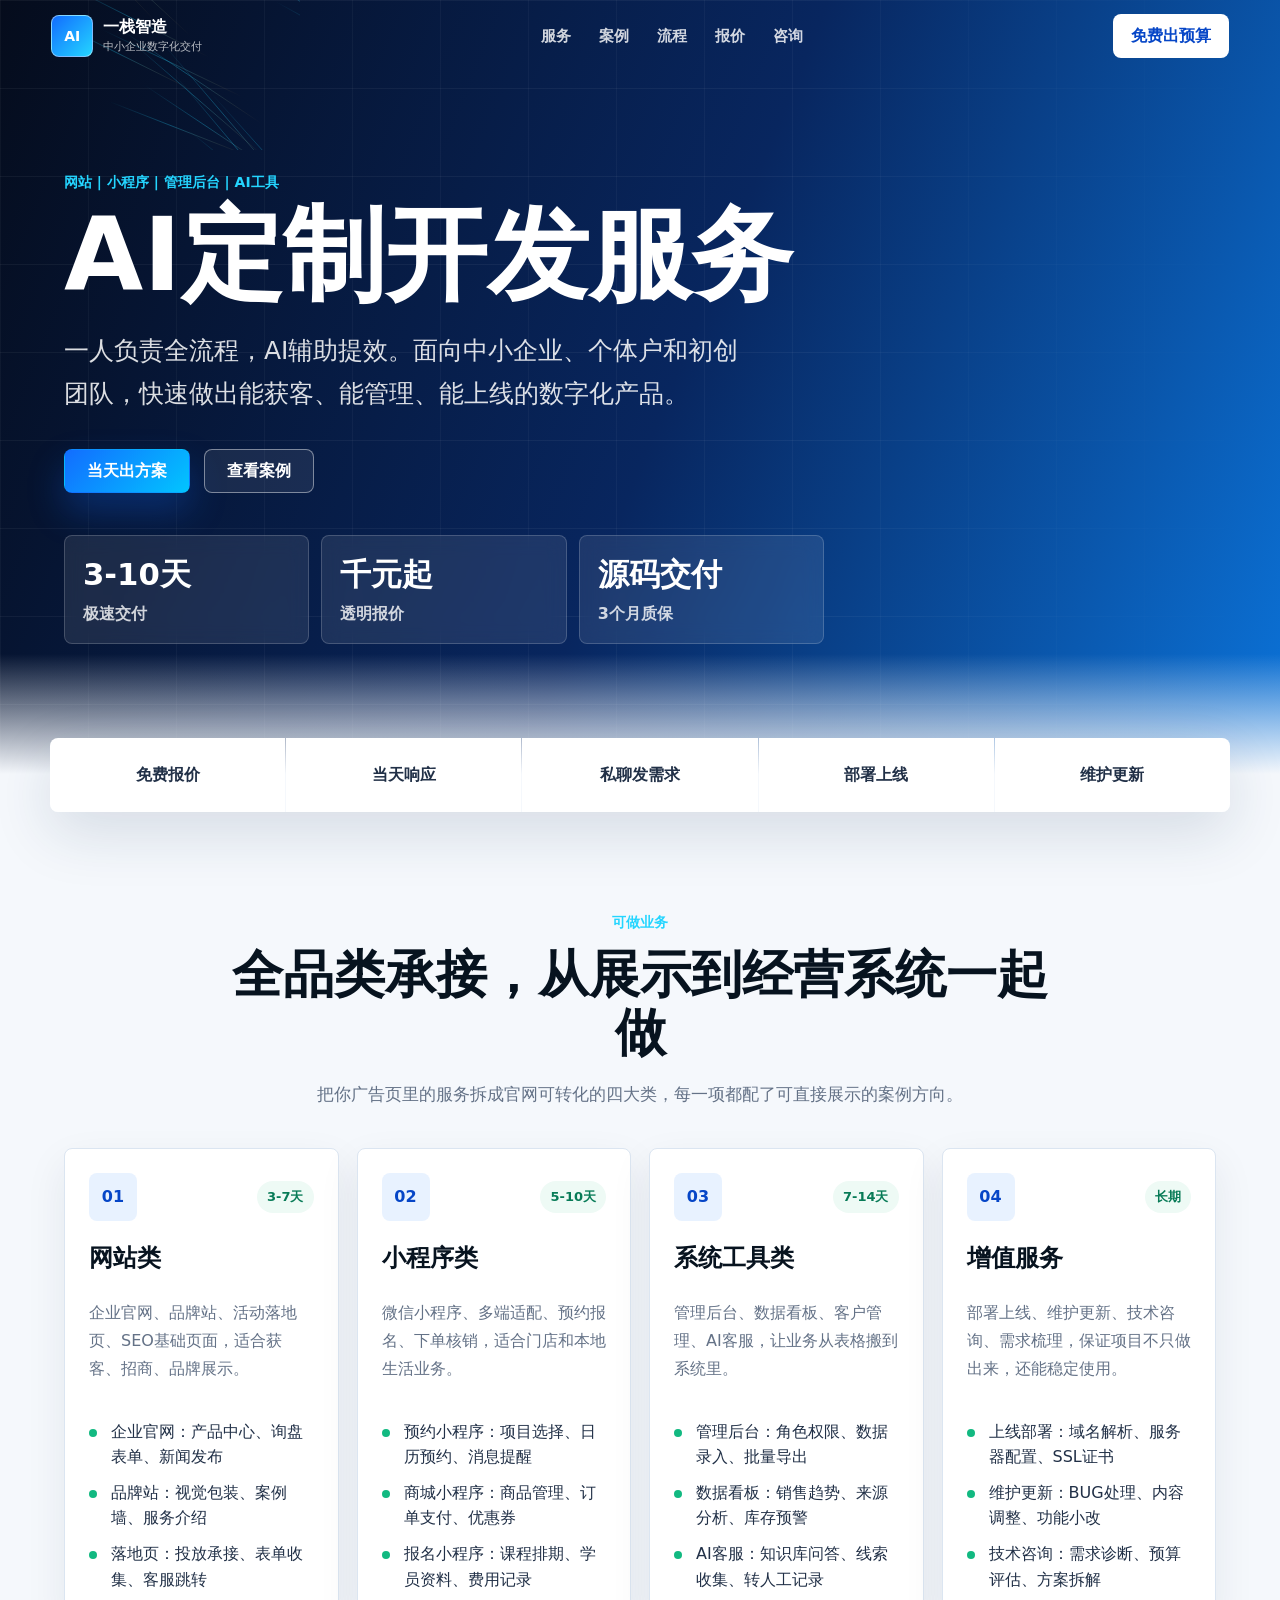
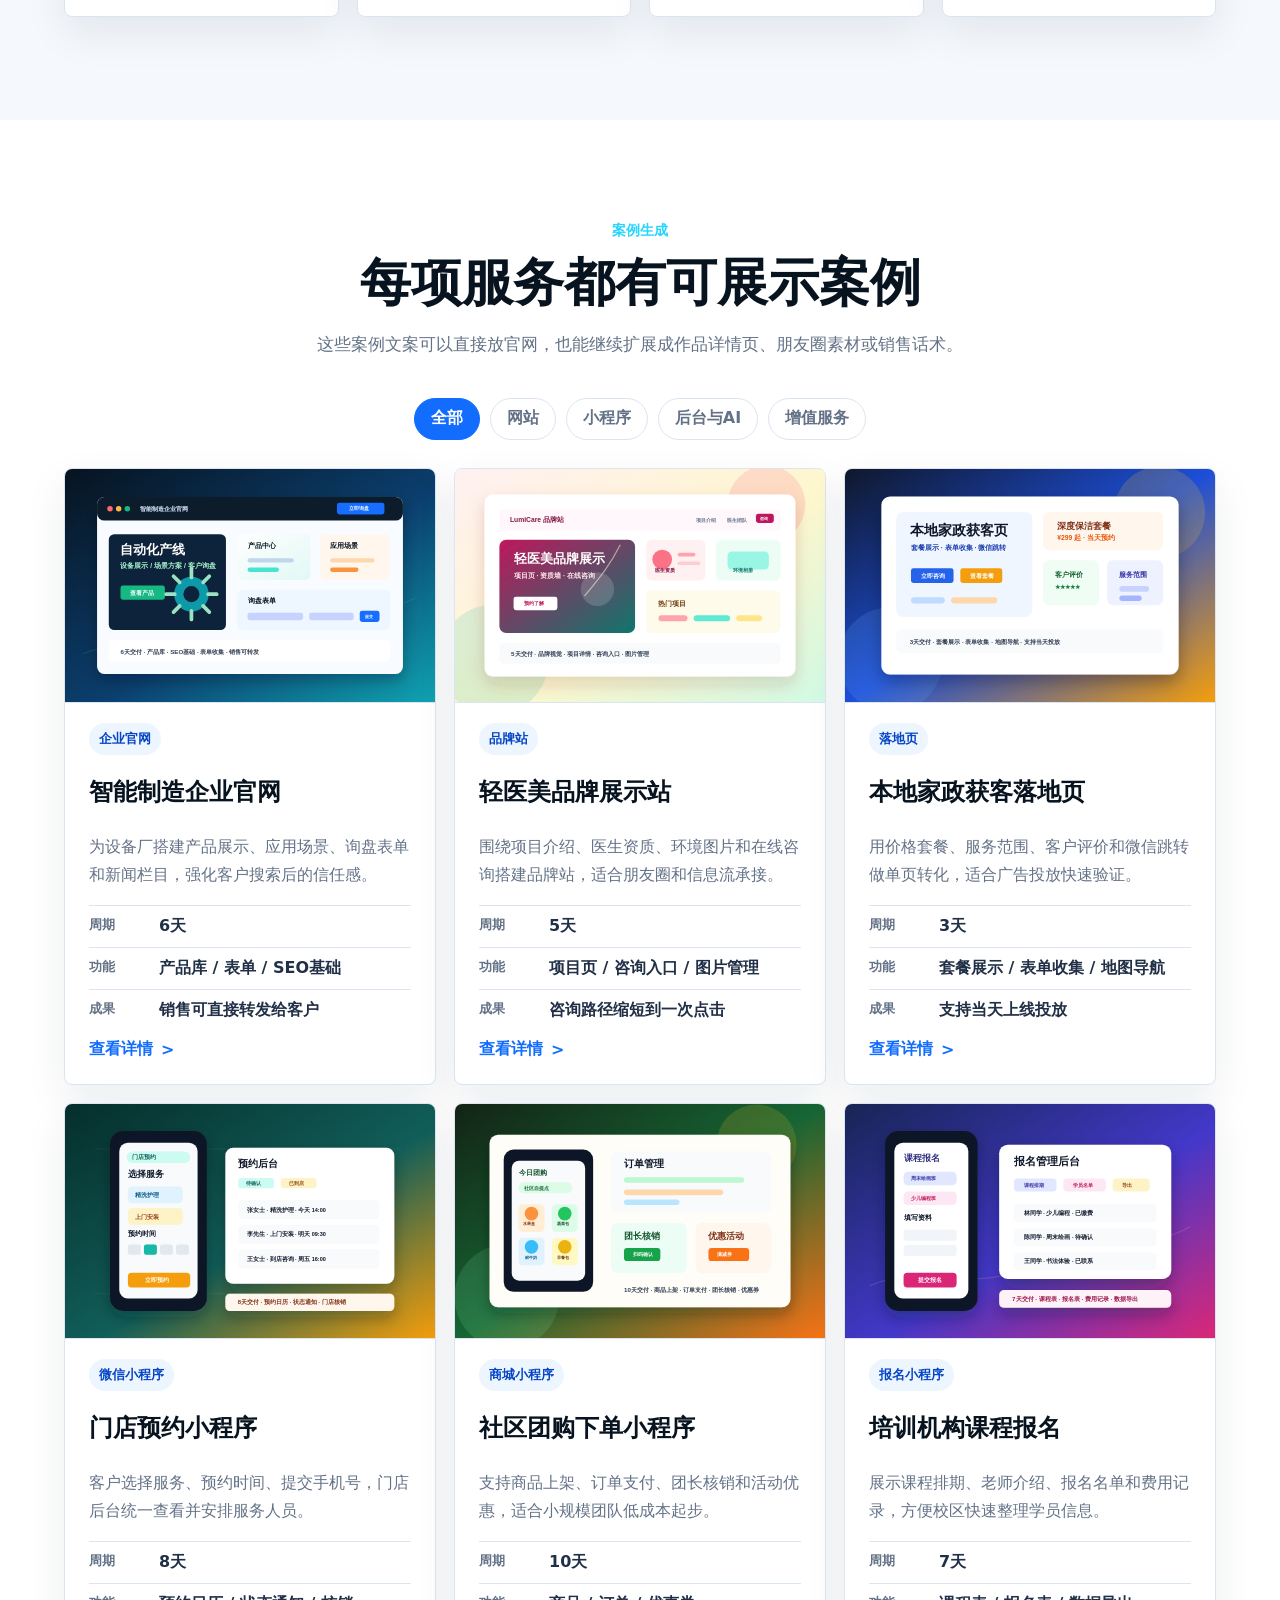
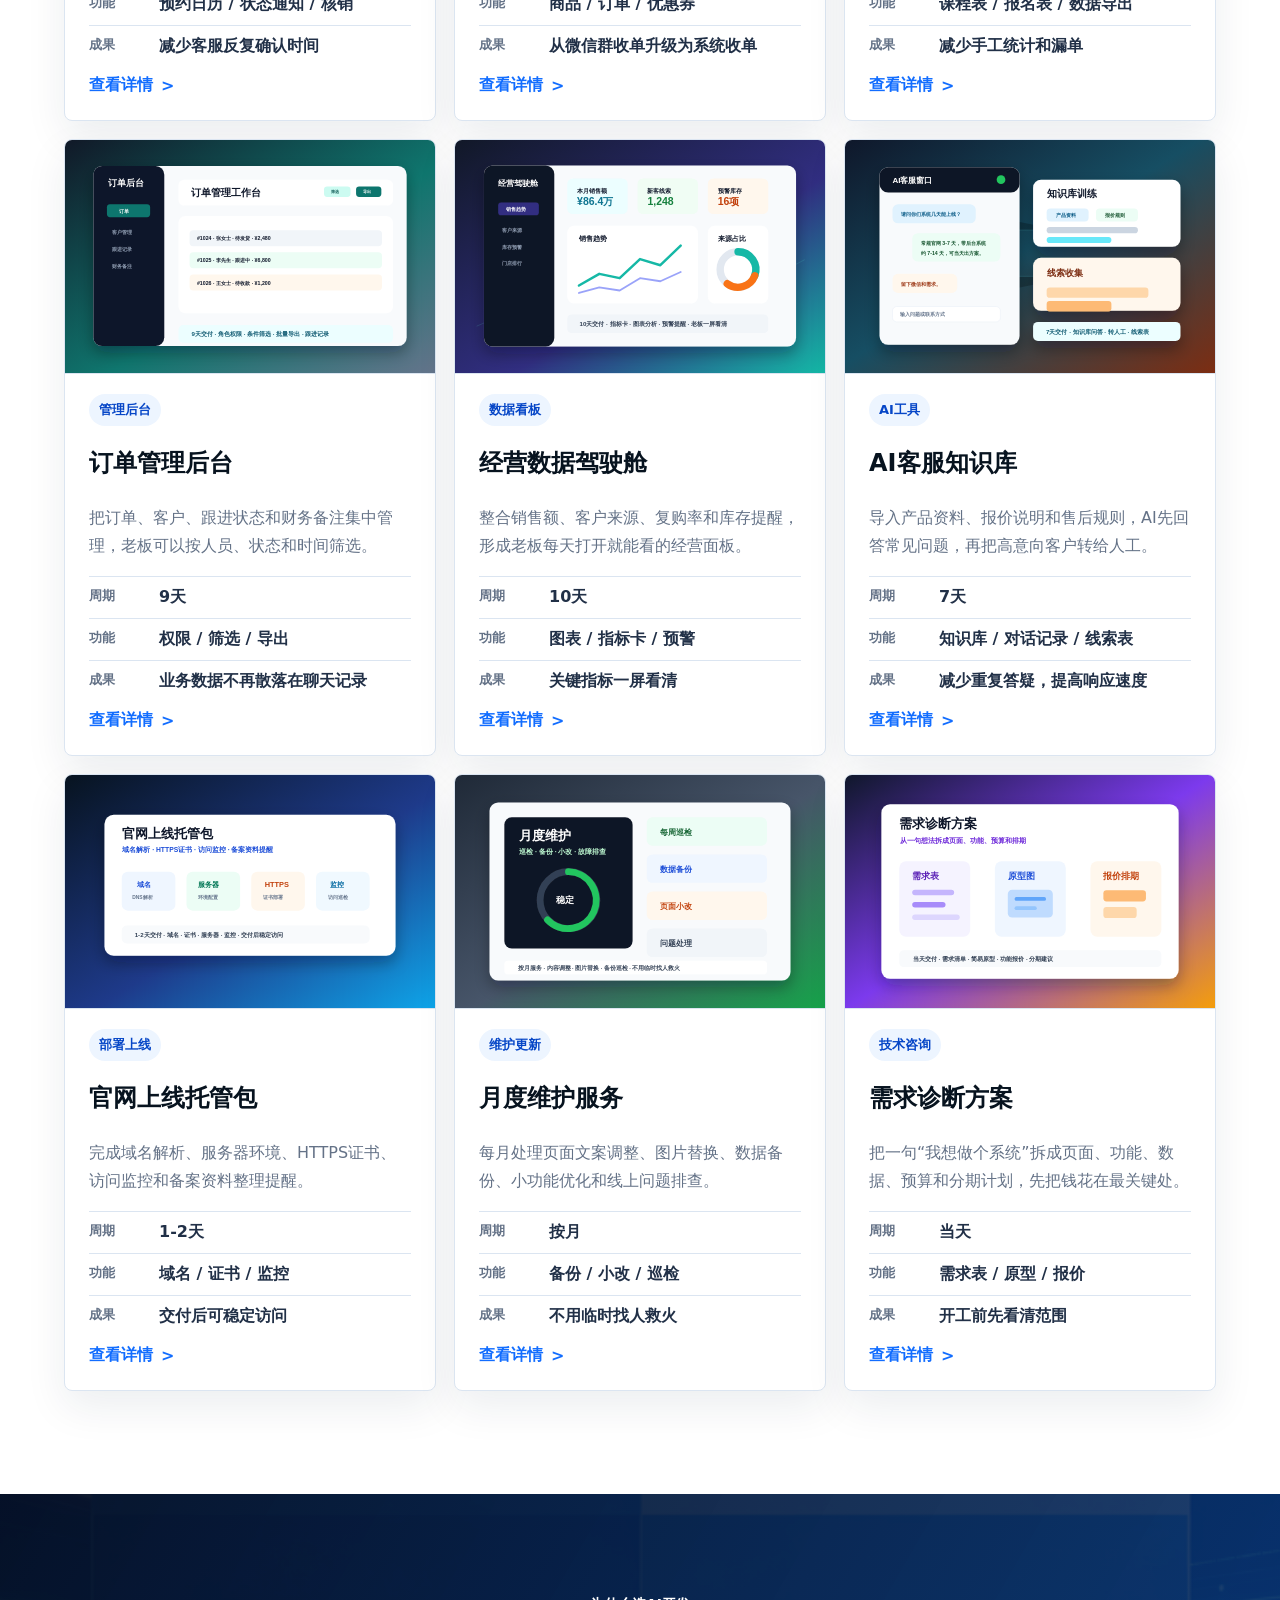
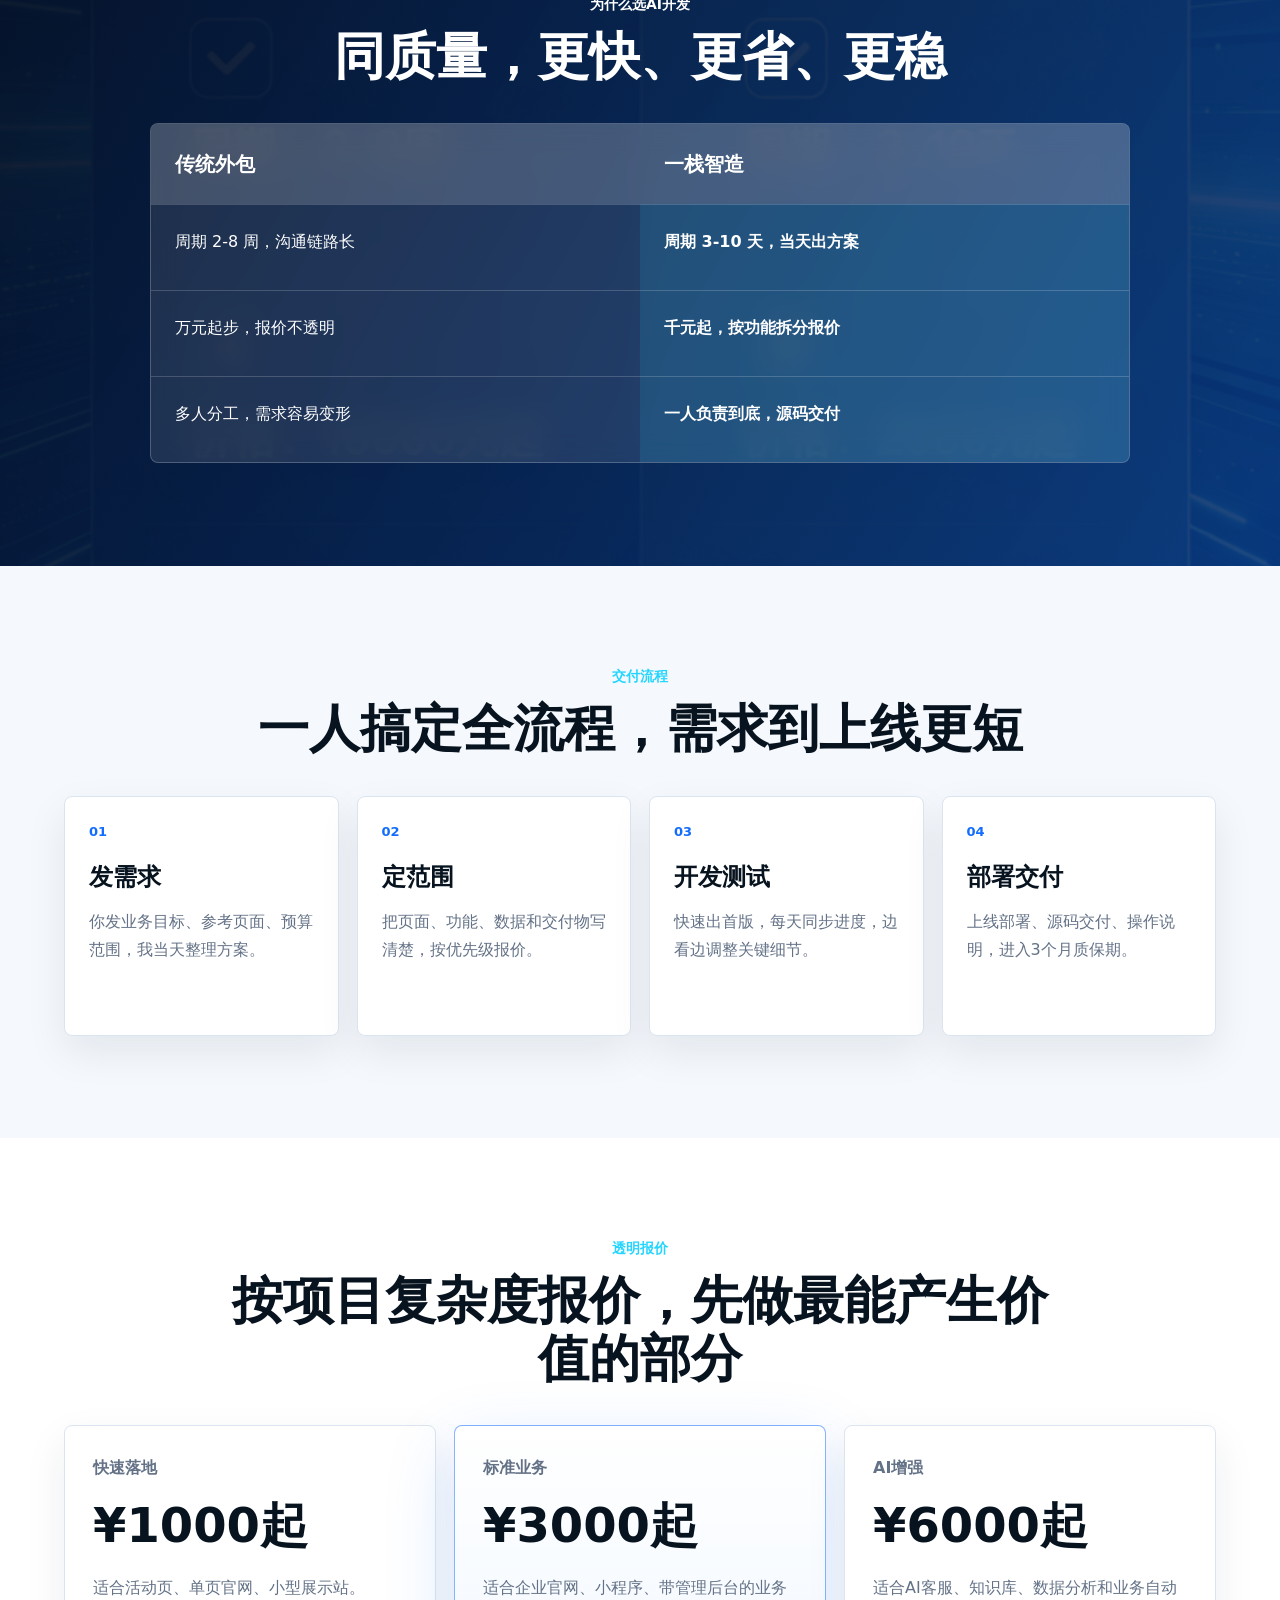
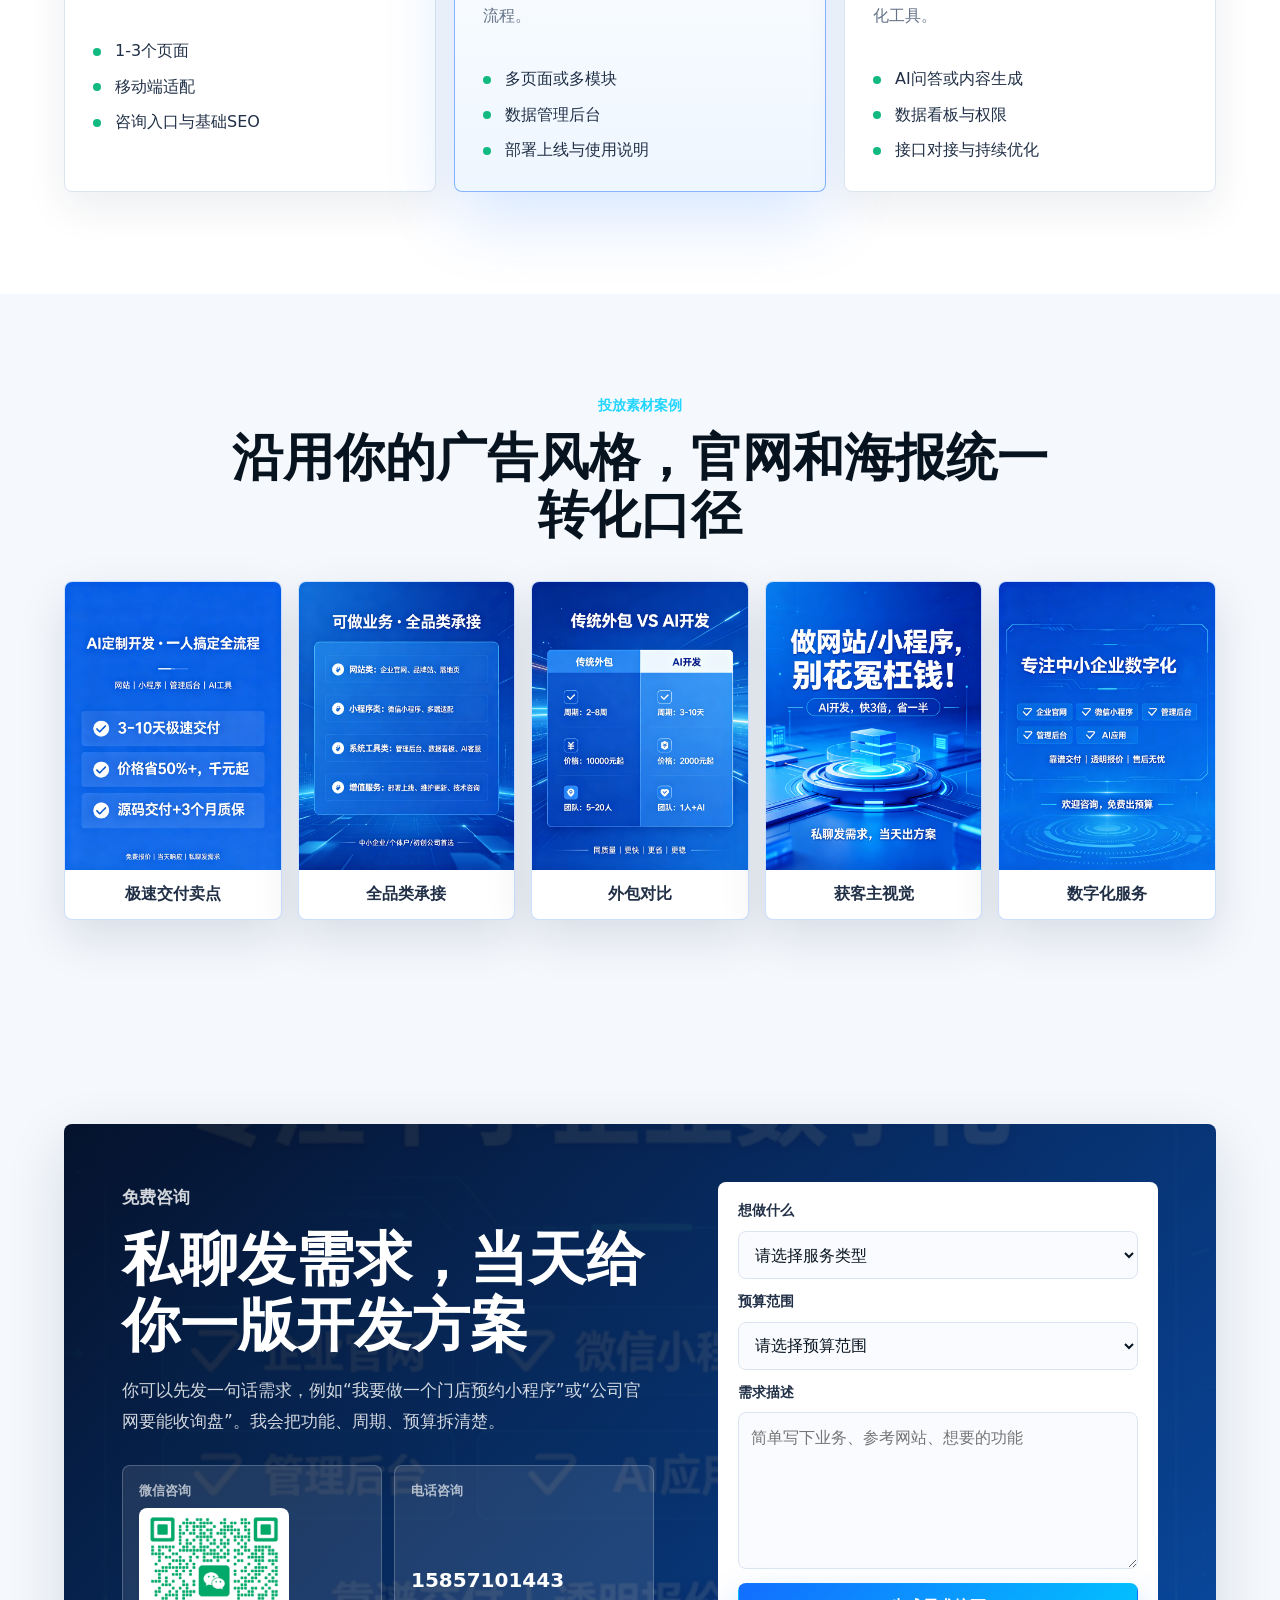
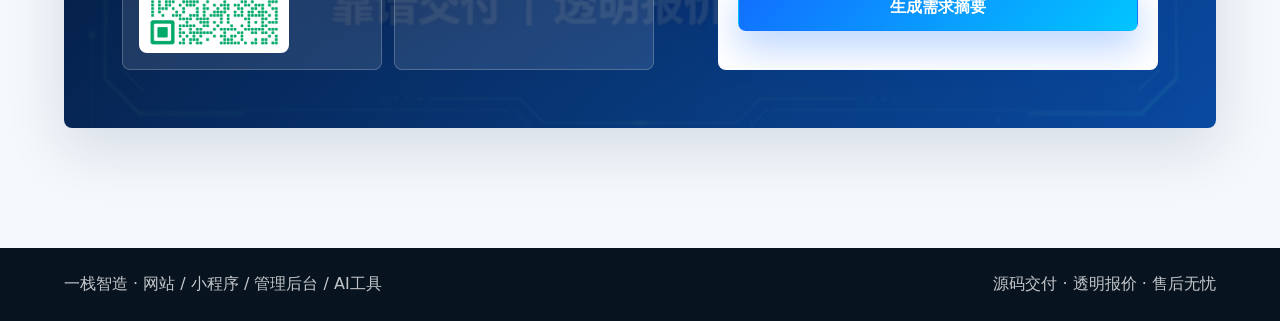
<file: index.html>
<!doctype html>
<html lang="zh-CN">
  <head>
    <meta charset="UTF-8" />
    <meta name="viewport" content="width=device-width, initial-scale=1.0" />
    <title>一栈智造 | 网站、小程序、后台与AI工具定制</title>
    <meta
      name="description"
      content="一栈智造专注中小企业数字化，承接企业官网、微信小程序、管理后台、数据看板与AI应用，3-10天交付，源码交付，3个月质保。"
    />
    <link rel="stylesheet" href="styles.css" />
  </head>
  <body>
    <header class="site-header" data-header>
      <a class="brand" href="#top" aria-label="一栈智造首页">
        <span class="brand-mark">AI</span>
        <span>
          <strong>一栈智造</strong>
          <small>中小企业数字化交付</small>
        </span>
      </a>
      <nav class="main-nav" aria-label="主导航">
        <a href="#services">服务</a>
        <a href="#cases">案例</a>
        <a href="#process">流程</a>
        <a href="#pricing">报价</a>
        <a href="#contact">咨询</a>
      </nav>
      <a class="header-cta" href="#contact">免费出预算</a>
      <button class="menu-toggle" type="button" aria-label="打开导航" aria-expanded="false" data-menu-toggle>
        <span></span>
        <span></span>
      </button>
    </header>

    <main id="top">
      <section class="hero" aria-labelledby="hero-title">
        <canvas class="hero-canvas" data-hero-canvas aria-hidden="true"></canvas>
        <div class="hero-overlay"></div>
        <div class="hero-content">
          <p class="eyebrow">网站 | 小程序 | 管理后台 | AI工具</p>
          <h1 id="hero-title">AI定制开发服务</h1>
          <p class="hero-copy">
            一人负责全流程，AI辅助提效。面向中小企业、个体户和初创团队，快速做出能获客、能管理、能上线的数字化产品。
          </p>
          <div class="hero-actions">
            <a class="btn primary" href="#contact">当天出方案</a>
            <a class="btn ghost" href="#cases">查看案例</a>
          </div>
          <div class="hero-stats" aria-label="核心优势">
            <span><strong>3-10天</strong>极速交付</span>
            <span><strong>千元起</strong>透明报价</span>
            <span><strong>源码交付</strong>3个月质保</span>
          </div>
        </div>
      </section>

      <section class="trust-strip" aria-label="服务承诺">
        <span>免费报价</span>
        <span>当天响应</span>
        <span>私聊发需求</span>
        <span>部署上线</span>
        <span>维护更新</span>
      </section>

      <section class="section services" id="services" aria-labelledby="services-title">
        <div class="section-heading">
          <p class="section-kicker">可做业务</p>
          <h2 id="services-title">全品类承接，从展示到经营系统一起做</h2>
          <p>把你广告页里的服务拆成官网可转化的四大类，每一项都配了可直接展示的案例方向。</p>
        </div>

        <div class="service-grid">
          <article class="service-card">
            <div class="service-top">
              <span class="service-icon">01</span>
              <span class="service-tag">3-7天</span>
            </div>
            <h3>网站类</h3>
            <p>企业官网、品牌站、活动落地页、SEO基础页面，适合获客、招商、品牌展示。</p>
            <ul>
              <li>企业官网：产品中心、询盘表单、新闻发布</li>
              <li>品牌站：视觉包装、案例墙、服务介绍</li>
              <li>落地页：投放承接、表单收集、客服跳转</li>
            </ul>
          </article>

          <article class="service-card">
            <div class="service-top">
              <span class="service-icon">02</span>
              <span class="service-tag">5-10天</span>
            </div>
            <h3>小程序类</h3>
            <p>微信小程序、多端适配、预约报名、下单核销，适合门店和本地生活业务。</p>
            <ul>
              <li>预约小程序：项目选择、日历预约、消息提醒</li>
              <li>商城小程序：商品管理、订单支付、优惠券</li>
              <li>报名小程序：课程排期、学员资料、费用记录</li>
            </ul>
          </article>

          <article class="service-card">
            <div class="service-top">
              <span class="service-icon">03</span>
              <span class="service-tag">7-14天</span>
            </div>
            <h3>系统工具类</h3>
            <p>管理后台、数据看板、客户管理、AI客服，让业务从表格搬到系统里。</p>
            <ul>
              <li>管理后台：角色权限、数据录入、批量导出</li>
              <li>数据看板：销售趋势、来源分析、库存预警</li>
              <li>AI客服：知识库问答、线索收集、转人工记录</li>
            </ul>
          </article>

          <article class="service-card">
            <div class="service-top">
              <span class="service-icon">04</span>
              <span class="service-tag">长期</span>
            </div>
            <h3>增值服务</h3>
            <p>部署上线、维护更新、技术咨询、需求梳理，保证项目不只做出来，还能稳定使用。</p>
            <ul>
              <li>上线部署：域名解析、服务器配置、SSL证书</li>
              <li>维护更新：BUG处理、内容调整、功能小改</li>
              <li>技术咨询：需求诊断、预算评估、方案拆解</li>
            </ul>
          </article>
        </div>
      </section>

      <section class="section cases" id="cases" aria-labelledby="cases-title">
        <div class="section-heading">
          <p class="section-kicker">案例生成</p>
          <h2 id="cases-title">每项服务都有可展示案例</h2>
          <p>这些案例文案可以直接放官网，也能继续扩展成作品详情页、朋友圈素材或销售话术。</p>
        </div>

        <div class="case-tabs" role="tablist" aria-label="案例分类">
          <button class="case-tab active" type="button" data-filter="all">全部</button>
          <button class="case-tab" type="button" data-filter="website">网站</button>
          <button class="case-tab" type="button" data-filter="miniapp">小程序</button>
          <button class="case-tab" type="button" data-filter="system">后台与AI</button>
          <button class="case-tab" type="button" data-filter="support">增值服务</button>
        </div>

        <div class="case-grid" data-case-grid>
          <a class="case-card" href="cases/smart-manufacturing-website.html" data-category="website">
            <img class="case-media" src="assets/cases/smart-manufacturing-website.svg" alt="智能制造企业官网界面案例图" loading="lazy" />
            <span class="case-kind">企业官网</span>
            <h3>智能制造企业官网</h3>
            <p>为设备厂搭建产品展示、应用场景、询盘表单和新闻栏目，强化客户搜索后的信任感。</p>
            <dl>
              <div><dt>周期</dt><dd>6天</dd></div>
              <div><dt>功能</dt><dd>产品库 / 表单 / SEO基础</dd></div>
              <div><dt>成果</dt><dd>销售可直接转发给客户</dd></div>
            </dl>
            <span class="case-link">查看详情</span>
          </a>

          <a class="case-card" href="cases/beauty-brand-site.html" data-category="website">
            <img class="case-media" src="assets/cases/beauty-brand-site.svg" alt="轻医美品牌展示站界面案例图" loading="lazy" />
            <span class="case-kind">品牌站</span>
            <h3>轻医美品牌展示站</h3>
            <p>围绕项目介绍、医生资质、环境图片和在线咨询搭建品牌站，适合朋友圈和信息流承接。</p>
            <dl>
              <div><dt>周期</dt><dd>5天</dd></div>
              <div><dt>功能</dt><dd>项目页 / 咨询入口 / 图片管理</dd></div>
              <div><dt>成果</dt><dd>咨询路径缩短到一次点击</dd></div>
            </dl>
            <span class="case-link">查看详情</span>
          </a>

          <a class="case-card" href="cases/home-services-landing.html" data-category="website">
            <img class="case-media" src="assets/cases/home-services-landing.svg" alt="本地家政获客落地页界面案例图" loading="lazy" />
            <span class="case-kind">落地页</span>
            <h3>本地家政获客落地页</h3>
            <p>用价格套餐、服务范围、客户评价和微信跳转做单页转化，适合广告投放快速验证。</p>
            <dl>
              <div><dt>周期</dt><dd>3天</dd></div>
              <div><dt>功能</dt><dd>套餐展示 / 表单收集 / 地图导航</dd></div>
              <div><dt>成果</dt><dd>支持当天上线投放</dd></div>
            </dl>
            <span class="case-link">查看详情</span>
          </a>

          <a class="case-card" href="cases/store-booking-miniapp.html" data-category="miniapp">
            <img class="case-media" src="assets/cases/store-booking-miniapp.svg" alt="门店预约小程序界面案例图" loading="lazy" />
            <span class="case-kind">微信小程序</span>
            <h3>门店预约小程序</h3>
            <p>客户选择服务、预约时间、提交手机号，门店后台统一查看并安排服务人员。</p>
            <dl>
              <div><dt>周期</dt><dd>8天</dd></div>
              <div><dt>功能</dt><dd>预约日历 / 状态通知 / 核销</dd></div>
              <div><dt>成果</dt><dd>减少客服反复确认时间</dd></div>
            </dl>
            <span class="case-link">查看详情</span>
          </a>

          <a class="case-card" href="cases/community-mall-miniapp.html" data-category="miniapp">
            <img class="case-media" src="assets/cases/community-mall-miniapp.svg" alt="社区团购小程序界面案例图" loading="lazy" />
            <span class="case-kind">商城小程序</span>
            <h3>社区团购下单小程序</h3>
            <p>支持商品上架、订单支付、团长核销和活动优惠，适合小规模团队低成本起步。</p>
            <dl>
              <div><dt>周期</dt><dd>10天</dd></div>
              <div><dt>功能</dt><dd>商品 / 订单 / 优惠券</dd></div>
              <div><dt>成果</dt><dd>从微信群收单升级为系统收单</dd></div>
            </dl>
            <span class="case-link">查看详情</span>
          </a>

          <a class="case-card" href="cases/training-registration-miniapp.html" data-category="miniapp">
            <img class="case-media" src="assets/cases/training-registration-miniapp.svg" alt="培训机构课程报名小程序界面案例图" loading="lazy" />
            <span class="case-kind">报名小程序</span>
            <h3>培训机构课程报名</h3>
            <p>展示课程排期、老师介绍、报名名单和费用记录，方便校区快速整理学员信息。</p>
            <dl>
              <div><dt>周期</dt><dd>7天</dd></div>
              <div><dt>功能</dt><dd>课程表 / 报名表 / 数据导出</dd></div>
              <div><dt>成果</dt><dd>减少手工统计和漏单</dd></div>
            </dl>
            <span class="case-link">查看详情</span>
          </a>

          <a class="case-card" href="cases/order-management-admin.html" data-category="system">
            <img class="case-media" src="assets/cases/order-management-admin.svg" alt="订单管理后台界面案例图" loading="lazy" />
            <span class="case-kind">管理后台</span>
            <h3>订单管理后台</h3>
            <p>把订单、客户、跟进状态和财务备注集中管理，老板可以按人员、状态和时间筛选。</p>
            <dl>
              <div><dt>周期</dt><dd>9天</dd></div>
              <div><dt>功能</dt><dd>权限 / 筛选 / 导出</dd></div>
              <div><dt>成果</dt><dd>业务数据不再散落在聊天记录</dd></div>
            </dl>
            <span class="case-link">查看详情</span>
          </a>

          <a class="case-card" href="cases/operations-dashboard.html" data-category="system">
            <img class="case-media" src="assets/cases/operations-dashboard.svg" alt="经营数据驾驶舱界面案例图" loading="lazy" />
            <span class="case-kind">数据看板</span>
            <h3>经营数据驾驶舱</h3>
            <p>整合销售额、客户来源、复购率和库存提醒，形成老板每天打开就能看的经营面板。</p>
            <dl>
              <div><dt>周期</dt><dd>10天</dd></div>
              <div><dt>功能</dt><dd>图表 / 指标卡 / 预警</dd></div>
              <div><dt>成果</dt><dd>关键指标一屏看清</dd></div>
            </dl>
            <span class="case-link">查看详情</span>
          </a>

          <a class="case-card" href="cases/ai-support-agent.html" data-category="system">
            <img class="case-media" src="assets/cases/ai-support-agent.svg" alt="AI客服知识库界面案例图" loading="lazy" />
            <span class="case-kind">AI工具</span>
            <h3>AI客服知识库</h3>
            <p>导入产品资料、报价说明和售后规则，AI先回答常见问题，再把高意向客户转给人工。</p>
            <dl>
              <div><dt>周期</dt><dd>7天</dd></div>
              <div><dt>功能</dt><dd>知识库 / 对话记录 / 线索表</dd></div>
              <div><dt>成果</dt><dd>减少重复答疑，提高响应速度</dd></div>
            </dl>
            <span class="case-link">查看详情</span>
          </a>

          <a class="case-card" href="cases/website-hosting-launch.html" data-category="support">
            <img class="case-media" src="assets/cases/website-hosting-launch.svg" alt="官网上线托管包界面案例图" loading="lazy" />
            <span class="case-kind">部署上线</span>
            <h3>官网上线托管包</h3>
            <p>完成域名解析、服务器环境、HTTPS证书、访问监控和备案资料整理提醒。</p>
            <dl>
              <div><dt>周期</dt><dd>1-2天</dd></div>
              <div><dt>功能</dt><dd>域名 / 证书 / 监控</dd></div>
              <div><dt>成果</dt><dd>交付后可稳定访问</dd></div>
            </dl>
            <span class="case-link">查看详情</span>
          </a>

          <a class="case-card" href="cases/monthly-maintenance.html" data-category="support">
            <img class="case-media" src="assets/cases/monthly-maintenance.svg" alt="月度维护服务界面案例图" loading="lazy" />
            <span class="case-kind">维护更新</span>
            <h3>月度维护服务</h3>
            <p>每月处理页面文案调整、图片替换、数据备份、小功能优化和线上问题排查。</p>
            <dl>
              <div><dt>周期</dt><dd>按月</dd></div>
              <div><dt>功能</dt><dd>备份 / 小改 / 巡检</dd></div>
              <div><dt>成果</dt><dd>不用临时找人救火</dd></div>
            </dl>
            <span class="case-link">查看详情</span>
          </a>

          <a class="case-card" href="cases/requirement-diagnosis.html" data-category="support">
            <img class="case-media" src="assets/cases/requirement-diagnosis.svg" alt="需求诊断方案界面案例图" loading="lazy" />
            <span class="case-kind">技术咨询</span>
            <h3>需求诊断方案</h3>
            <p>把一句“我想做个系统”拆成页面、功能、数据、预算和分期计划，先把钱花在最关键处。</p>
            <dl>
              <div><dt>周期</dt><dd>当天</dd></div>
              <div><dt>功能</dt><dd>需求表 / 原型 / 报价</dd></div>
              <div><dt>成果</dt><dd>开工前先看清范围</dd></div>
            </dl>
            <span class="case-link">查看详情</span>
          </a>
        </div>
      </section>

      <section class="section comparison" aria-labelledby="compare-title">
        <div class="section-heading">
          <p class="section-kicker">为什么选AI开发</p>
          <h2 id="compare-title">同质量，更快、更省、更稳</h2>
        </div>
        <div class="compare-table" role="table" aria-label="传统外包和AI开发对比">
          <div class="compare-head" role="row">
            <span role="columnheader">传统外包</span>
            <span role="columnheader">一栈智造</span>
          </div>
          <div role="row">
            <span role="cell">周期 2-8 周，沟通链路长</span>
            <strong role="cell">周期 3-10 天，当天出方案</strong>
          </div>
          <div role="row">
            <span role="cell">万元起步，报价不透明</span>
            <strong role="cell">千元起，按功能拆分报价</strong>
          </div>
          <div role="row">
            <span role="cell">多人分工，需求容易变形</span>
            <strong role="cell">一人负责到底，源码交付</strong>
          </div>
        </div>
      </section>

      <section class="section process" id="process" aria-labelledby="process-title">
        <div class="section-heading">
          <p class="section-kicker">交付流程</p>
          <h2 id="process-title">一人搞定全流程，需求到上线更短</h2>
        </div>
        <div class="timeline">
          <article>
            <span>01</span>
            <h3>发需求</h3>
            <p>你发业务目标、参考页面、预算范围，我当天整理方案。</p>
          </article>
          <article>
            <span>02</span>
            <h3>定范围</h3>
            <p>把页面、功能、数据和交付物写清楚，按优先级报价。</p>
          </article>
          <article>
            <span>03</span>
            <h3>开发测试</h3>
            <p>快速出首版，每天同步进度，边看边调整关键细节。</p>
          </article>
          <article>
            <span>04</span>
            <h3>部署交付</h3>
            <p>上线部署、源码交付、操作说明，进入3个月质保期。</p>
          </article>
        </div>
      </section>

      <section class="section pricing" id="pricing" aria-labelledby="pricing-title">
        <div class="section-heading">
          <p class="section-kicker">透明报价</p>
          <h2 id="pricing-title">按项目复杂度报价，先做最能产生价值的部分</h2>
        </div>
        <div class="pricing-grid">
          <article class="price-card">
            <p class="plan">快速落地</p>
            <h3>¥1000起</h3>
            <p>适合活动页、单页官网、小型展示站。</p>
            <ul>
              <li>1-3个页面</li>
              <li>移动端适配</li>
              <li>咨询入口与基础SEO</li>
            </ul>
          </article>
          <article class="price-card featured">
            <p class="plan">标准业务</p>
            <h3>¥3000起</h3>
            <p>适合企业官网、小程序、带管理后台的业务流程。</p>
            <ul>
              <li>多页面或多模块</li>
              <li>数据管理后台</li>
              <li>部署上线与使用说明</li>
            </ul>
          </article>
          <article class="price-card">
            <p class="plan">AI增强</p>
            <h3>¥6000起</h3>
            <p>适合AI客服、知识库、数据分析和业务自动化工具。</p>
            <ul>
              <li>AI问答或内容生成</li>
              <li>数据看板与权限</li>
              <li>接口对接与持续优化</li>
            </ul>
          </article>
        </div>
      </section>

      <section class="section poster-section" aria-labelledby="poster-title">
        <div class="section-heading">
          <p class="section-kicker">投放素材案例</p>
          <h2 id="poster-title">沿用你的广告风格，官网和海报统一转化口径</h2>
        </div>
        <div class="poster-rail" aria-label="广告页面展示">
          <figure>
            <img src="assets/poster-fast-delivery.png" alt="AI定制开发极速交付广告页" loading="lazy" />
            <figcaption>极速交付卖点</figcaption>
          </figure>
          <figure>
            <img src="assets/poster-services.png" alt="全品类业务承接广告页" loading="lazy" />
            <figcaption>全品类承接</figcaption>
          </figure>
          <figure>
            <img src="assets/poster-compare.png" alt="传统外包对比AI开发广告页" loading="lazy" />
            <figcaption>外包对比</figcaption>
          </figure>
          <figure>
            <img src="assets/poster-hero.png" alt="网站小程序开发宣传广告页" loading="lazy" />
            <figcaption>获客主视觉</figcaption>
          </figure>
          <figure>
            <img src="assets/poster-digital.png" alt="中小企业数字化广告页" loading="lazy" />
            <figcaption>数字化服务</figcaption>
          </figure>
        </div>
      </section>

      <section class="section contact" id="contact" aria-labelledby="contact-title">
        <div class="contact-panel">
          <div>
            <p class="section-kicker">免费咨询</p>
            <h2 id="contact-title">私聊发需求，当天给你一版开发方案</h2>
            <p>
              你可以先发一句话需求，例如“我要做一个门店预约小程序”或“公司官网要能收询盘”。我会把功能、周期、预算拆清楚。
            </p>
            <div class="contact-methods">
              <div class="copy-card qr-card">
                <span>微信咨询</span>
                <img src="assets/wechat-qr.png" alt="微信扫码咨询" style="max-width: 150px; border-radius: 8px;" />
              </div>
              <a class="copy-card" href="tel:15857101443">
                <span>电话咨询</span>
                <strong>15857101443</strong>
              </a>
            </div>
          </div>

          <form class="lead-form" data-lead-form>
            <label>
              <span>想做什么</span>
              <select name="type" required>
                <option value="">请选择服务类型</option>
                <option>企业官网 / 品牌站</option>
                <option>微信小程序</option>
                <option>管理后台 / 数据看板</option>
                <option>AI客服 / AI工具</option>
                <option>部署维护 / 技术咨询</option>
              </select>
            </label>
            <label>
              <span>预算范围</span>
              <select name="budget" required>
                <option value="">请选择预算范围</option>
                <option>1000-3000元</option>
                <option>3000-6000元</option>
                <option>6000-10000元</option>
                <option>10000元以上</option>
              </select>
            </label>
            <label>
              <span>需求描述</span>
              <textarea name="message" rows="5" placeholder="简单写下业务、参考网站、想要的功能"></textarea>
            </label>
            <button class="btn primary wide" type="submit">生成需求摘要</button>
            <output class="form-result" data-form-result></output>
          </form>
        </div>
      </section>
    </main>

    <footer class="site-footer">
      <p>一栈智造 · 网站 / 小程序 / 管理后台 / AI工具</p>
      <p>源码交付 · 透明报价 · 售后无忧</p>
    </footer>

    <div class="mobile-cta" aria-label="移动端咨询入口">
      <a href="#contact">免费出预算</a>
      <a href="#cases">看案例</a>
    </div>

    <script src="script.js"></script>
  </body>
</html>
</file>
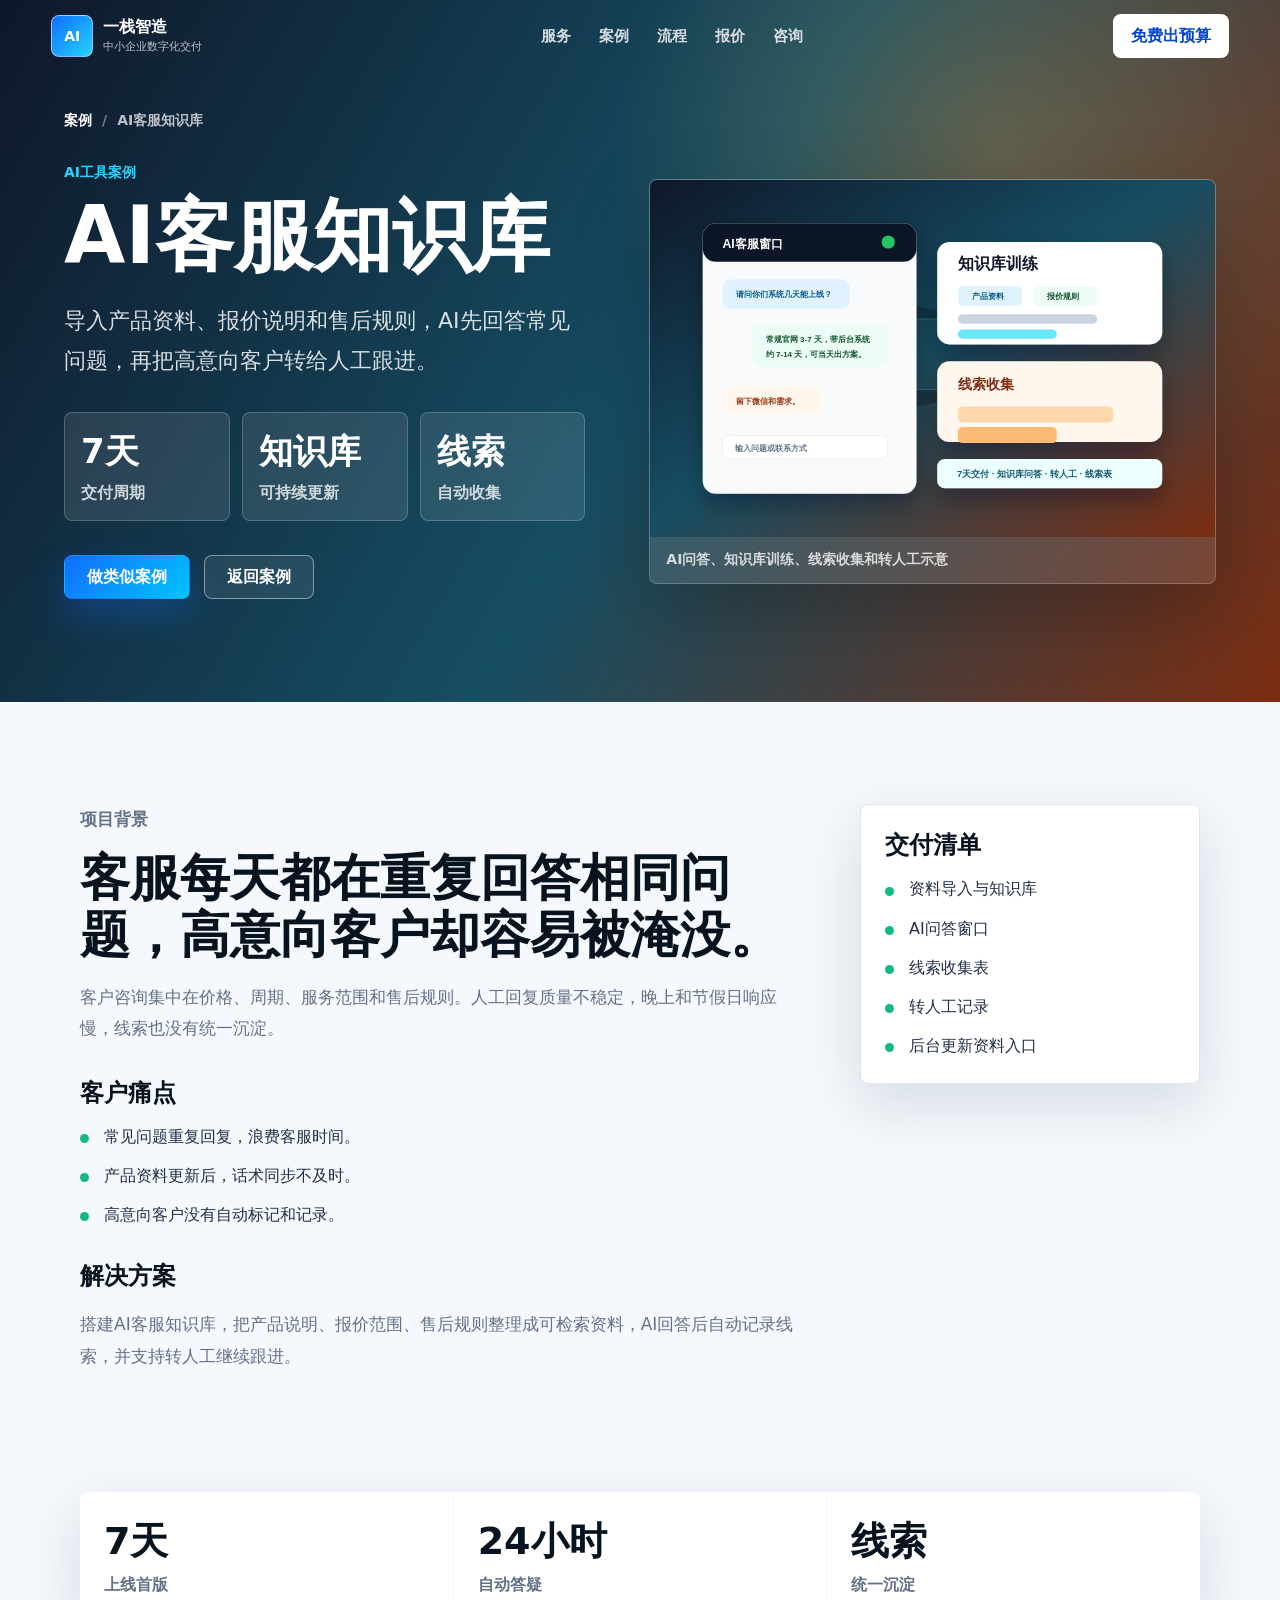
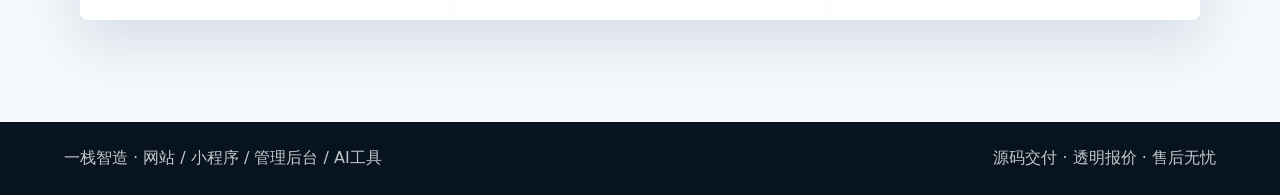
<file: cases/ai-support-agent.html>
<!doctype html>
<html lang="zh-CN">
  <head>
    <meta charset="UTF-8" />
    <meta name="viewport" content="width=device-width, initial-scale=1.0" />
    <title>AI客服知识库案例 | 一栈智造</title>
    <meta name="description" content="一栈智造AI工具案例：7天完成AI客服知识库，包含资料导入、自动问答、线索收集和转人工。" />
    <link rel="stylesheet" href="../styles.css" />
  </head>
  <body class="case-detail-page">
    <header class="site-header" data-header>
      <a class="brand" href="../index.html#top" aria-label="一栈智造首页">
        <span class="brand-mark">AI</span>
        <span><strong>一栈智造</strong><small>中小企业数字化交付</small></span>
      </a>
      <nav class="main-nav" aria-label="主导航">
        <a href="../index.html#services">服务</a>
        <a href="../index.html#cases">案例</a>
        <a href="../index.html#process">流程</a>
        <a href="../index.html#pricing">报价</a>
        <a href="../index.html#contact">咨询</a>
      </nav>
      <a class="header-cta" href="../index.html#contact">免费出预算</a>
      <button class="menu-toggle" type="button" aria-label="打开导航" aria-expanded="false" data-menu-toggle><span></span><span></span></button>
    </header>

    <main id="top">
      <section class="case-hero case-hero-ai">
        <div class="case-breadcrumb"><a href="../index.html#cases">案例</a><span>AI客服知识库</span></div>
        <div class="case-hero-grid">
          <div>
            <p class="eyebrow">AI工具案例</p>
            <h1>AI客服知识库</h1>
            <p class="case-lead">导入产品资料、报价说明和售后规则，AI先回答常见问题，再把高意向客户转给人工跟进。</p>
            <div class="case-meta">
              <span><strong>7天</strong>交付周期</span>
              <span><strong>知识库</strong>可持续更新</span>
              <span><strong>线索</strong>自动收集</span>
            </div>
            <div class="hero-actions">
              <a class="btn primary" href="../index.html#contact">做类似案例</a>
              <a class="btn ghost" href="../index.html#cases">返回案例</a>
            </div>
          </div>
          <figure class="case-visual">
            <img src="../assets/cases/ai-support-agent.svg" alt="AI客服知识库案例图" />
            <figcaption>AI问答、知识库训练、线索收集和转人工示意</figcaption>
          </figure>
        </div>
      </section>

      <section class="case-detail-section">
        <div class="case-detail-layout">
          <article class="case-story">
            <p class="section-kicker">项目背景</p>
            <h2>客服每天都在重复回答相同问题，高意向客户却容易被淹没。</h2>
            <p>客户咨询集中在价格、周期、服务范围和售后规则。人工回复质量不稳定，晚上和节假日响应慢，线索也没有统一沉淀。</p>
            <h3>客户痛点</h3>
            <ul class="feature-list">
              <li>常见问题重复回复，浪费客服时间。</li>
              <li>产品资料更新后，话术同步不及时。</li>
              <li>高意向客户没有自动标记和记录。</li>
            </ul>
            <h3>解决方案</h3>
            <p>搭建AI客服知识库，把产品说明、报价范围、售后规则整理成可检索资料，AI回答后自动记录线索，并支持转人工继续跟进。</p>
          </article>

          <aside class="case-side-panel">
            <h3>交付清单</h3>
            <ul>
              <li>资料导入与知识库</li>
              <li>AI问答窗口</li>
              <li>线索收集表</li>
              <li>转人工记录</li>
              <li>后台更新资料入口</li>
            </ul>
          </aside>
        </div>
      </section>

      <section class="section case-results">
        <div class="result-strip">
          <span><strong>7天</strong>上线首版</span>
          <span><strong>24小时</strong>自动答疑</span>
          <span><strong>线索</strong>统一沉淀</span>
        </div>
      </section>
    </main>

    <footer class="site-footer">
      <p>一栈智造 · 网站 / 小程序 / 管理后台 / AI工具</p>
      <p>源码交付 · 透明报价 · 售后无忧</p>
    </footer>
    <script src="../script.js"></script>
  </body>
</html>
</file>
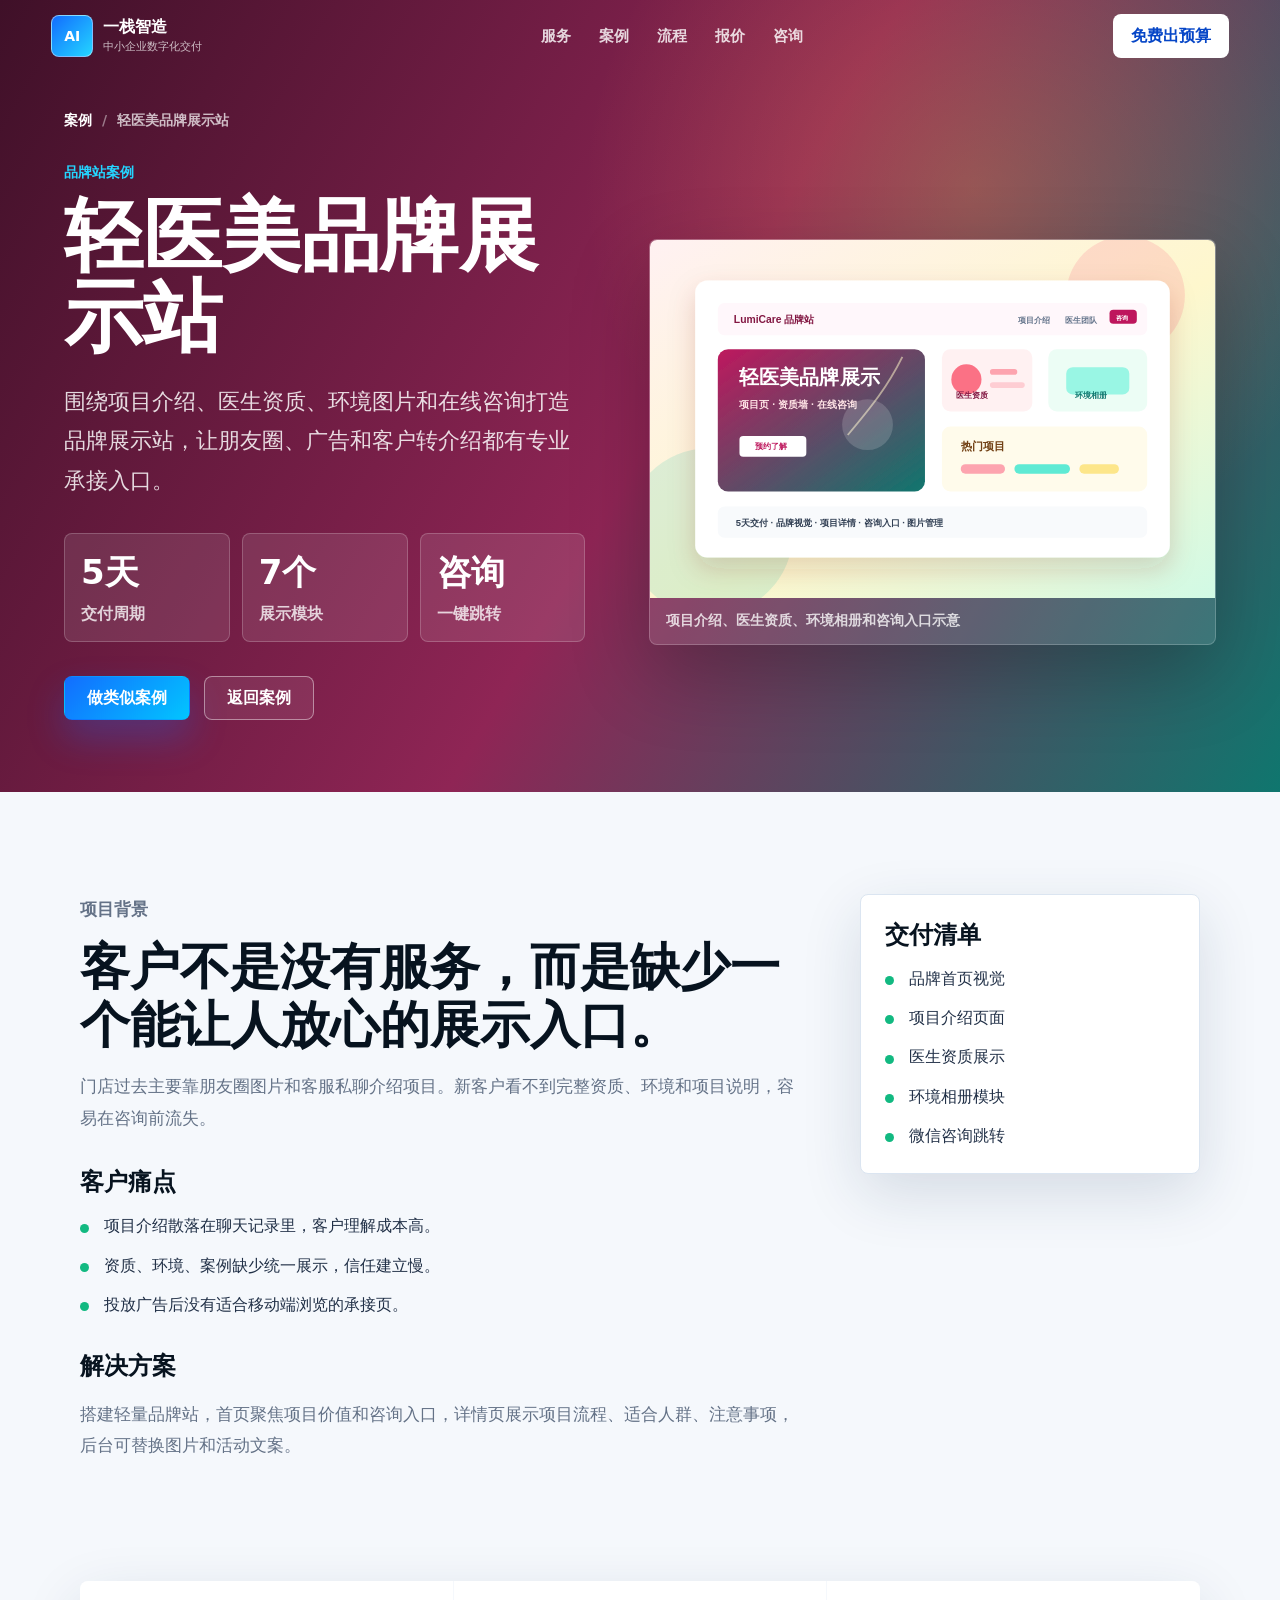
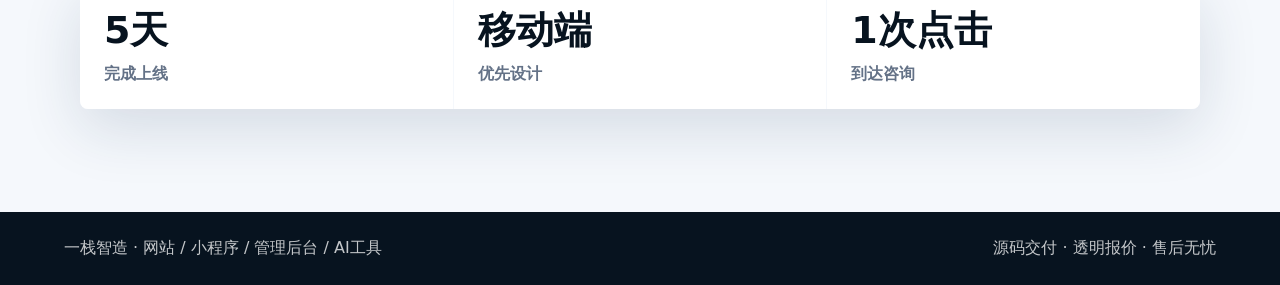
<file: cases/beauty-brand-site.html>
<!doctype html>
<html lang="zh-CN">
  <head>
    <meta charset="UTF-8" />
    <meta name="viewport" content="width=device-width, initial-scale=1.0" />
    <title>轻医美品牌展示站案例 | 一栈智造</title>
    <meta name="description" content="一栈智造品牌站案例：5天完成轻医美品牌展示站，包含项目介绍、医生资质、环境相册和在线咨询入口。" />
    <link rel="stylesheet" href="../styles.css" />
  </head>
  <body class="case-detail-page">
    <header class="site-header" data-header>
      <a class="brand" href="../index.html#top" aria-label="一栈智造首页">
        <span class="brand-mark">AI</span>
        <span><strong>一栈智造</strong><small>中小企业数字化交付</small></span>
      </a>
      <nav class="main-nav" aria-label="主导航">
        <a href="../index.html#services">服务</a>
        <a href="../index.html#cases">案例</a>
        <a href="../index.html#process">流程</a>
        <a href="../index.html#pricing">报价</a>
        <a href="../index.html#contact">咨询</a>
      </nav>
      <a class="header-cta" href="../index.html#contact">免费出预算</a>
      <button class="menu-toggle" type="button" aria-label="打开导航" aria-expanded="false" data-menu-toggle><span></span><span></span></button>
    </header>

    <main id="top">
      <section class="case-hero case-hero-warm">
        <div class="case-breadcrumb"><a href="../index.html#cases">案例</a><span>轻医美品牌展示站</span></div>
        <div class="case-hero-grid">
          <div>
            <p class="eyebrow">品牌站案例</p>
            <h1>轻医美品牌展示站</h1>
            <p class="case-lead">围绕项目介绍、医生资质、环境图片和在线咨询打造品牌展示站，让朋友圈、广告和客户转介绍都有专业承接入口。</p>
            <div class="case-meta">
              <span><strong>5天</strong>交付周期</span>
              <span><strong>7个</strong>展示模块</span>
              <span><strong>咨询</strong>一键跳转</span>
            </div>
            <div class="hero-actions">
              <a class="btn primary" href="../index.html#contact">做类似案例</a>
              <a class="btn ghost" href="../index.html#cases">返回案例</a>
            </div>
          </div>
          <figure class="case-visual">
            <img src="../assets/cases/beauty-brand-site.svg" alt="轻医美品牌展示站案例图" />
            <figcaption>项目介绍、医生资质、环境相册和咨询入口示意</figcaption>
          </figure>
        </div>
      </section>

      <section class="case-detail-section">
        <div class="case-detail-layout">
          <article class="case-story">
            <p class="section-kicker">项目背景</p>
            <h2>客户不是没有服务，而是缺少一个能让人放心的展示入口。</h2>
            <p>门店过去主要靠朋友圈图片和客服私聊介绍项目。新客户看不到完整资质、环境和项目说明，容易在咨询前流失。</p>
            <h3>客户痛点</h3>
            <ul class="feature-list">
              <li>项目介绍散落在聊天记录里，客户理解成本高。</li>
              <li>资质、环境、案例缺少统一展示，信任建立慢。</li>
              <li>投放广告后没有适合移动端浏览的承接页。</li>
            </ul>
            <h3>解决方案</h3>
            <p>搭建轻量品牌站，首页聚焦项目价值和咨询入口，详情页展示项目流程、适合人群、注意事项，后台可替换图片和活动文案。</p>
          </article>

          <aside class="case-side-panel">
            <h3>交付清单</h3>
            <ul>
              <li>品牌首页视觉</li>
              <li>项目介绍页面</li>
              <li>医生资质展示</li>
              <li>环境相册模块</li>
              <li>微信咨询跳转</li>
            </ul>
          </aside>
        </div>
      </section>

      <section class="section case-results">
        <div class="result-strip">
          <span><strong>5天</strong>完成上线</span>
          <span><strong>移动端</strong>优先设计</span>
          <span><strong>1次点击</strong>到达咨询</span>
        </div>
      </section>
    </main>

    <footer class="site-footer">
      <p>一栈智造 · 网站 / 小程序 / 管理后台 / AI工具</p>
      <p>源码交付 · 透明报价 · 售后无忧</p>
    </footer>
    <script src="../script.js"></script>
  </body>
</html>
</file>
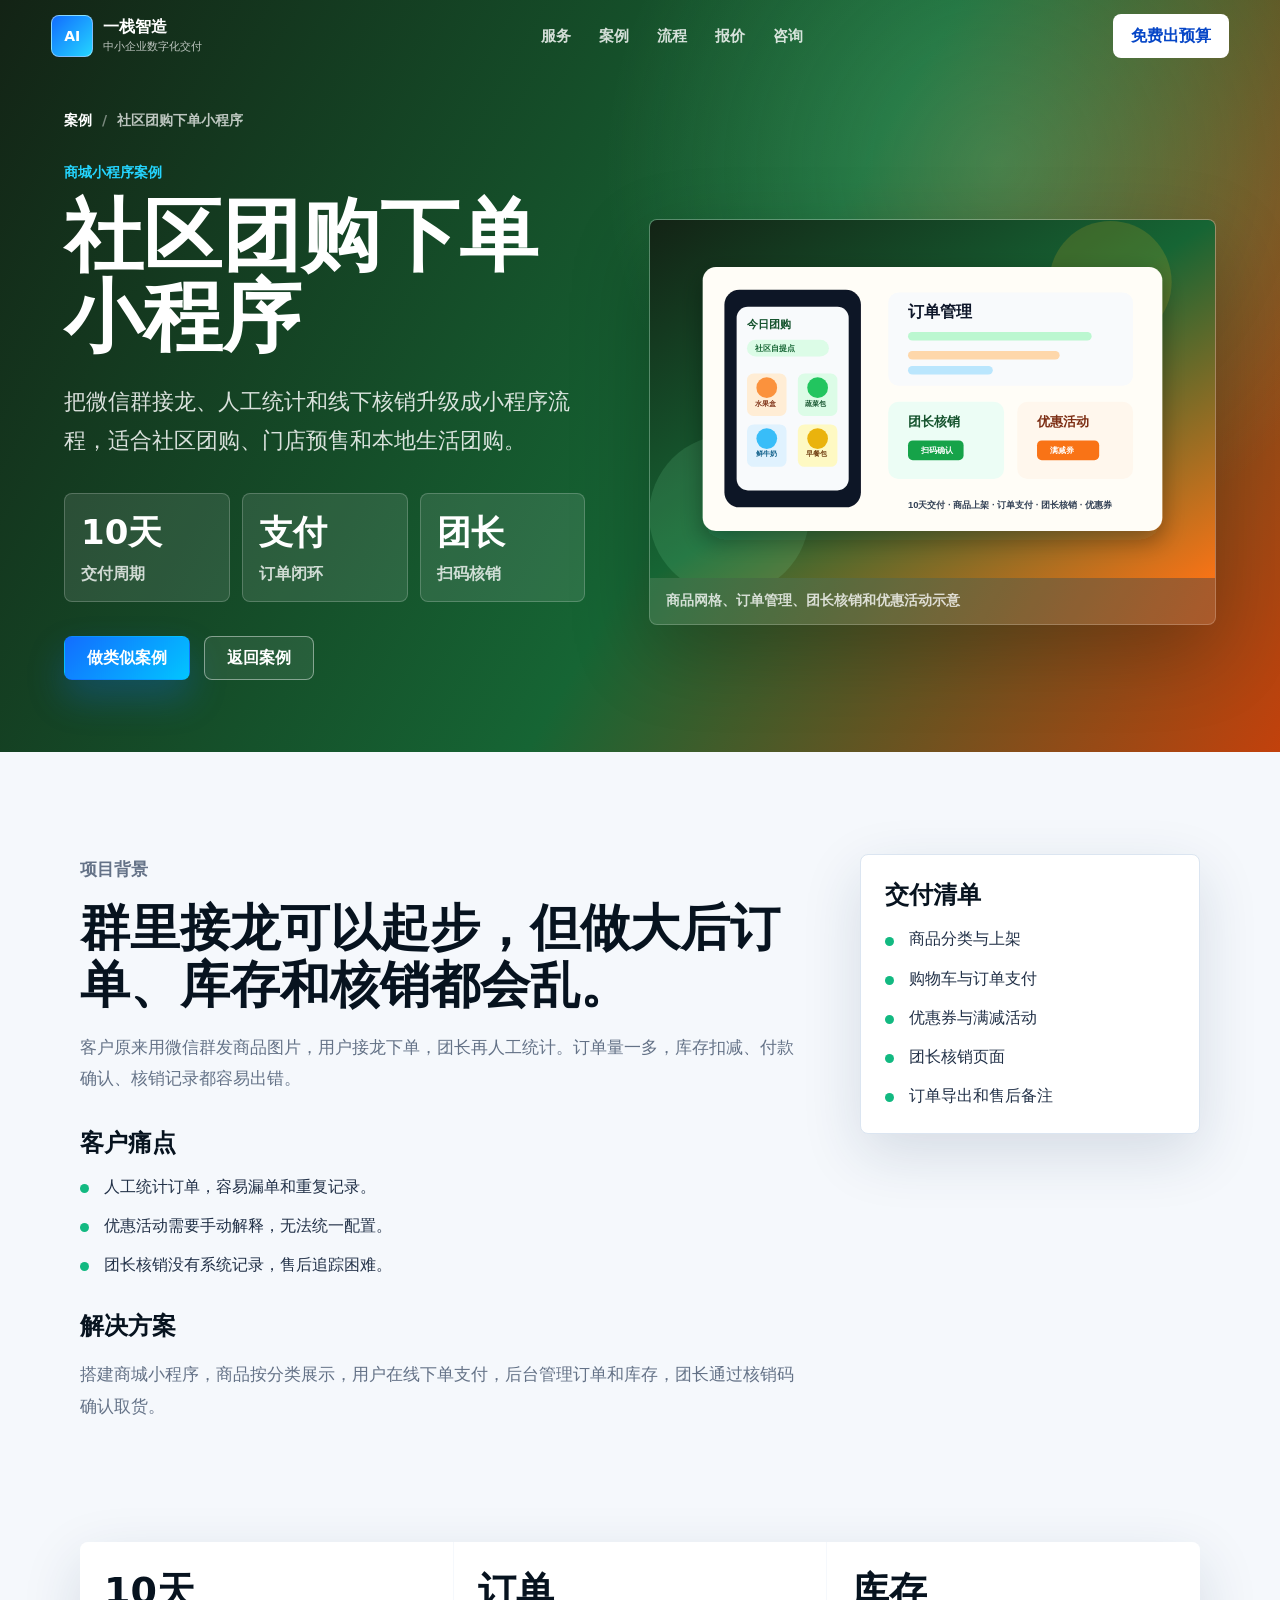
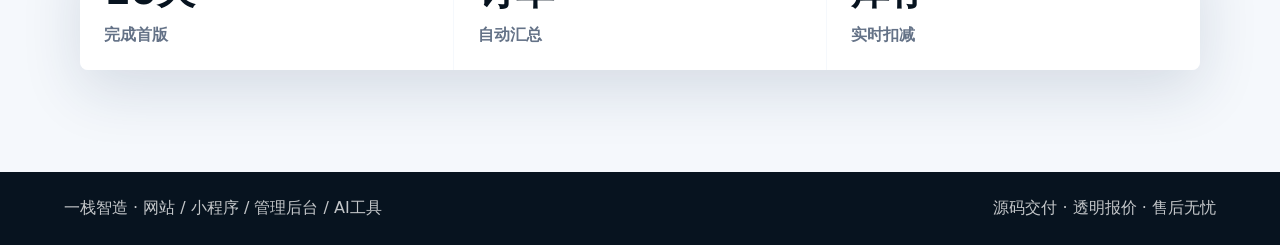
<file: cases/community-mall-miniapp.html>
<!doctype html>
<html lang="zh-CN">
  <head>
    <meta charset="UTF-8" />
    <meta name="viewport" content="width=device-width, initial-scale=1.0" />
    <title>社区团购下单小程序案例 | 一栈智造</title>
    <meta name="description" content="一栈智造商城小程序案例：10天完成社区团购小程序，包含商品上架、订单支付、优惠券和团长核销。" />
    <link rel="stylesheet" href="../styles.css" />
  </head>
  <body class="case-detail-page">
    <header class="site-header" data-header>
      <a class="brand" href="../index.html#top" aria-label="一栈智造首页">
        <span class="brand-mark">AI</span>
        <span><strong>一栈智造</strong><small>中小企业数字化交付</small></span>
      </a>
      <nav class="main-nav" aria-label="主导航">
        <a href="../index.html#services">服务</a>
        <a href="../index.html#cases">案例</a>
        <a href="../index.html#process">流程</a>
        <a href="../index.html#pricing">报价</a>
        <a href="../index.html#contact">咨询</a>
      </nav>
      <a class="header-cta" href="../index.html#contact">免费出预算</a>
      <button class="menu-toggle" type="button" aria-label="打开导航" aria-expanded="false" data-menu-toggle><span></span><span></span></button>
    </header>

    <main id="top">
      <section class="case-hero case-hero-orange">
        <div class="case-breadcrumb"><a href="../index.html#cases">案例</a><span>社区团购下单小程序</span></div>
        <div class="case-hero-grid">
          <div>
            <p class="eyebrow">商城小程序案例</p>
            <h1>社区团购下单小程序</h1>
            <p class="case-lead">把微信群接龙、人工统计和线下核销升级成小程序流程，适合社区团购、门店预售和本地生活团购。</p>
            <div class="case-meta">
              <span><strong>10天</strong>交付周期</span>
              <span><strong>支付</strong>订单闭环</span>
              <span><strong>团长</strong>扫码核销</span>
            </div>
            <div class="hero-actions">
              <a class="btn primary" href="../index.html#contact">做类似案例</a>
              <a class="btn ghost" href="../index.html#cases">返回案例</a>
            </div>
          </div>
          <figure class="case-visual">
            <img src="../assets/cases/community-mall-miniapp.svg" alt="社区团购下单小程序案例图" />
            <figcaption>商品网格、订单管理、团长核销和优惠活动示意</figcaption>
          </figure>
        </div>
      </section>

      <section class="case-detail-section">
        <div class="case-detail-layout">
          <article class="case-story">
            <p class="section-kicker">项目背景</p>
            <h2>群里接龙可以起步，但做大后订单、库存和核销都会乱。</h2>
            <p>客户原来用微信群发商品图片，用户接龙下单，团长再人工统计。订单量一多，库存扣减、付款确认、核销记录都容易出错。</p>
            <h3>客户痛点</h3>
            <ul class="feature-list">
              <li>人工统计订单，容易漏单和重复记录。</li>
              <li>优惠活动需要手动解释，无法统一配置。</li>
              <li>团长核销没有系统记录，售后追踪困难。</li>
            </ul>
            <h3>解决方案</h3>
            <p>搭建商城小程序，商品按分类展示，用户在线下单支付，后台管理订单和库存，团长通过核销码确认取货。</p>
          </article>

          <aside class="case-side-panel">
            <h3>交付清单</h3>
            <ul>
              <li>商品分类与上架</li>
              <li>购物车与订单支付</li>
              <li>优惠券与满减活动</li>
              <li>团长核销页面</li>
              <li>订单导出和售后备注</li>
            </ul>
          </aside>
        </div>
      </section>

      <section class="section case-results">
        <div class="result-strip">
          <span><strong>10天</strong>完成首版</span>
          <span><strong>订单</strong>自动汇总</span>
          <span><strong>库存</strong>实时扣减</span>
        </div>
      </section>
    </main>

    <footer class="site-footer">
      <p>一栈智造 · 网站 / 小程序 / 管理后台 / AI工具</p>
      <p>源码交付 · 透明报价 · 售后无忧</p>
    </footer>
    <script src="../script.js"></script>
  </body>
</html>
</file>
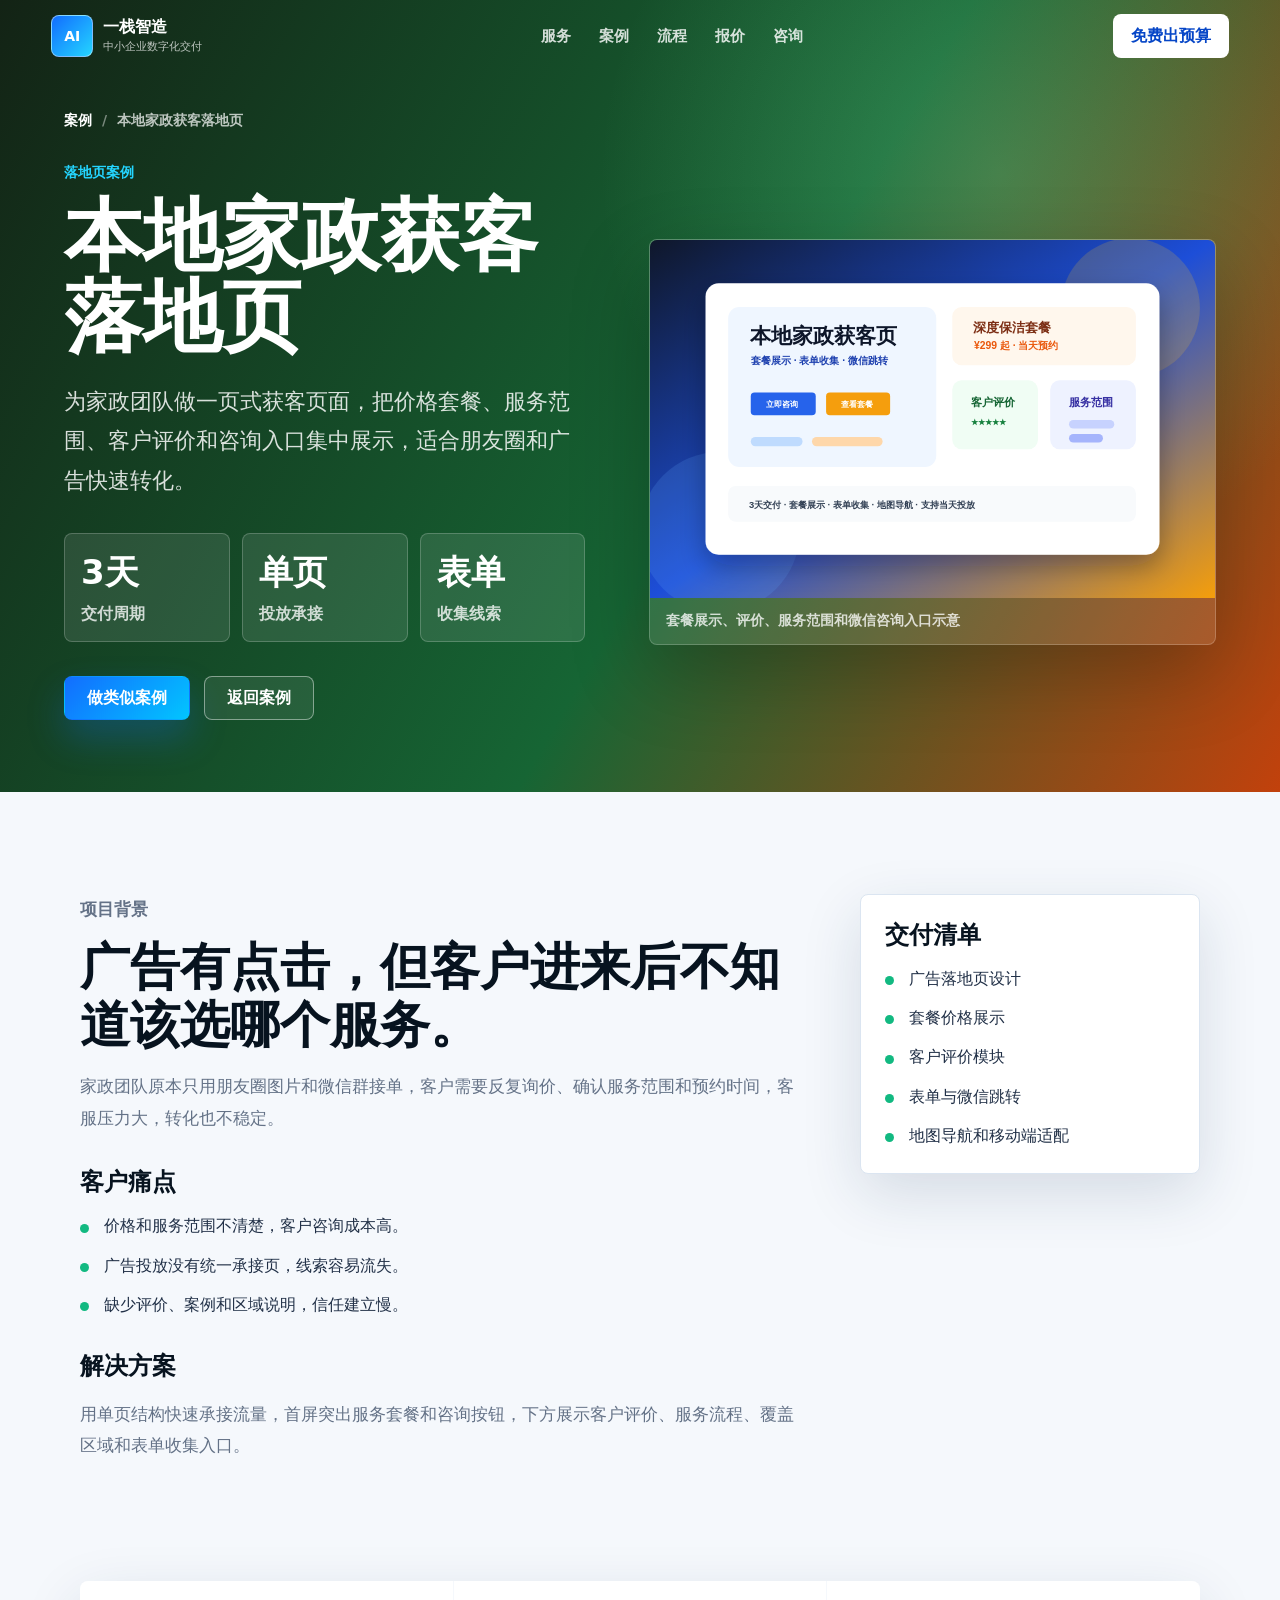
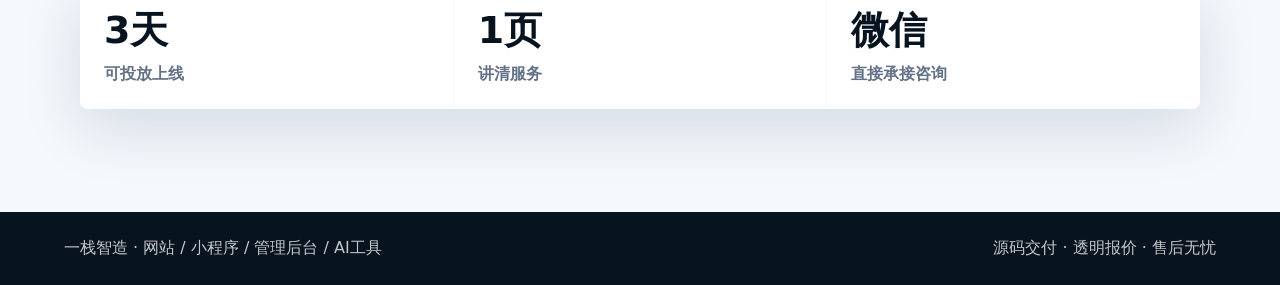
<file: cases/home-services-landing.html>
<!doctype html>
<html lang="zh-CN">
  <head>
    <meta charset="UTF-8" />
    <meta name="viewport" content="width=device-width, initial-scale=1.0" />
    <title>本地家政获客落地页案例 | 一栈智造</title>
    <meta name="description" content="一栈智造落地页案例：3天完成本地家政获客落地页，包含套餐展示、表单收集、地图导航和微信咨询入口。" />
    <link rel="stylesheet" href="../styles.css" />
  </head>
  <body class="case-detail-page">
    <header class="site-header" data-header>
      <a class="brand" href="../index.html#top" aria-label="一栈智造首页">
        <span class="brand-mark">AI</span>
        <span><strong>一栈智造</strong><small>中小企业数字化交付</small></span>
      </a>
      <nav class="main-nav" aria-label="主导航">
        <a href="../index.html#services">服务</a>
        <a href="../index.html#cases">案例</a>
        <a href="../index.html#process">流程</a>
        <a href="../index.html#pricing">报价</a>
        <a href="../index.html#contact">咨询</a>
      </nav>
      <a class="header-cta" href="../index.html#contact">免费出预算</a>
      <button class="menu-toggle" type="button" aria-label="打开导航" aria-expanded="false" data-menu-toggle><span></span><span></span></button>
    </header>

    <main id="top">
      <section class="case-hero case-hero-orange">
        <div class="case-breadcrumb"><a href="../index.html#cases">案例</a><span>本地家政获客落地页</span></div>
        <div class="case-hero-grid">
          <div>
            <p class="eyebrow">落地页案例</p>
            <h1>本地家政获客落地页</h1>
            <p class="case-lead">为家政团队做一页式获客页面，把价格套餐、服务范围、客户评价和咨询入口集中展示，适合朋友圈和广告快速转化。</p>
            <div class="case-meta">
              <span><strong>3天</strong>交付周期</span>
              <span><strong>单页</strong>投放承接</span>
              <span><strong>表单</strong>收集线索</span>
            </div>
            <div class="hero-actions">
              <a class="btn primary" href="../index.html#contact">做类似案例</a>
              <a class="btn ghost" href="../index.html#cases">返回案例</a>
            </div>
          </div>
          <figure class="case-visual">
            <img src="../assets/cases/home-services-landing.svg" alt="本地家政获客落地页案例图" />
            <figcaption>套餐展示、评价、服务范围和微信咨询入口示意</figcaption>
          </figure>
        </div>
      </section>

      <section class="case-detail-section">
        <div class="case-detail-layout">
          <article class="case-story">
            <p class="section-kicker">项目背景</p>
            <h2>广告有点击，但客户进来后不知道该选哪个服务。</h2>
            <p>家政团队原本只用朋友圈图片和微信群接单，客户需要反复询价、确认服务范围和预约时间，客服压力大，转化也不稳定。</p>
            <h3>客户痛点</h3>
            <ul class="feature-list">
              <li>价格和服务范围不清楚，客户咨询成本高。</li>
              <li>广告投放没有统一承接页，线索容易流失。</li>
              <li>缺少评价、案例和区域说明，信任建立慢。</li>
            </ul>
            <h3>解决方案</h3>
            <p>用单页结构快速承接流量，首屏突出服务套餐和咨询按钮，下方展示客户评价、服务流程、覆盖区域和表单收集入口。</p>
          </article>
          <aside class="case-side-panel">
            <h3>交付清单</h3>
            <ul>
              <li>广告落地页设计</li>
              <li>套餐价格展示</li>
              <li>客户评价模块</li>
              <li>表单与微信跳转</li>
              <li>地图导航和移动端适配</li>
            </ul>
          </aside>
        </div>
      </section>

      <section class="section case-results">
        <div class="result-strip">
          <span><strong>3天</strong>可投放上线</span>
          <span><strong>1页</strong>讲清服务</span>
          <span><strong>微信</strong>直接承接咨询</span>
        </div>
      </section>
    </main>

    <footer class="site-footer">
      <p>一栈智造 · 网站 / 小程序 / 管理后台 / AI工具</p>
      <p>源码交付 · 透明报价 · 售后无忧</p>
    </footer>
    <script src="../script.js"></script>
  </body>
</html>
</file>
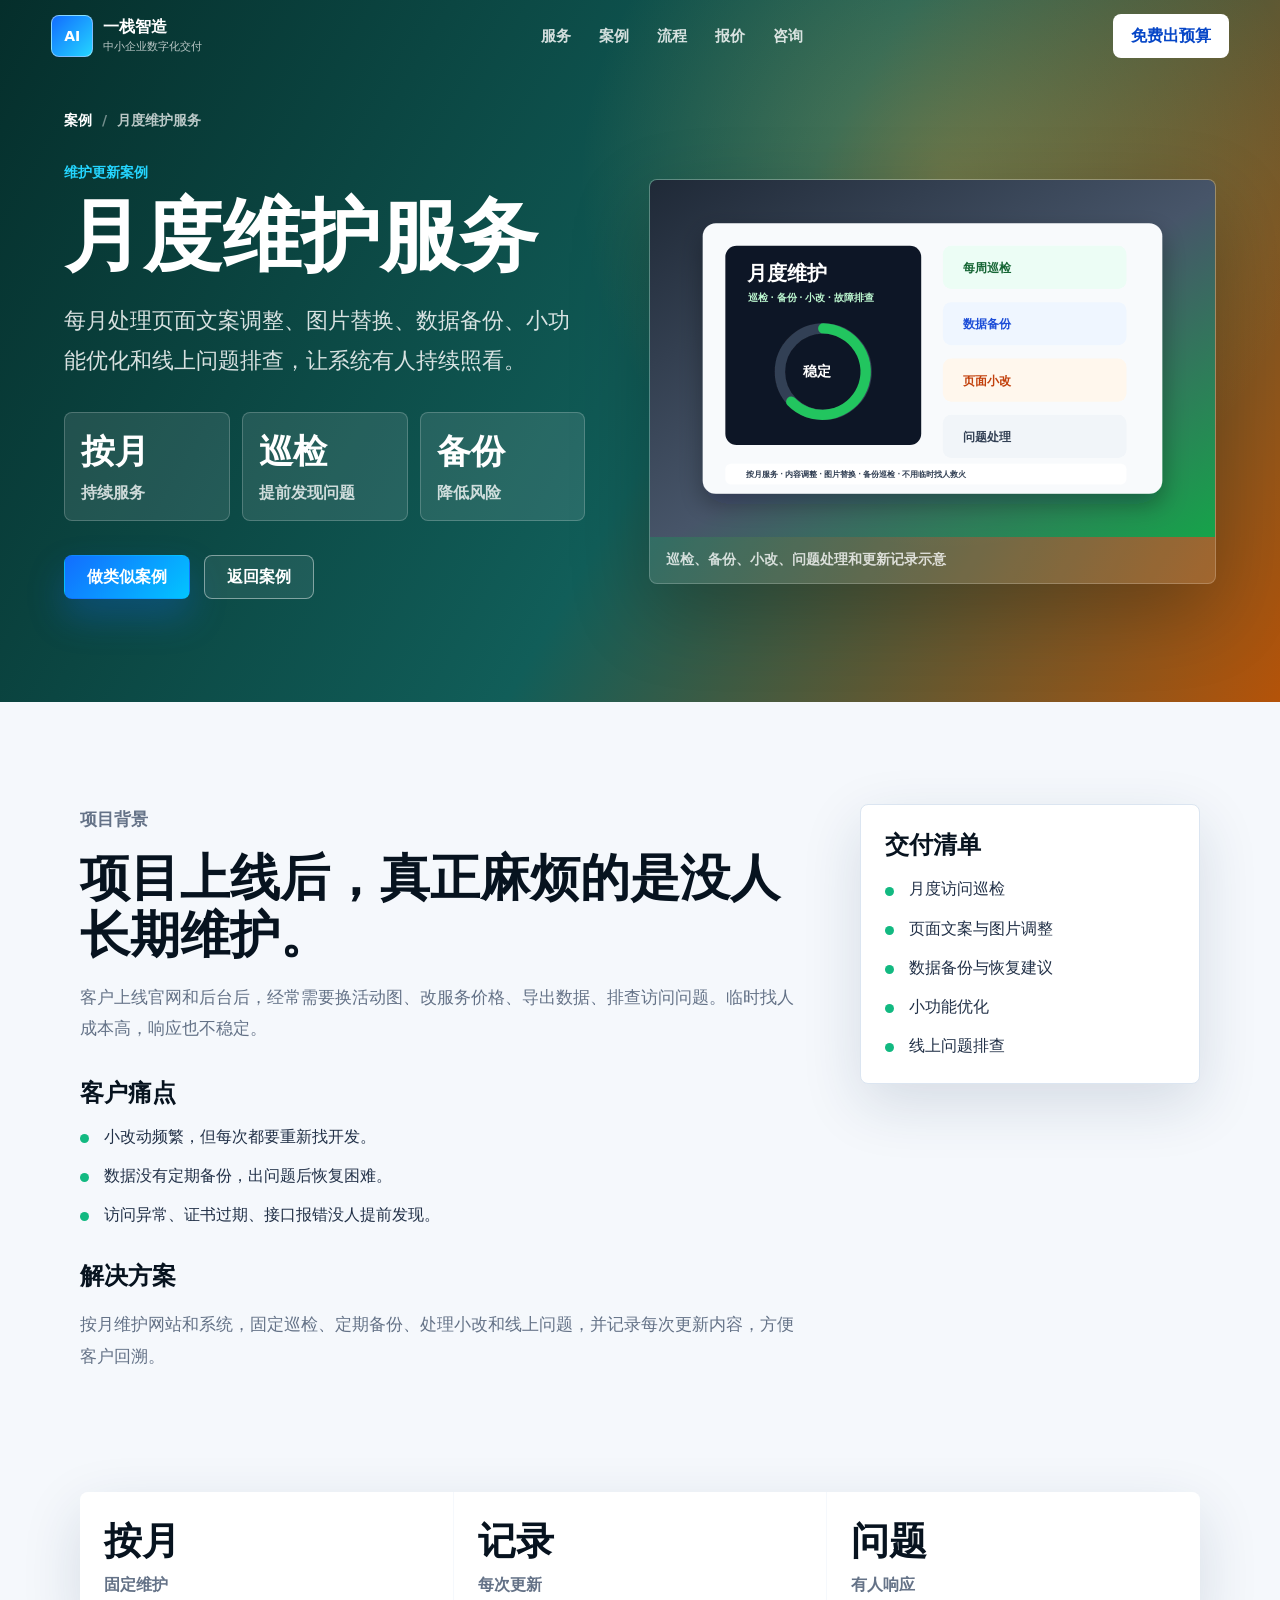
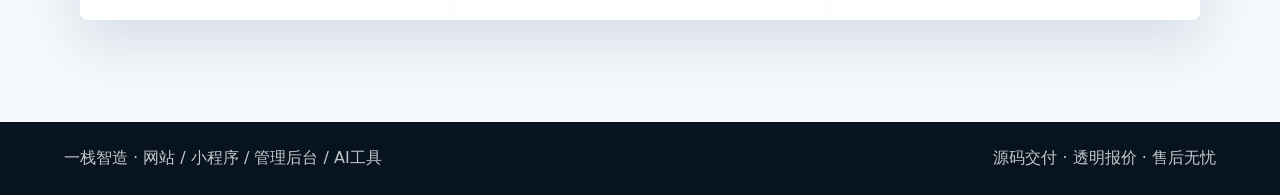
<file: cases/monthly-maintenance.html>
<!doctype html>
<html lang="zh-CN">
  <head>
    <meta charset="UTF-8" />
    <meta name="viewport" content="width=device-width, initial-scale=1.0" />
    <title>月度维护服务案例 | 一栈智造</title>
    <meta name="description" content="一栈智造维护服务案例：按月处理页面文案调整、图片替换、数据备份、小功能优化和线上问题排查。" />
    <link rel="stylesheet" href="../styles.css" />
  </head>
  <body class="case-detail-page">
    <header class="site-header" data-header>
      <a class="brand" href="../index.html#top" aria-label="一栈智造首页">
        <span class="brand-mark">AI</span>
        <span><strong>一栈智造</strong><small>中小企业数字化交付</small></span>
      </a>
      <nav class="main-nav" aria-label="主导航">
        <a href="../index.html#services">服务</a>
        <a href="../index.html#cases">案例</a>
        <a href="../index.html#process">流程</a>
        <a href="../index.html#pricing">报价</a>
        <a href="../index.html#contact">咨询</a>
      </nav>
      <a class="header-cta" href="../index.html#contact">免费出预算</a>
      <button class="menu-toggle" type="button" aria-label="打开导航" aria-expanded="false" data-menu-toggle><span></span><span></span></button>
    </header>

    <main id="top">
      <section class="case-hero case-hero-green">
        <div class="case-breadcrumb"><a href="../index.html#cases">案例</a><span>月度维护服务</span></div>
        <div class="case-hero-grid">
          <div>
            <p class="eyebrow">维护更新案例</p>
            <h1>月度维护服务</h1>
            <p class="case-lead">每月处理页面文案调整、图片替换、数据备份、小功能优化和线上问题排查，让系统有人持续照看。</p>
            <div class="case-meta">
              <span><strong>按月</strong>持续服务</span>
              <span><strong>巡检</strong>提前发现问题</span>
              <span><strong>备份</strong>降低风险</span>
            </div>
            <div class="hero-actions">
              <a class="btn primary" href="../index.html#contact">做类似案例</a>
              <a class="btn ghost" href="../index.html#cases">返回案例</a>
            </div>
          </div>
          <figure class="case-visual">
            <img src="../assets/cases/monthly-maintenance.svg" alt="月度维护服务案例图" />
            <figcaption>巡检、备份、小改、问题处理和更新记录示意</figcaption>
          </figure>
        </div>
      </section>

      <section class="case-detail-section">
        <div class="case-detail-layout">
          <article class="case-story">
            <p class="section-kicker">项目背景</p>
            <h2>项目上线后，真正麻烦的是没人长期维护。</h2>
            <p>客户上线官网和后台后，经常需要换活动图、改服务价格、导出数据、排查访问问题。临时找人成本高，响应也不稳定。</p>
            <h3>客户痛点</h3>
            <ul class="feature-list">
              <li>小改动频繁，但每次都要重新找开发。</li>
              <li>数据没有定期备份，出问题后恢复困难。</li>
              <li>访问异常、证书过期、接口报错没人提前发现。</li>
            </ul>
            <h3>解决方案</h3>
            <p>按月维护网站和系统，固定巡检、定期备份、处理小改和线上问题，并记录每次更新内容，方便客户回溯。</p>
          </article>
          <aside class="case-side-panel">
            <h3>交付清单</h3>
            <ul>
              <li>月度访问巡检</li>
              <li>页面文案与图片调整</li>
              <li>数据备份与恢复建议</li>
              <li>小功能优化</li>
              <li>线上问题排查</li>
            </ul>
          </aside>
        </div>
      </section>

      <section class="section case-results">
        <div class="result-strip">
          <span><strong>按月</strong>固定维护</span>
          <span><strong>记录</strong>每次更新</span>
          <span><strong>问题</strong>有人响应</span>
        </div>
      </section>
    </main>

    <footer class="site-footer">
      <p>一栈智造 · 网站 / 小程序 / 管理后台 / AI工具</p>
      <p>源码交付 · 透明报价 · 售后无忧</p>
    </footer>
    <script src="../script.js"></script>
  </body>
</html>
</file>
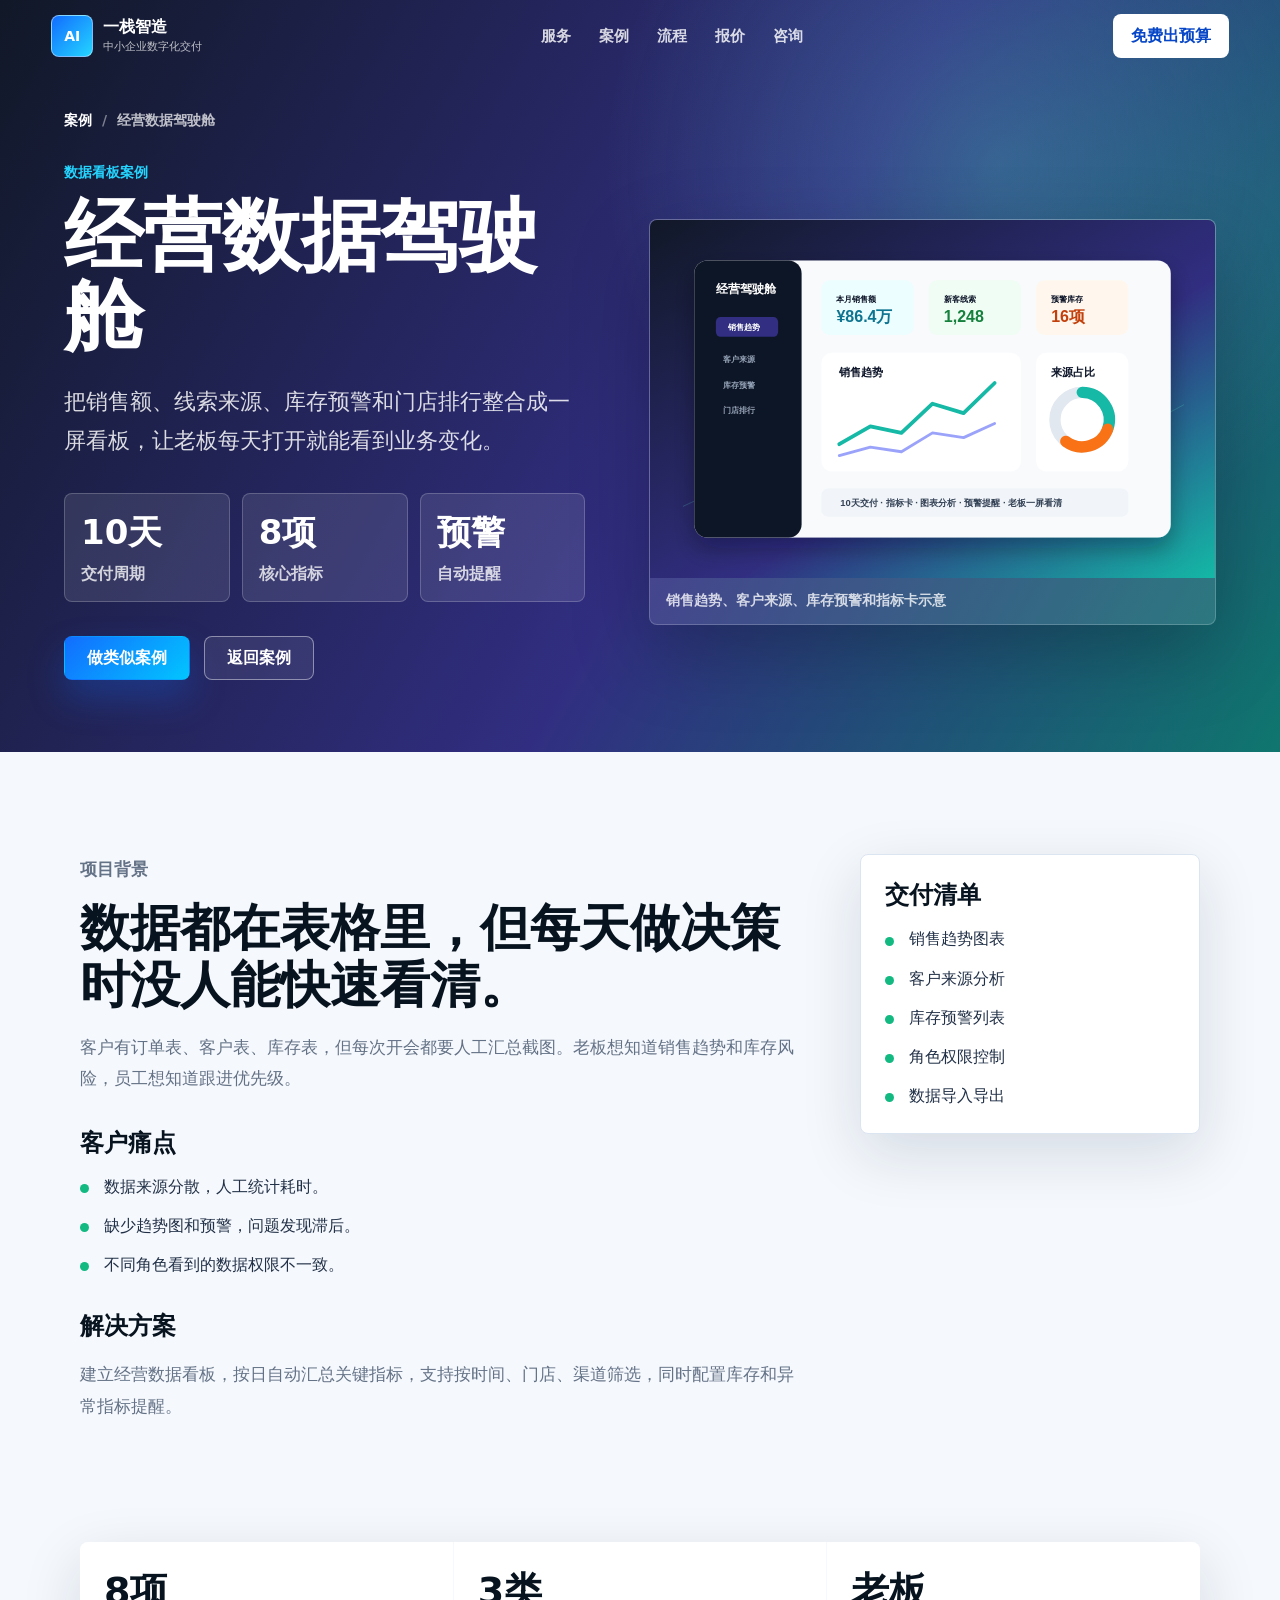
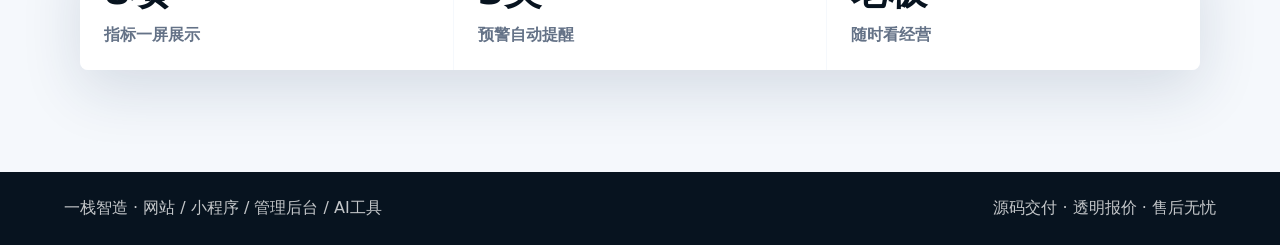
<file: cases/operations-dashboard.html>
<!doctype html>
<html lang="zh-CN">
  <head>
    <meta charset="UTF-8" />
    <meta name="viewport" content="width=device-width, initial-scale=1.0" />
    <title>经营数据驾驶舱案例 | 一栈智造</title>
    <meta name="description" content="一栈智造数据看板案例：10天完成经营数据驾驶舱，包含销售趋势、客户来源、库存预警和关键指标。" />
    <link rel="stylesheet" href="../styles.css" />
  </head>
  <body class="case-detail-page">
    <header class="site-header" data-header>
      <a class="brand" href="../index.html#top" aria-label="一栈智造首页">
        <span class="brand-mark">AI</span>
        <span><strong>一栈智造</strong><small>中小企业数字化交付</small></span>
      </a>
      <nav class="main-nav" aria-label="主导航">
        <a href="../index.html#services">服务</a>
        <a href="../index.html#cases">案例</a>
        <a href="../index.html#process">流程</a>
        <a href="../index.html#pricing">报价</a>
        <a href="../index.html#contact">咨询</a>
      </nav>
      <a class="header-cta" href="../index.html#contact">免费出预算</a>
      <button class="menu-toggle" type="button" aria-label="打开导航" aria-expanded="false" data-menu-toggle><span></span><span></span></button>
    </header>

    <main id="top">
      <section class="case-hero case-hero-purple">
        <div class="case-breadcrumb"><a href="../index.html#cases">案例</a><span>经营数据驾驶舱</span></div>
        <div class="case-hero-grid">
          <div>
            <p class="eyebrow">数据看板案例</p>
            <h1>经营数据驾驶舱</h1>
            <p class="case-lead">把销售额、线索来源、库存预警和门店排行整合成一屏看板，让老板每天打开就能看到业务变化。</p>
            <div class="case-meta">
              <span><strong>10天</strong>交付周期</span>
              <span><strong>8项</strong>核心指标</span>
              <span><strong>预警</strong>自动提醒</span>
            </div>
            <div class="hero-actions">
              <a class="btn primary" href="../index.html#contact">做类似案例</a>
              <a class="btn ghost" href="../index.html#cases">返回案例</a>
            </div>
          </div>
          <figure class="case-visual">
            <img src="../assets/cases/operations-dashboard.svg" alt="经营数据驾驶舱案例图" />
            <figcaption>销售趋势、客户来源、库存预警和指标卡示意</figcaption>
          </figure>
        </div>
      </section>

      <section class="case-detail-section">
        <div class="case-detail-layout">
          <article class="case-story">
            <p class="section-kicker">项目背景</p>
            <h2>数据都在表格里，但每天做决策时没人能快速看清。</h2>
            <p>客户有订单表、客户表、库存表，但每次开会都要人工汇总截图。老板想知道销售趋势和库存风险，员工想知道跟进优先级。</p>
            <h3>客户痛点</h3>
            <ul class="feature-list">
              <li>数据来源分散，人工统计耗时。</li>
              <li>缺少趋势图和预警，问题发现滞后。</li>
              <li>不同角色看到的数据权限不一致。</li>
            </ul>
            <h3>解决方案</h3>
            <p>建立经营数据看板，按日自动汇总关键指标，支持按时间、门店、渠道筛选，同时配置库存和异常指标提醒。</p>
          </article>

          <aside class="case-side-panel">
            <h3>交付清单</h3>
            <ul>
              <li>销售趋势图表</li>
              <li>客户来源分析</li>
              <li>库存预警列表</li>
              <li>角色权限控制</li>
              <li>数据导入导出</li>
            </ul>
          </aside>
        </div>
      </section>

      <section class="section case-results">
        <div class="result-strip">
          <span><strong>8项</strong>指标一屏展示</span>
          <span><strong>3类</strong>预警自动提醒</span>
          <span><strong>老板</strong>随时看经营</span>
        </div>
      </section>
    </main>

    <footer class="site-footer">
      <p>一栈智造 · 网站 / 小程序 / 管理后台 / AI工具</p>
      <p>源码交付 · 透明报价 · 售后无忧</p>
    </footer>
    <script src="../script.js"></script>
  </body>
</html>
</file>
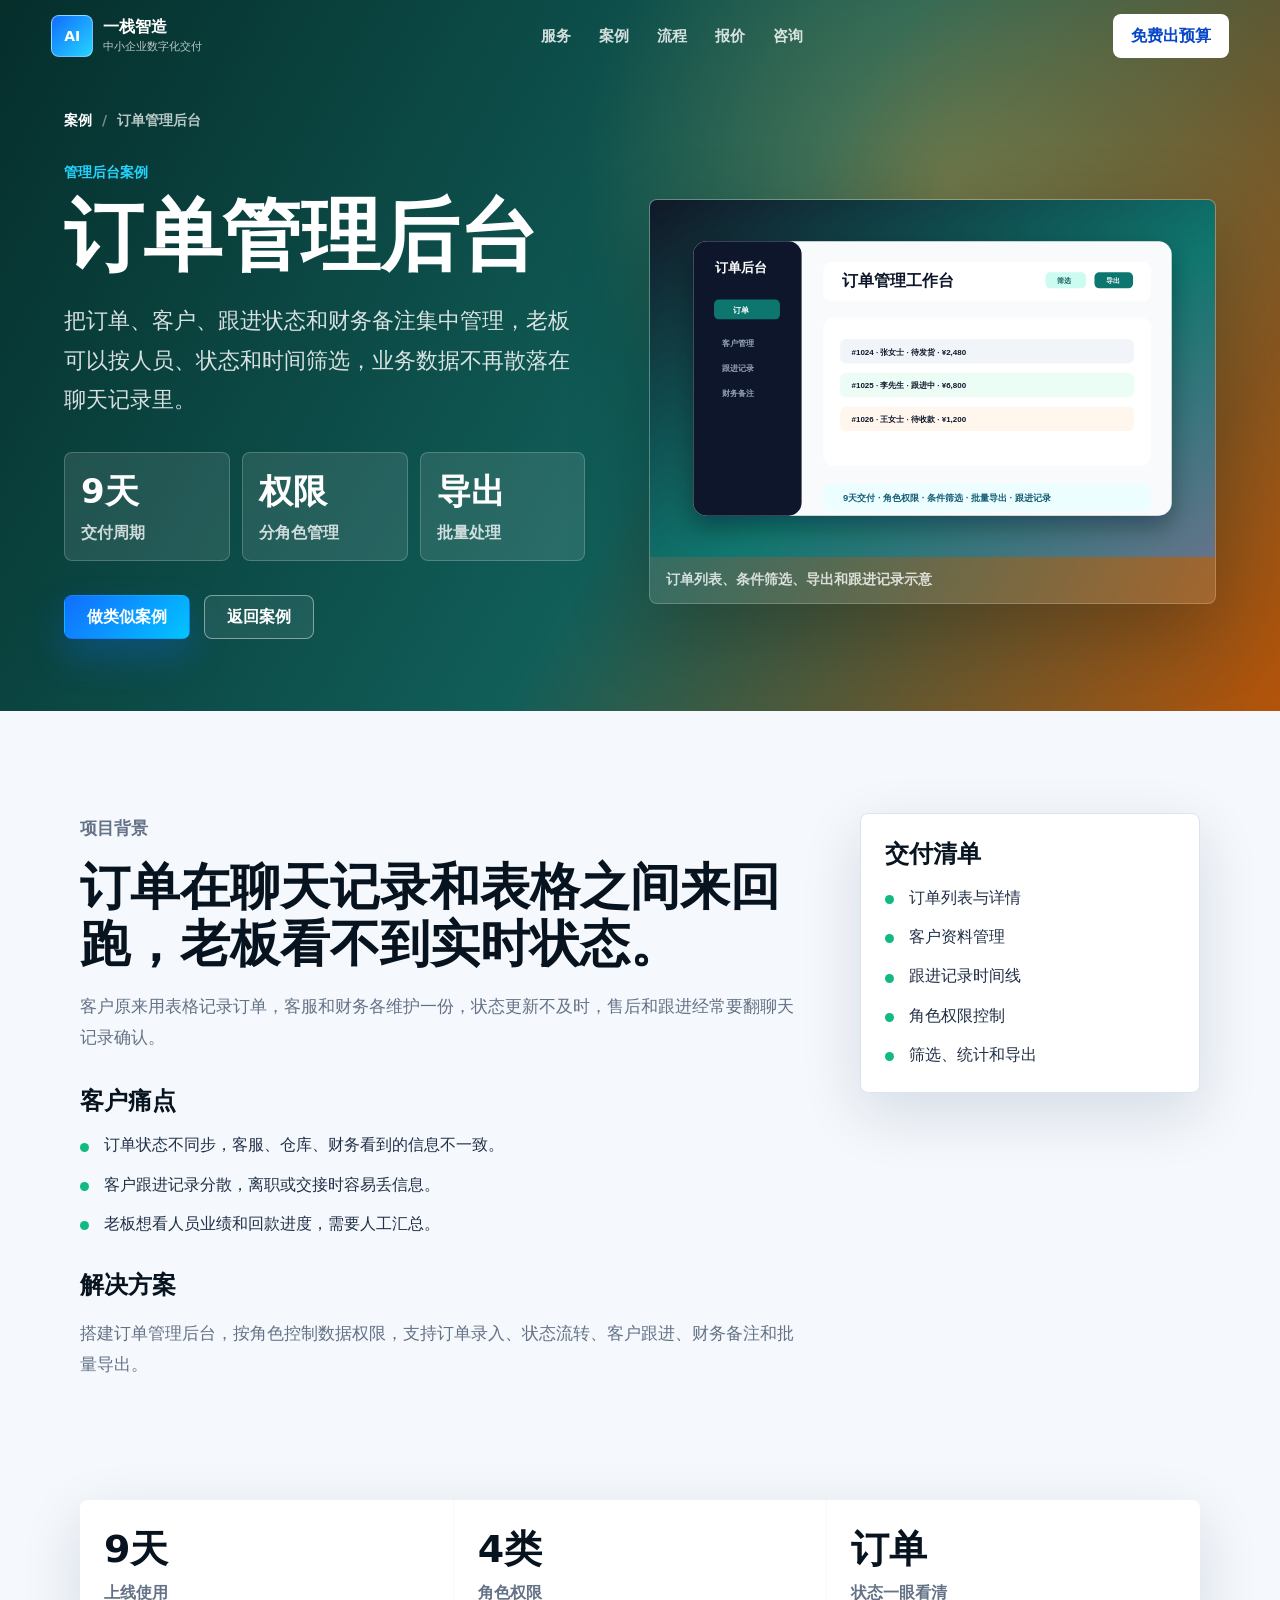
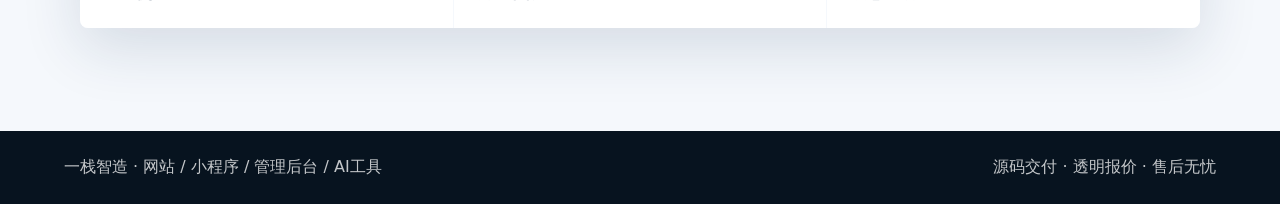
<file: cases/order-management-admin.html>
<!doctype html>
<html lang="zh-CN">
  <head>
    <meta charset="UTF-8" />
    <meta name="viewport" content="width=device-width, initial-scale=1.0" />
    <title>订单管理后台案例 | 一栈智造</title>
    <meta name="description" content="一栈智造管理后台案例：9天完成订单管理后台，包含角色权限、订单筛选、客户跟进和批量导出。" />
    <link rel="stylesheet" href="../styles.css" />
  </head>
  <body class="case-detail-page">
    <header class="site-header" data-header>
      <a class="brand" href="../index.html#top" aria-label="一栈智造首页">
        <span class="brand-mark">AI</span>
        <span><strong>一栈智造</strong><small>中小企业数字化交付</small></span>
      </a>
      <nav class="main-nav" aria-label="主导航">
        <a href="../index.html#services">服务</a>
        <a href="../index.html#cases">案例</a>
        <a href="../index.html#process">流程</a>
        <a href="../index.html#pricing">报价</a>
        <a href="../index.html#contact">咨询</a>
      </nav>
      <a class="header-cta" href="../index.html#contact">免费出预算</a>
      <button class="menu-toggle" type="button" aria-label="打开导航" aria-expanded="false" data-menu-toggle><span></span><span></span></button>
    </header>

    <main id="top">
      <section class="case-hero case-hero-green">
        <div class="case-breadcrumb"><a href="../index.html#cases">案例</a><span>订单管理后台</span></div>
        <div class="case-hero-grid">
          <div>
            <p class="eyebrow">管理后台案例</p>
            <h1>订单管理后台</h1>
            <p class="case-lead">把订单、客户、跟进状态和财务备注集中管理，老板可以按人员、状态和时间筛选，业务数据不再散落在聊天记录里。</p>
            <div class="case-meta">
              <span><strong>9天</strong>交付周期</span>
              <span><strong>权限</strong>分角色管理</span>
              <span><strong>导出</strong>批量处理</span>
            </div>
            <div class="hero-actions">
              <a class="btn primary" href="../index.html#contact">做类似案例</a>
              <a class="btn ghost" href="../index.html#cases">返回案例</a>
            </div>
          </div>
          <figure class="case-visual">
            <img src="../assets/cases/order-management-admin.svg" alt="订单管理后台案例图" />
            <figcaption>订单列表、条件筛选、导出和跟进记录示意</figcaption>
          </figure>
        </div>
      </section>

      <section class="case-detail-section">
        <div class="case-detail-layout">
          <article class="case-story">
            <p class="section-kicker">项目背景</p>
            <h2>订单在聊天记录和表格之间来回跑，老板看不到实时状态。</h2>
            <p>客户原来用表格记录订单，客服和财务各维护一份，状态更新不及时，售后和跟进经常要翻聊天记录确认。</p>
            <h3>客户痛点</h3>
            <ul class="feature-list">
              <li>订单状态不同步，客服、仓库、财务看到的信息不一致。</li>
              <li>客户跟进记录分散，离职或交接时容易丢信息。</li>
              <li>老板想看人员业绩和回款进度，需要人工汇总。</li>
            </ul>
            <h3>解决方案</h3>
            <p>搭建订单管理后台，按角色控制数据权限，支持订单录入、状态流转、客户跟进、财务备注和批量导出。</p>
          </article>
          <aside class="case-side-panel">
            <h3>交付清单</h3>
            <ul>
              <li>订单列表与详情</li>
              <li>客户资料管理</li>
              <li>跟进记录时间线</li>
              <li>角色权限控制</li>
              <li>筛选、统计和导出</li>
            </ul>
          </aside>
        </div>
      </section>

      <section class="section case-results">
        <div class="result-strip">
          <span><strong>9天</strong>上线使用</span>
          <span><strong>4类</strong>角色权限</span>
          <span><strong>订单</strong>状态一眼看清</span>
        </div>
      </section>
    </main>

    <footer class="site-footer">
      <p>一栈智造 · 网站 / 小程序 / 管理后台 / AI工具</p>
      <p>源码交付 · 透明报价 · 售后无忧</p>
    </footer>
    <script src="../script.js"></script>
  </body>
</html>
</file>
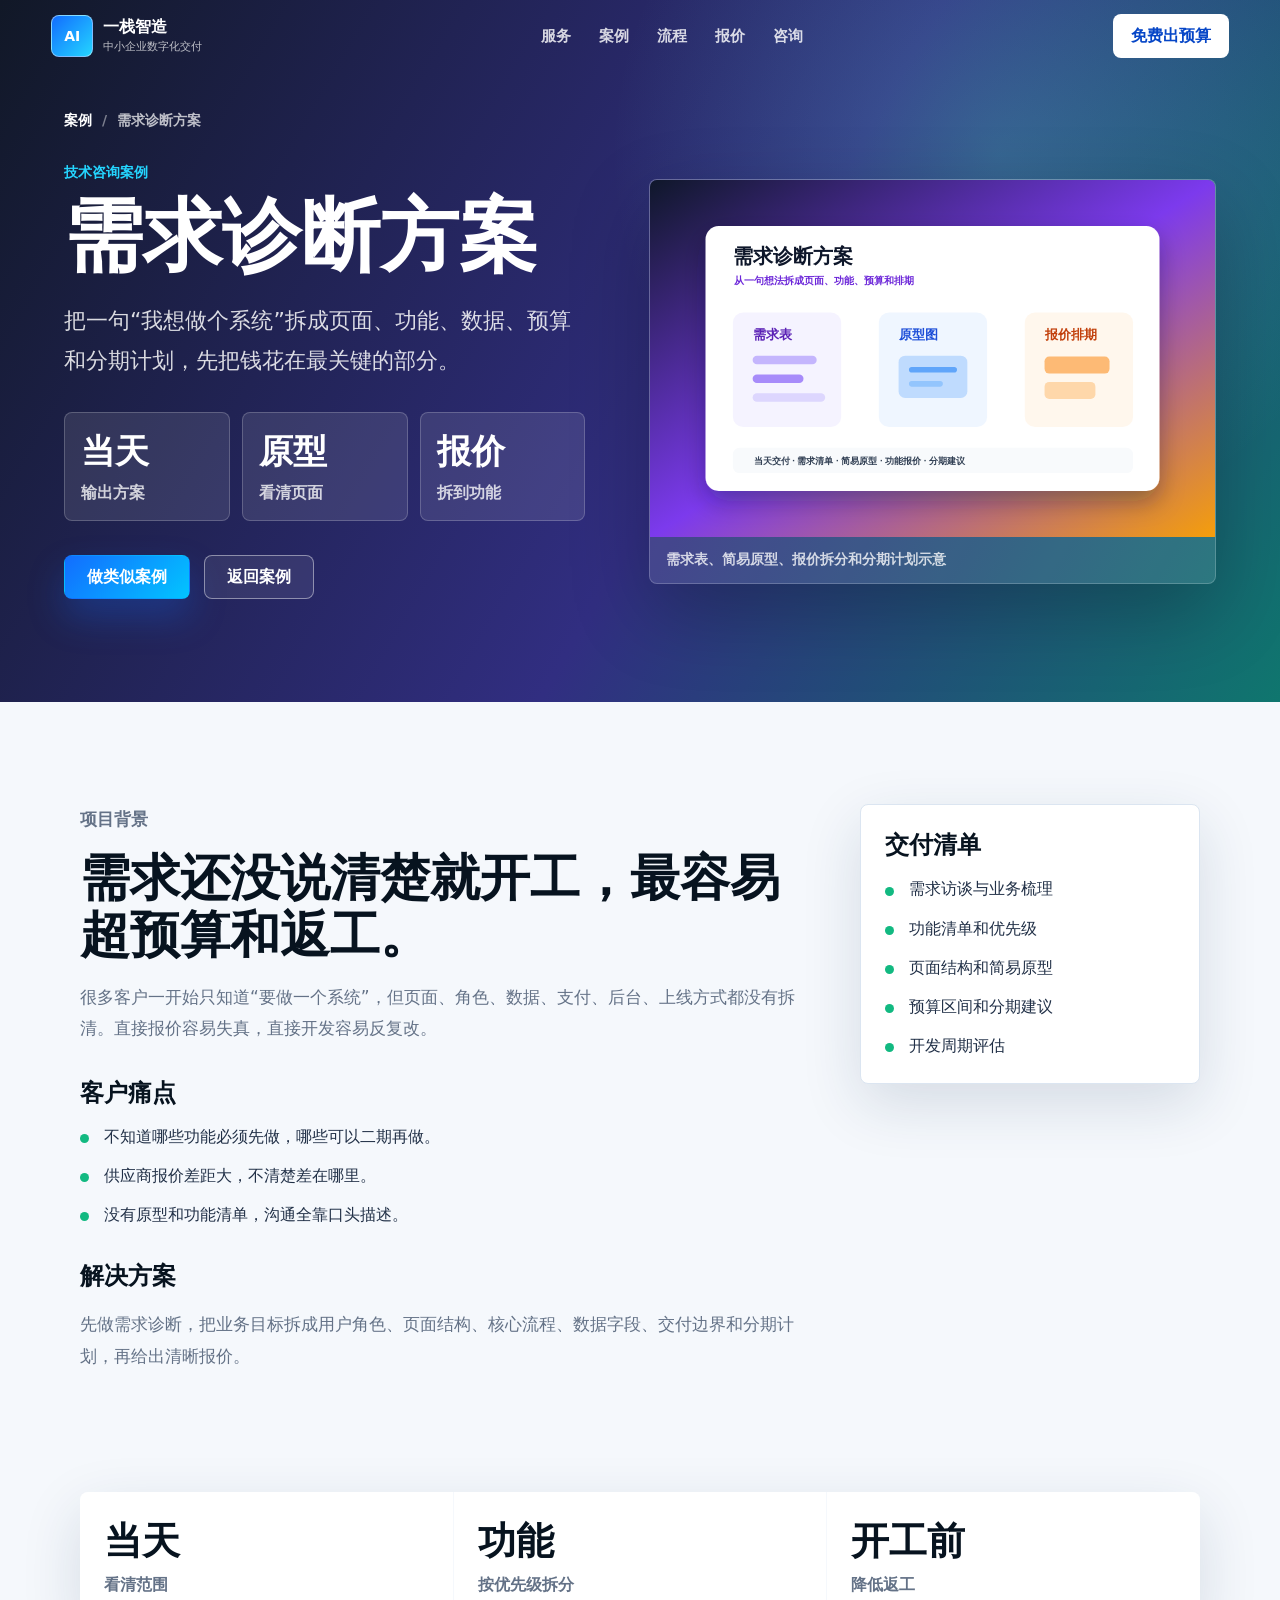
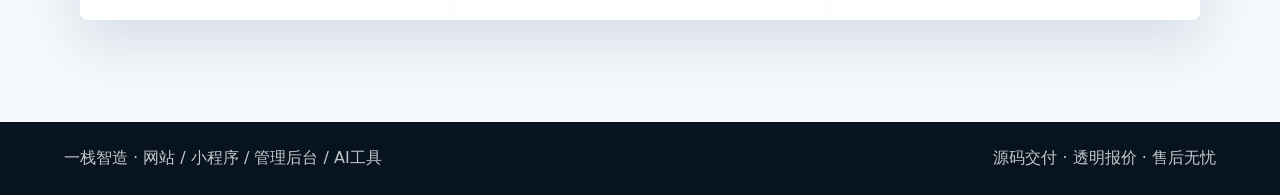
<file: cases/requirement-diagnosis.html>
<!doctype html>
<html lang="zh-CN">
  <head>
    <meta charset="UTF-8" />
    <meta name="viewport" content="width=device-width, initial-scale=1.0" />
    <title>需求诊断方案案例 | 一栈智造</title>
    <meta name="description" content="一栈智造技术咨询案例：当天把需求拆成页面、功能、数据、预算和分期计划，开工前先看清范围。" />
    <link rel="stylesheet" href="../styles.css" />
  </head>
  <body class="case-detail-page">
    <header class="site-header" data-header>
      <a class="brand" href="../index.html#top" aria-label="一栈智造首页">
        <span class="brand-mark">AI</span>
        <span><strong>一栈智造</strong><small>中小企业数字化交付</small></span>
      </a>
      <nav class="main-nav" aria-label="主导航">
        <a href="../index.html#services">服务</a>
        <a href="../index.html#cases">案例</a>
        <a href="../index.html#process">流程</a>
        <a href="../index.html#pricing">报价</a>
        <a href="../index.html#contact">咨询</a>
      </nav>
      <a class="header-cta" href="../index.html#contact">免费出预算</a>
      <button class="menu-toggle" type="button" aria-label="打开导航" aria-expanded="false" data-menu-toggle><span></span><span></span></button>
    </header>

    <main id="top">
      <section class="case-hero case-hero-purple">
        <div class="case-breadcrumb"><a href="../index.html#cases">案例</a><span>需求诊断方案</span></div>
        <div class="case-hero-grid">
          <div>
            <p class="eyebrow">技术咨询案例</p>
            <h1>需求诊断方案</h1>
            <p class="case-lead">把一句“我想做个系统”拆成页面、功能、数据、预算和分期计划，先把钱花在最关键的部分。</p>
            <div class="case-meta">
              <span><strong>当天</strong>输出方案</span>
              <span><strong>原型</strong>看清页面</span>
              <span><strong>报价</strong>拆到功能</span>
            </div>
            <div class="hero-actions">
              <a class="btn primary" href="../index.html#contact">做类似案例</a>
              <a class="btn ghost" href="../index.html#cases">返回案例</a>
            </div>
          </div>
          <figure class="case-visual">
            <img src="../assets/cases/requirement-diagnosis.svg" alt="需求诊断方案案例图" />
            <figcaption>需求表、简易原型、报价拆分和分期计划示意</figcaption>
          </figure>
        </div>
      </section>

      <section class="case-detail-section">
        <div class="case-detail-layout">
          <article class="case-story">
            <p class="section-kicker">项目背景</p>
            <h2>需求还没说清楚就开工，最容易超预算和返工。</h2>
            <p>很多客户一开始只知道“要做一个系统”，但页面、角色、数据、支付、后台、上线方式都没有拆清。直接报价容易失真，直接开发容易反复改。</p>
            <h3>客户痛点</h3>
            <ul class="feature-list">
              <li>不知道哪些功能必须先做，哪些可以二期再做。</li>
              <li>供应商报价差距大，不清楚差在哪里。</li>
              <li>没有原型和功能清单，沟通全靠口头描述。</li>
            </ul>
            <h3>解决方案</h3>
            <p>先做需求诊断，把业务目标拆成用户角色、页面结构、核心流程、数据字段、交付边界和分期计划，再给出清晰报价。</p>
          </article>
          <aside class="case-side-panel">
            <h3>交付清单</h3>
            <ul>
              <li>需求访谈与业务梳理</li>
              <li>功能清单和优先级</li>
              <li>页面结构和简易原型</li>
              <li>预算区间和分期建议</li>
              <li>开发周期评估</li>
            </ul>
          </aside>
        </div>
      </section>

      <section class="section case-results">
        <div class="result-strip">
          <span><strong>当天</strong>看清范围</span>
          <span><strong>功能</strong>按优先级拆分</span>
          <span><strong>开工前</strong>降低返工</span>
        </div>
      </section>
    </main>

    <footer class="site-footer">
      <p>一栈智造 · 网站 / 小程序 / 管理后台 / AI工具</p>
      <p>源码交付 · 透明报价 · 售后无忧</p>
    </footer>
    <script src="../script.js"></script>
  </body>
</html>
</file>
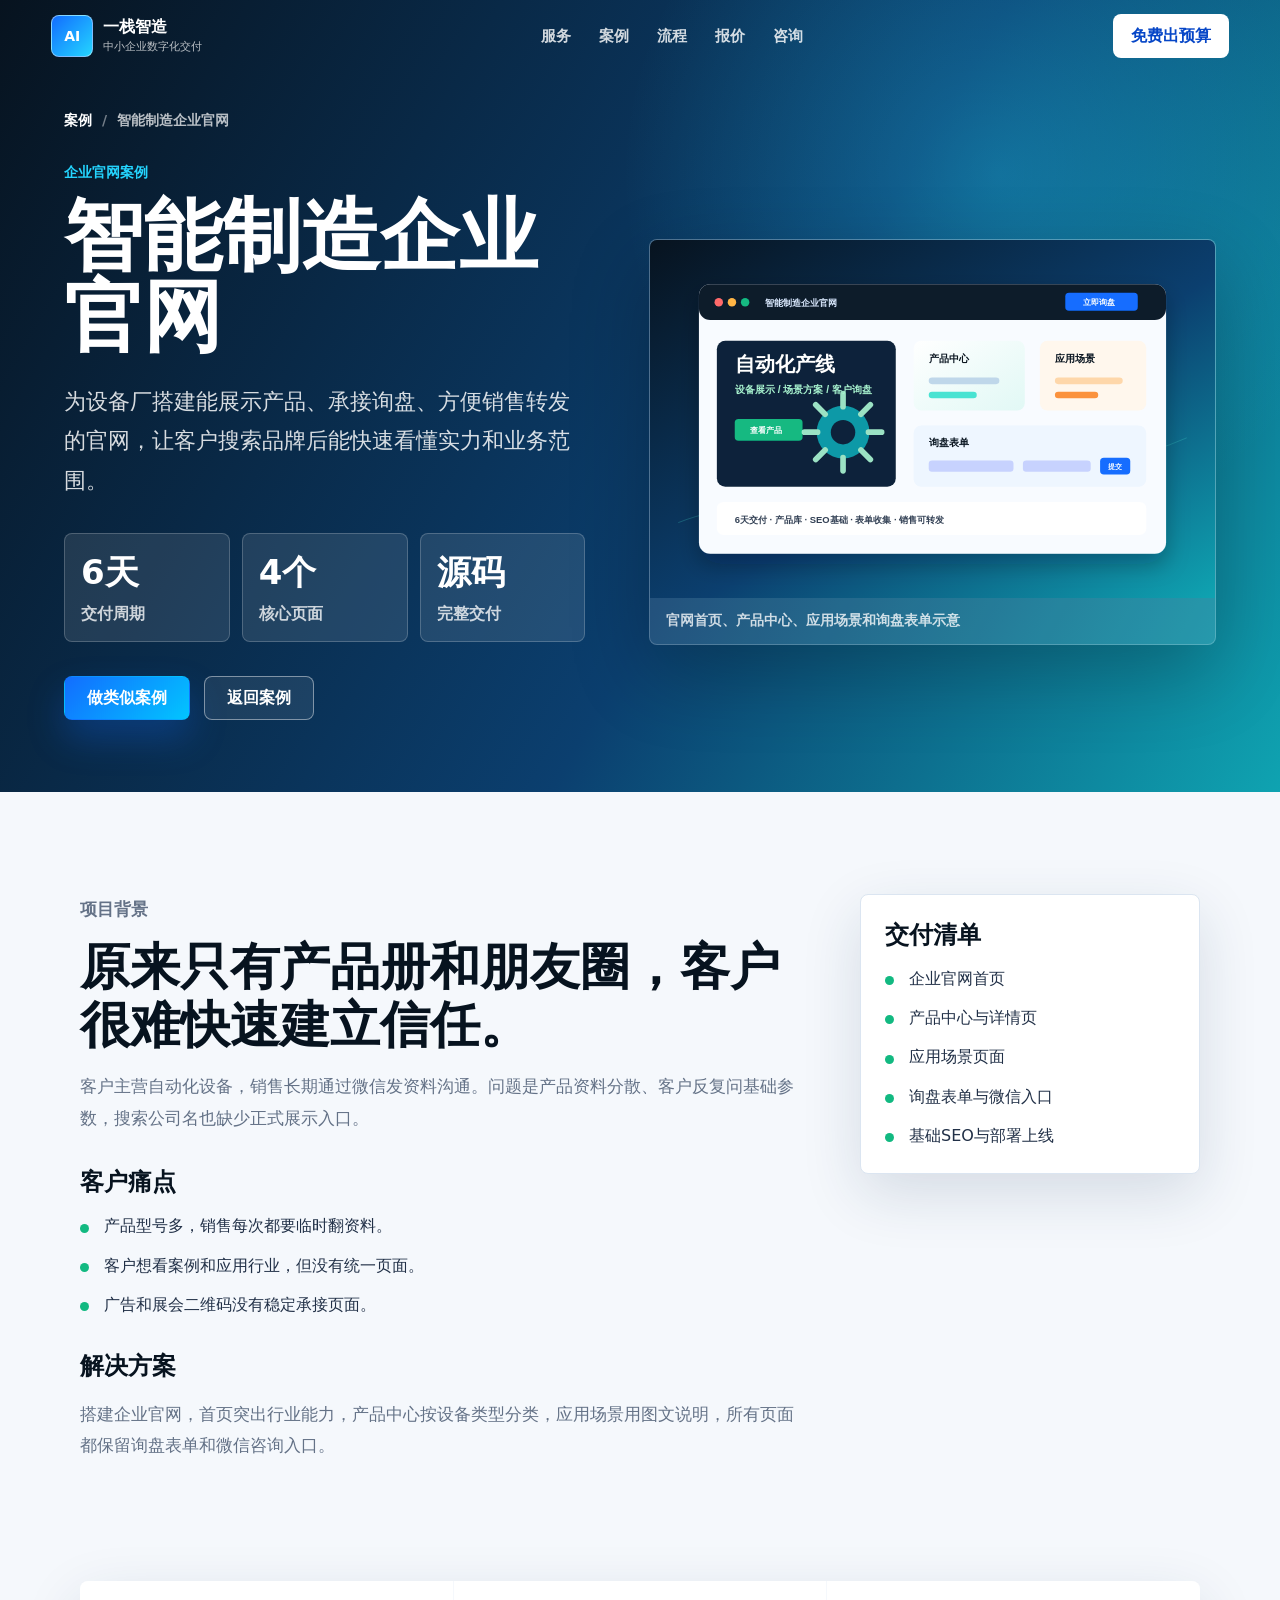
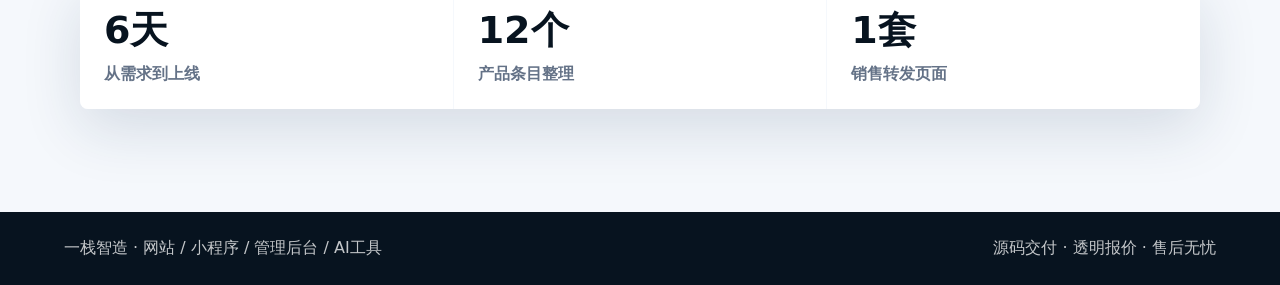
<file: cases/smart-manufacturing-website.html>
<!doctype html>
<html lang="zh-CN">
  <head>
    <meta charset="UTF-8" />
    <meta name="viewport" content="width=device-width, initial-scale=1.0" />
    <title>智能制造企业官网案例 | 一栈智造</title>
    <meta name="description" content="一栈智造企业官网案例：6天完成智能制造企业官网，包含产品中心、应用场景、询盘表单和SEO基础。" />
    <link rel="stylesheet" href="../styles.css" />
  </head>
  <body class="case-detail-page">
    <header class="site-header" data-header>
      <a class="brand" href="../index.html#top" aria-label="一栈智造首页">
        <span class="brand-mark">AI</span>
        <span><strong>一栈智造</strong><small>中小企业数字化交付</small></span>
      </a>
      <nav class="main-nav" aria-label="主导航">
        <a href="../index.html#services">服务</a>
        <a href="../index.html#cases">案例</a>
        <a href="../index.html#process">流程</a>
        <a href="../index.html#pricing">报价</a>
        <a href="../index.html#contact">咨询</a>
      </nav>
      <a class="header-cta" href="../index.html#contact">免费出预算</a>
      <button class="menu-toggle" type="button" aria-label="打开导航" aria-expanded="false" data-menu-toggle><span></span><span></span></button>
    </header>

    <main id="top">
      <section class="case-hero">
        <div class="case-breadcrumb"><a href="../index.html#cases">案例</a><span>智能制造企业官网</span></div>
        <div class="case-hero-grid">
          <div>
            <p class="eyebrow">企业官网案例</p>
            <h1>智能制造企业官网</h1>
            <p class="case-lead">为设备厂搭建能展示产品、承接询盘、方便销售转发的官网，让客户搜索品牌后能快速看懂实力和业务范围。</p>
            <div class="case-meta">
              <span><strong>6天</strong>交付周期</span>
              <span><strong>4个</strong>核心页面</span>
              <span><strong>源码</strong>完整交付</span>
            </div>
            <div class="hero-actions">
              <a class="btn primary" href="../index.html#contact">做类似案例</a>
              <a class="btn ghost" href="../index.html#cases">返回案例</a>
            </div>
          </div>
          <figure class="case-visual">
            <img src="../assets/cases/smart-manufacturing-website.svg" alt="智能制造企业官网案例图" />
            <figcaption>官网首页、产品中心、应用场景和询盘表单示意</figcaption>
          </figure>
        </div>
      </section>

      <section class="case-detail-section">
        <div class="case-detail-layout">
          <article class="case-story">
            <p class="section-kicker">项目背景</p>
            <h2>原来只有产品册和朋友圈，客户很难快速建立信任。</h2>
            <p>客户主营自动化设备，销售长期通过微信发资料沟通。问题是产品资料分散、客户反复问基础参数，搜索公司名也缺少正式展示入口。</p>
            <h3>客户痛点</h3>
            <ul class="feature-list">
              <li>产品型号多，销售每次都要临时翻资料。</li>
              <li>客户想看案例和应用行业，但没有统一页面。</li>
              <li>广告和展会二维码没有稳定承接页面。</li>
            </ul>
            <h3>解决方案</h3>
            <p>搭建企业官网，首页突出行业能力，产品中心按设备类型分类，应用场景用图文说明，所有页面都保留询盘表单和微信咨询入口。</p>
          </article>

          <aside class="case-side-panel">
            <h3>交付清单</h3>
            <ul>
              <li>企业官网首页</li>
              <li>产品中心与详情页</li>
              <li>应用场景页面</li>
              <li>询盘表单与微信入口</li>
              <li>基础SEO与部署上线</li>
            </ul>
          </aside>
        </div>
      </section>

      <section class="section case-results">
        <div class="result-strip">
          <span><strong>6天</strong>从需求到上线</span>
          <span><strong>12个</strong>产品条目整理</span>
          <span><strong>1套</strong>销售转发页面</span>
        </div>
      </section>
    </main>

    <footer class="site-footer">
      <p>一栈智造 · 网站 / 小程序 / 管理后台 / AI工具</p>
      <p>源码交付 · 透明报价 · 售后无忧</p>
    </footer>
    <script src="../script.js"></script>
  </body>
</html>
</file>
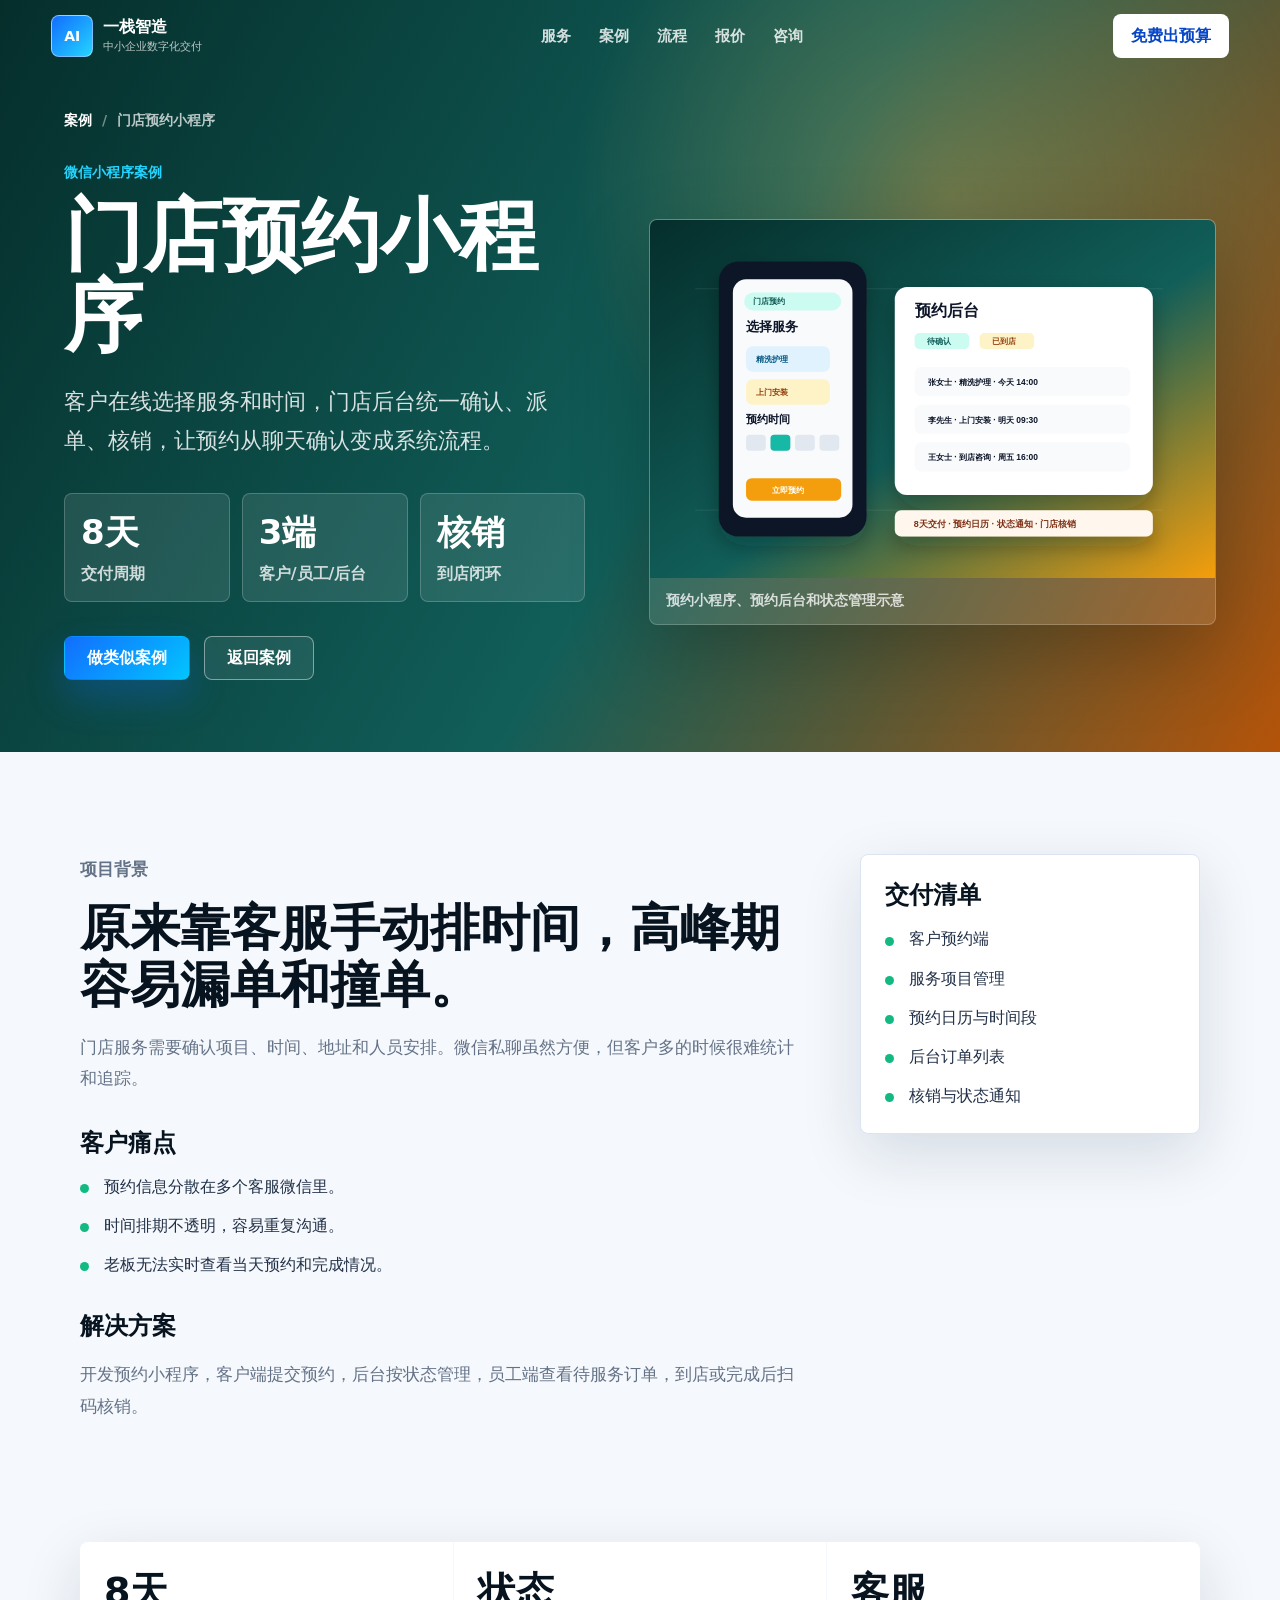
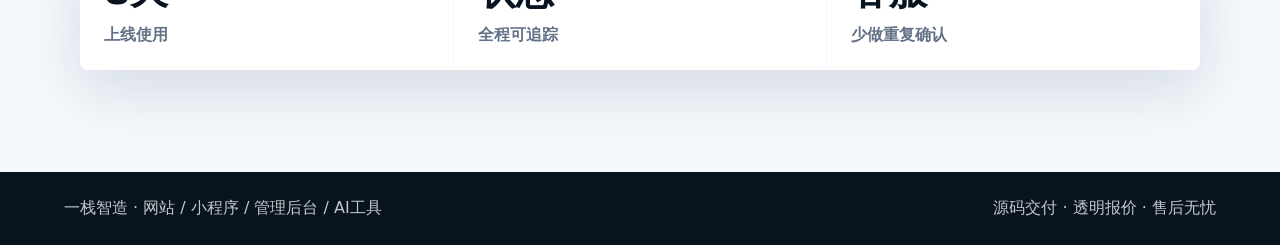
<file: cases/store-booking-miniapp.html>
<!doctype html>
<html lang="zh-CN">
  <head>
    <meta charset="UTF-8" />
    <meta name="viewport" content="width=device-width, initial-scale=1.0" />
    <title>门店预约小程序案例 | 一栈智造</title>
    <meta name="description" content="一栈智造小程序案例：8天完成门店预约小程序，包含服务选择、日历预约、后台派单和核销。" />
    <link rel="stylesheet" href="../styles.css" />
  </head>
  <body class="case-detail-page">
    <header class="site-header" data-header>
      <a class="brand" href="../index.html#top" aria-label="一栈智造首页">
        <span class="brand-mark">AI</span>
        <span><strong>一栈智造</strong><small>中小企业数字化交付</small></span>
      </a>
      <nav class="main-nav" aria-label="主导航">
        <a href="../index.html#services">服务</a>
        <a href="../index.html#cases">案例</a>
        <a href="../index.html#process">流程</a>
        <a href="../index.html#pricing">报价</a>
        <a href="../index.html#contact">咨询</a>
      </nav>
      <a class="header-cta" href="../index.html#contact">免费出预算</a>
      <button class="menu-toggle" type="button" aria-label="打开导航" aria-expanded="false" data-menu-toggle><span></span><span></span></button>
    </header>

    <main id="top">
      <section class="case-hero case-hero-green">
        <div class="case-breadcrumb"><a href="../index.html#cases">案例</a><span>门店预约小程序</span></div>
        <div class="case-hero-grid">
          <div>
            <p class="eyebrow">微信小程序案例</p>
            <h1>门店预约小程序</h1>
            <p class="case-lead">客户在线选择服务和时间，门店后台统一确认、派单、核销，让预约从聊天确认变成系统流程。</p>
            <div class="case-meta">
              <span><strong>8天</strong>交付周期</span>
              <span><strong>3端</strong>客户/员工/后台</span>
              <span><strong>核销</strong>到店闭环</span>
            </div>
            <div class="hero-actions">
              <a class="btn primary" href="../index.html#contact">做类似案例</a>
              <a class="btn ghost" href="../index.html#cases">返回案例</a>
            </div>
          </div>
          <figure class="case-visual">
            <img src="../assets/cases/store-booking-miniapp.svg" alt="门店预约小程序案例图" />
            <figcaption>预约小程序、预约后台和状态管理示意</figcaption>
          </figure>
        </div>
      </section>

      <section class="case-detail-section">
        <div class="case-detail-layout">
          <article class="case-story">
            <p class="section-kicker">项目背景</p>
            <h2>原来靠客服手动排时间，高峰期容易漏单和撞单。</h2>
            <p>门店服务需要确认项目、时间、地址和人员安排。微信私聊虽然方便，但客户多的时候很难统计和追踪。</p>
            <h3>客户痛点</h3>
            <ul class="feature-list">
              <li>预约信息分散在多个客服微信里。</li>
              <li>时间排期不透明，容易重复沟通。</li>
              <li>老板无法实时查看当天预约和完成情况。</li>
            </ul>
            <h3>解决方案</h3>
            <p>开发预约小程序，客户端提交预约，后台按状态管理，员工端查看待服务订单，到店或完成后扫码核销。</p>
          </article>

          <aside class="case-side-panel">
            <h3>交付清单</h3>
            <ul>
              <li>客户预约端</li>
              <li>服务项目管理</li>
              <li>预约日历与时间段</li>
              <li>后台订单列表</li>
              <li>核销与状态通知</li>
            </ul>
          </aside>
        </div>
      </section>

      <section class="section case-results">
        <div class="result-strip">
          <span><strong>8天</strong>上线使用</span>
          <span><strong>状态</strong>全程可追踪</span>
          <span><strong>客服</strong>少做重复确认</span>
        </div>
      </section>
    </main>

    <footer class="site-footer">
      <p>一栈智造 · 网站 / 小程序 / 管理后台 / AI工具</p>
      <p>源码交付 · 透明报价 · 售后无忧</p>
    </footer>
    <script src="../script.js"></script>
  </body>
</html>
</file>
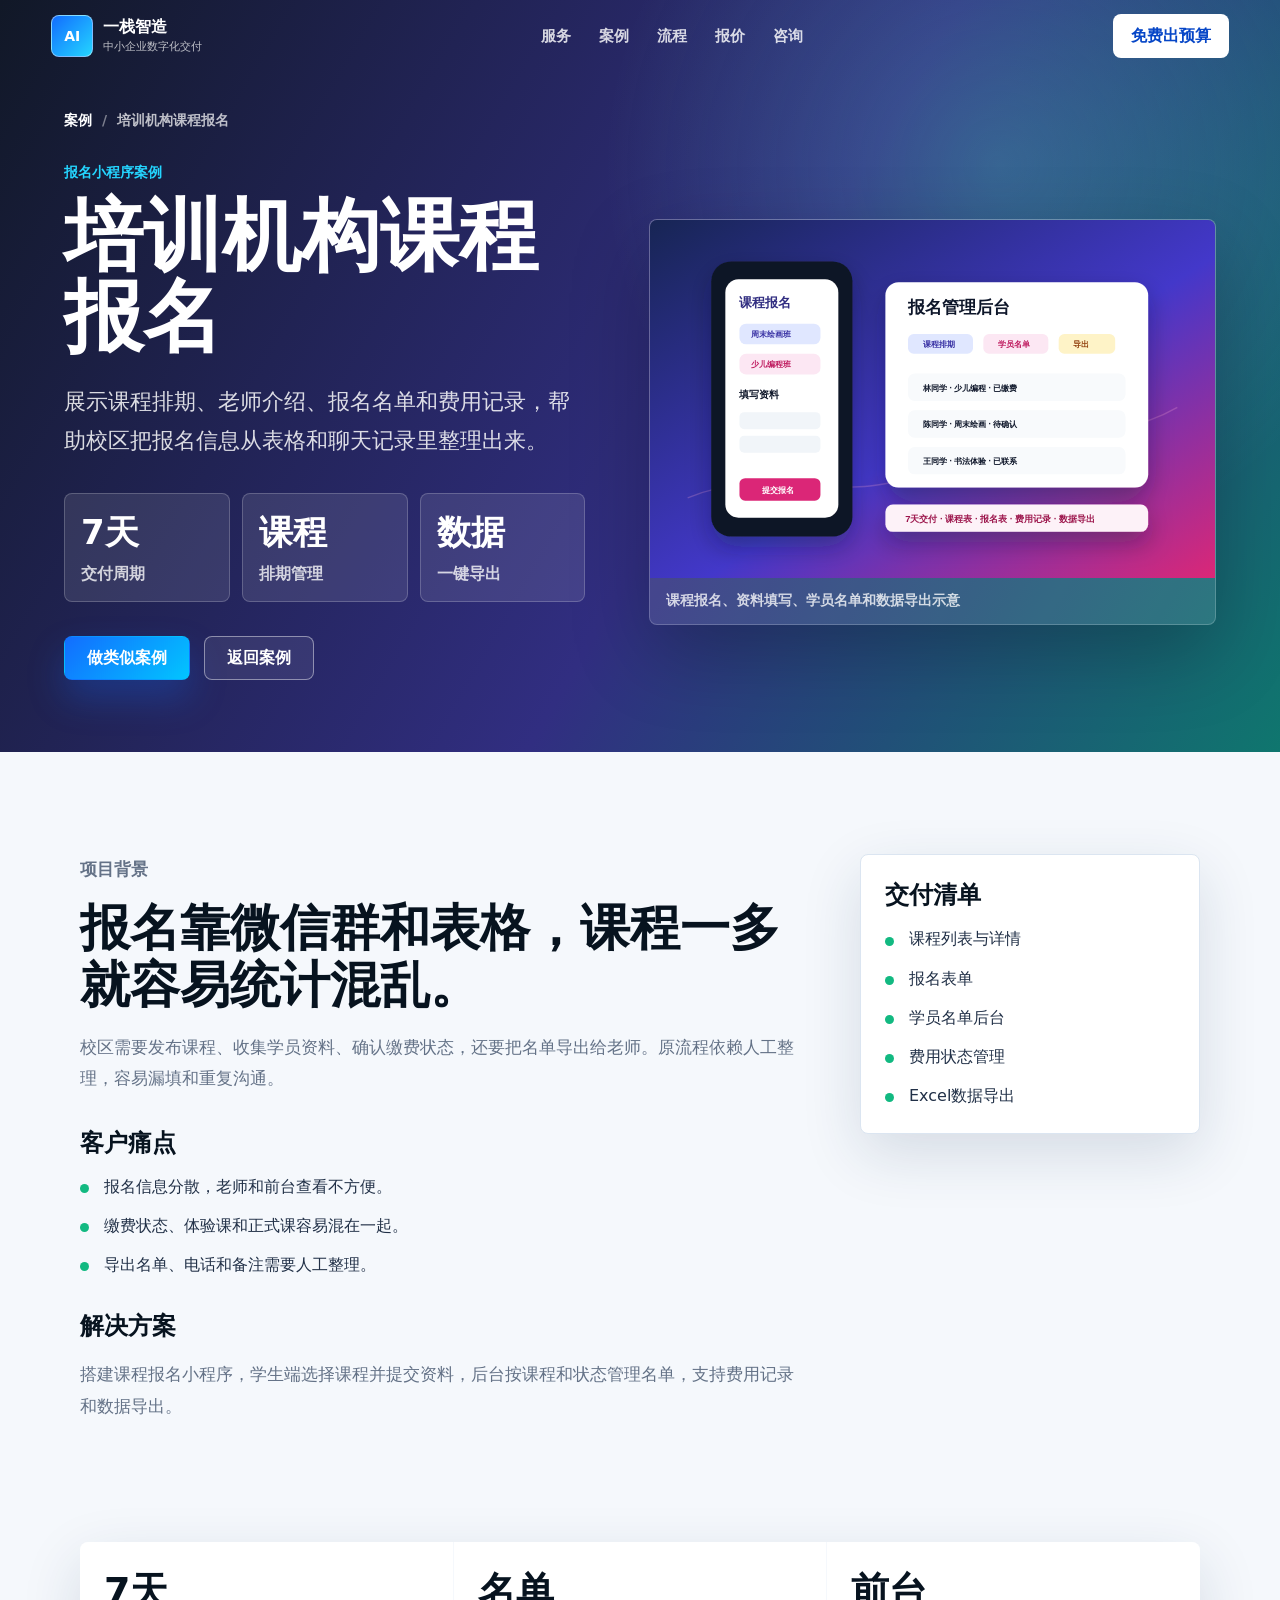
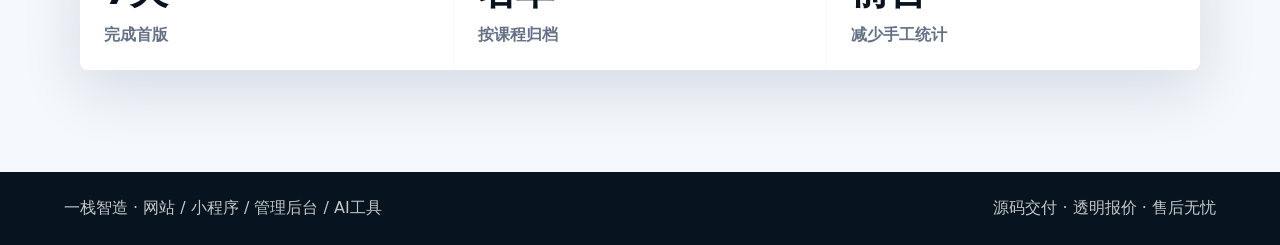
<file: cases/training-registration-miniapp.html>
<!doctype html>
<html lang="zh-CN">
  <head>
    <meta charset="UTF-8" />
    <meta name="viewport" content="width=device-width, initial-scale=1.0" />
    <title>培训机构课程报名案例 | 一栈智造</title>
    <meta name="description" content="一栈智造报名小程序案例：7天完成培训机构课程报名小程序，包含课程排期、报名表、学员名单和数据导出。" />
    <link rel="stylesheet" href="../styles.css" />
  </head>
  <body class="case-detail-page">
    <header class="site-header" data-header>
      <a class="brand" href="../index.html#top" aria-label="一栈智造首页">
        <span class="brand-mark">AI</span>
        <span><strong>一栈智造</strong><small>中小企业数字化交付</small></span>
      </a>
      <nav class="main-nav" aria-label="主导航">
        <a href="../index.html#services">服务</a>
        <a href="../index.html#cases">案例</a>
        <a href="../index.html#process">流程</a>
        <a href="../index.html#pricing">报价</a>
        <a href="../index.html#contact">咨询</a>
      </nav>
      <a class="header-cta" href="../index.html#contact">免费出预算</a>
      <button class="menu-toggle" type="button" aria-label="打开导航" aria-expanded="false" data-menu-toggle><span></span><span></span></button>
    </header>

    <main id="top">
      <section class="case-hero case-hero-purple">
        <div class="case-breadcrumb"><a href="../index.html#cases">案例</a><span>培训机构课程报名</span></div>
        <div class="case-hero-grid">
          <div>
            <p class="eyebrow">报名小程序案例</p>
            <h1>培训机构课程报名</h1>
            <p class="case-lead">展示课程排期、老师介绍、报名名单和费用记录，帮助校区把报名信息从表格和聊天记录里整理出来。</p>
            <div class="case-meta">
              <span><strong>7天</strong>交付周期</span>
              <span><strong>课程</strong>排期管理</span>
              <span><strong>数据</strong>一键导出</span>
            </div>
            <div class="hero-actions">
              <a class="btn primary" href="../index.html#contact">做类似案例</a>
              <a class="btn ghost" href="../index.html#cases">返回案例</a>
            </div>
          </div>
          <figure class="case-visual">
            <img src="../assets/cases/training-registration-miniapp.svg" alt="培训机构课程报名小程序案例图" />
            <figcaption>课程报名、资料填写、学员名单和数据导出示意</figcaption>
          </figure>
        </div>
      </section>

      <section class="case-detail-section">
        <div class="case-detail-layout">
          <article class="case-story">
            <p class="section-kicker">项目背景</p>
            <h2>报名靠微信群和表格，课程一多就容易统计混乱。</h2>
            <p>校区需要发布课程、收集学员资料、确认缴费状态，还要把名单导出给老师。原流程依赖人工整理，容易漏填和重复沟通。</p>
            <h3>客户痛点</h3>
            <ul class="feature-list">
              <li>报名信息分散，老师和前台查看不方便。</li>
              <li>缴费状态、体验课和正式课容易混在一起。</li>
              <li>导出名单、电话和备注需要人工整理。</li>
            </ul>
            <h3>解决方案</h3>
            <p>搭建课程报名小程序，学生端选择课程并提交资料，后台按课程和状态管理名单，支持费用记录和数据导出。</p>
          </article>
          <aside class="case-side-panel">
            <h3>交付清单</h3>
            <ul>
              <li>课程列表与详情</li>
              <li>报名表单</li>
              <li>学员名单后台</li>
              <li>费用状态管理</li>
              <li>Excel数据导出</li>
            </ul>
          </aside>
        </div>
      </section>

      <section class="section case-results">
        <div class="result-strip">
          <span><strong>7天</strong>完成首版</span>
          <span><strong>名单</strong>按课程归档</span>
          <span><strong>前台</strong>减少手工统计</span>
        </div>
      </section>
    </main>

    <footer class="site-footer">
      <p>一栈智造 · 网站 / 小程序 / 管理后台 / AI工具</p>
      <p>源码交付 · 透明报价 · 售后无忧</p>
    </footer>
    <script src="../script.js"></script>
  </body>
</html>
</file>
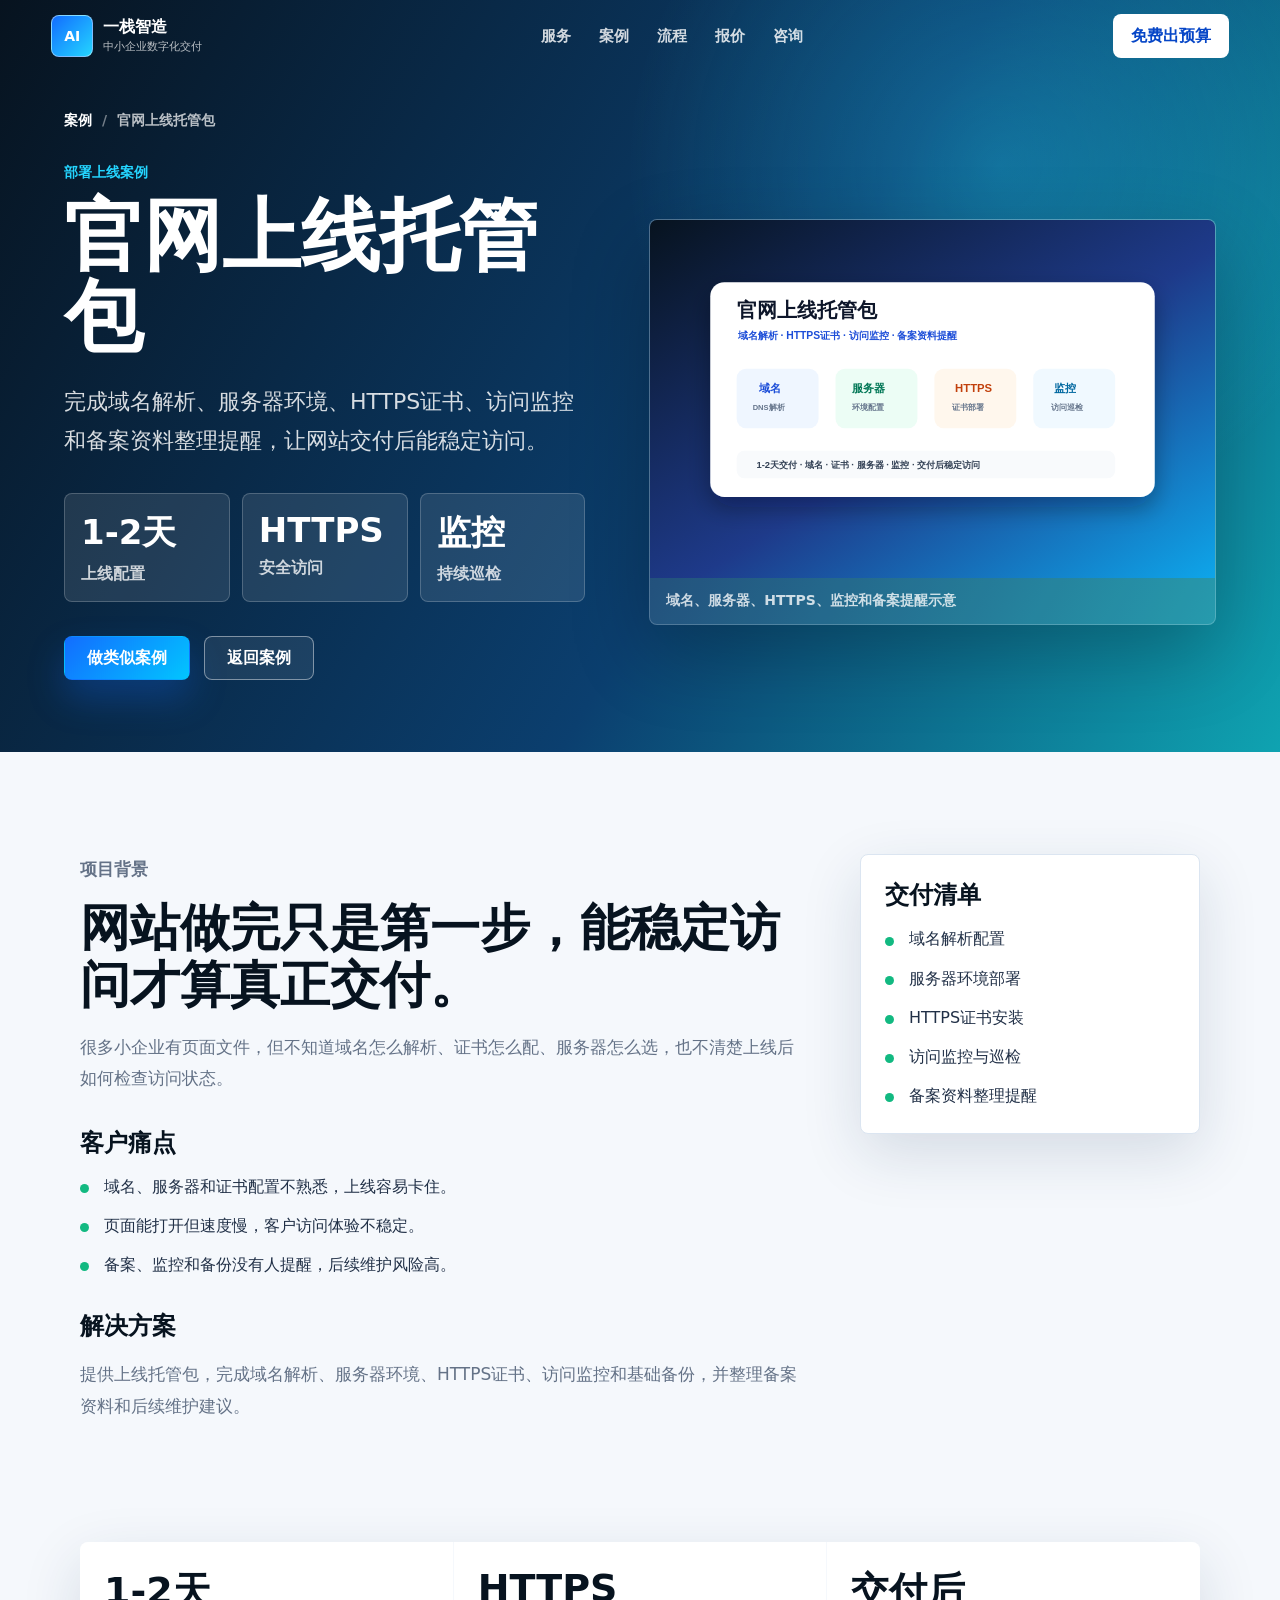
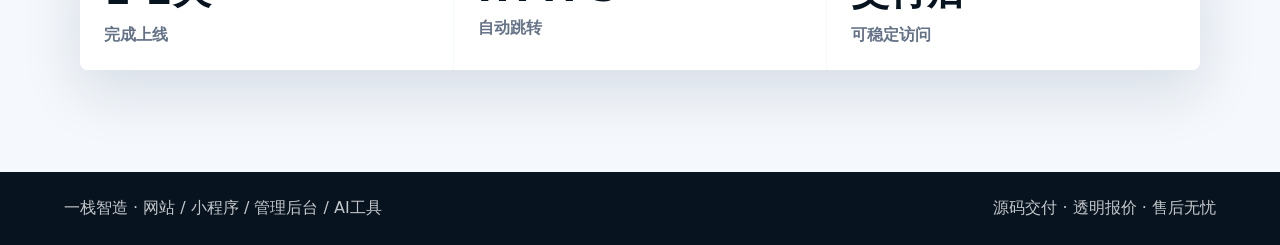
<file: cases/website-hosting-launch.html>
<!doctype html>
<html lang="zh-CN">
  <head>
    <meta charset="UTF-8" />
    <meta name="viewport" content="width=device-width, initial-scale=1.0" />
    <title>官网上线托管包案例 | 一栈智造</title>
    <meta name="description" content="一栈智造部署上线案例：1-2天完成官网上线托管，包含域名解析、HTTPS证书、服务器配置和访问监控。" />
    <link rel="stylesheet" href="../styles.css" />
  </head>
  <body class="case-detail-page">
    <header class="site-header" data-header>
      <a class="brand" href="../index.html#top" aria-label="一栈智造首页">
        <span class="brand-mark">AI</span>
        <span><strong>一栈智造</strong><small>中小企业数字化交付</small></span>
      </a>
      <nav class="main-nav" aria-label="主导航">
        <a href="../index.html#services">服务</a>
        <a href="../index.html#cases">案例</a>
        <a href="../index.html#process">流程</a>
        <a href="../index.html#pricing">报价</a>
        <a href="../index.html#contact">咨询</a>
      </nav>
      <a class="header-cta" href="../index.html#contact">免费出预算</a>
      <button class="menu-toggle" type="button" aria-label="打开导航" aria-expanded="false" data-menu-toggle><span></span><span></span></button>
    </header>

    <main id="top">
      <section class="case-hero">
        <div class="case-breadcrumb"><a href="../index.html#cases">案例</a><span>官网上线托管包</span></div>
        <div class="case-hero-grid">
          <div>
            <p class="eyebrow">部署上线案例</p>
            <h1>官网上线托管包</h1>
            <p class="case-lead">完成域名解析、服务器环境、HTTPS证书、访问监控和备案资料整理提醒，让网站交付后能稳定访问。</p>
            <div class="case-meta">
              <span><strong>1-2天</strong>上线配置</span>
              <span><strong>HTTPS</strong>安全访问</span>
              <span><strong>监控</strong>持续巡检</span>
            </div>
            <div class="hero-actions">
              <a class="btn primary" href="../index.html#contact">做类似案例</a>
              <a class="btn ghost" href="../index.html#cases">返回案例</a>
            </div>
          </div>
          <figure class="case-visual">
            <img src="../assets/cases/website-hosting-launch.svg" alt="官网上线托管包案例图" />
            <figcaption>域名、服务器、HTTPS、监控和备案提醒示意</figcaption>
          </figure>
        </div>
      </section>

      <section class="case-detail-section">
        <div class="case-detail-layout">
          <article class="case-story">
            <p class="section-kicker">项目背景</p>
            <h2>网站做完只是第一步，能稳定访问才算真正交付。</h2>
            <p>很多小企业有页面文件，但不知道域名怎么解析、证书怎么配、服务器怎么选，也不清楚上线后如何检查访问状态。</p>
            <h3>客户痛点</h3>
            <ul class="feature-list">
              <li>域名、服务器和证书配置不熟悉，上线容易卡住。</li>
              <li>页面能打开但速度慢，客户访问体验不稳定。</li>
              <li>备案、监控和备份没有人提醒，后续维护风险高。</li>
            </ul>
            <h3>解决方案</h3>
            <p>提供上线托管包，完成域名解析、服务器环境、HTTPS证书、访问监控和基础备份，并整理备案资料和后续维护建议。</p>
          </article>
          <aside class="case-side-panel">
            <h3>交付清单</h3>
            <ul>
              <li>域名解析配置</li>
              <li>服务器环境部署</li>
              <li>HTTPS证书安装</li>
              <li>访问监控与巡检</li>
              <li>备案资料整理提醒</li>
            </ul>
          </aside>
        </div>
      </section>

      <section class="section case-results">
        <div class="result-strip">
          <span><strong>1-2天</strong>完成上线</span>
          <span><strong>HTTPS</strong>自动跳转</span>
          <span><strong>交付后</strong>可稳定访问</span>
        </div>
      </section>
    </main>

    <footer class="site-footer">
      <p>一栈智造 · 网站 / 小程序 / 管理后台 / AI工具</p>
      <p>源码交付 · 透明报价 · 售后无忧</p>
    </footer>
    <script src="../script.js"></script>
  </body>
</html>
</file>
<file: styles.css>
:root {
  --ink: #07131f;
  --ink-soft: #213047;
  --muted: #647287;
  --line: #dbe5f1;
  --surface: #f5f8fc;
  --panel: #ffffff;
  --primary: #126dff;
  --primary-dark: #0646c7;
  --cyan: #24d5ff;
  --green: #12b981;
  --amber: #ffb545;
  --radius: 8px;
  --shadow: 0 20px 60px rgba(18, 48, 87, 0.14);
  color-scheme: light;
}

* {
  box-sizing: border-box;
}

html {
  scroll-behavior: smooth;
}

body {
  margin: 0;
  font-family:
    Inter, ui-sans-serif, system-ui, -apple-system, BlinkMacSystemFont, "Segoe UI",
    "PingFang SC", "Hiragino Sans GB", "Microsoft YaHei", sans-serif;
  color: var(--ink);
  background: var(--surface);
  letter-spacing: 0;
}

body.nav-open {
  overflow: hidden;
}

a {
  color: inherit;
  text-decoration: none;
}

img {
  display: block;
  max-width: 100%;
}

button,
input,
select,
textarea {
  font: inherit;
}

.site-header {
  position: fixed;
  z-index: 50;
  top: 0;
  left: 0;
  right: 0;
  display: flex;
  align-items: center;
  justify-content: space-between;
  gap: 24px;
  height: 72px;
  padding: 0 clamp(18px, 4vw, 56px);
  color: #fff;
  transition:
    background 0.2s ease,
    box-shadow 0.2s ease,
    color 0.2s ease;
}

.site-header.is-scrolled,
.site-header.nav-active {
  color: var(--ink);
  background: rgba(255, 255, 255, 0.94);
  box-shadow: 0 10px 30px rgba(12, 30, 52, 0.1);
  backdrop-filter: blur(18px);
}

.brand {
  display: inline-flex;
  align-items: center;
  gap: 10px;
  min-width: 180px;
}

.brand-mark {
  display: grid;
  width: 42px;
  height: 42px;
  place-items: center;
  border: 1px solid rgba(255, 255, 255, 0.45);
  border-radius: 8px;
  background: linear-gradient(135deg, var(--primary), var(--cyan));
  color: #fff;
  font-size: 14px;
  font-weight: 900;
}

.brand strong,
.brand small {
  display: block;
  line-height: 1.15;
}

.brand small {
  margin-top: 4px;
  color: currentColor;
  font-size: 11px;
  opacity: 0.72;
}

.main-nav {
  display: flex;
  align-items: center;
  gap: 28px;
  font-size: 15px;
  font-weight: 700;
}

.main-nav a {
  opacity: 0.82;
}

.main-nav a:hover {
  opacity: 1;
}

.header-cta,
.btn {
  display: inline-flex;
  min-height: 44px;
  align-items: center;
  justify-content: center;
  border-radius: 8px;
  font-weight: 800;
  line-height: 1;
}

.header-cta {
  padding: 0 18px;
  background: #fff;
  color: var(--primary-dark);
}

.site-header.is-scrolled .header-cta,
.site-header.nav-active .header-cta {
  background: var(--ink);
  color: #fff;
}

.menu-toggle {
  display: none;
  width: 44px;
  height: 44px;
  border: 0;
  border-radius: 8px;
  background: rgba(255, 255, 255, 0.14);
  color: currentColor;
  cursor: pointer;
}

.menu-toggle span {
  display: block;
  width: 20px;
  height: 2px;
  margin: 5px auto;
  background: currentColor;
  transition: transform 0.2s ease;
}

.menu-toggle[aria-expanded="true"] span:first-child {
  transform: translateY(3.5px) rotate(45deg);
}

.menu-toggle[aria-expanded="true"] span:last-child {
  transform: translateY(-3.5px) rotate(-45deg);
}

.hero {
  position: relative;
  display: grid;
  min-height: 86svh;
  align-items: center;
  overflow: hidden;
  padding: 116px clamp(20px, 5vw, 72px) 72px;
  color: #fff;
  background:
    linear-gradient(112deg, #050c1c 0%, #08265f 52%, #0b73d9 100%),
    linear-gradient(180deg, rgba(255, 181, 69, 0.12), rgba(36, 213, 255, 0.08));
}

.hero::after {
  position: absolute;
  right: 0;
  bottom: 0;
  left: 0;
  height: 120px;
  content: "";
  background: linear-gradient(180deg, rgba(245, 248, 252, 0), var(--surface));
  pointer-events: none;
}

.hero-canvas,
.hero-overlay {
  position: absolute;
  inset: 0;
}

.hero-canvas {
  z-index: 1;
  opacity: 0.72;
}

.hero-overlay {
  z-index: 2;
  background:
    linear-gradient(rgba(255, 255, 255, 0.05) 1px, transparent 1px),
    linear-gradient(90deg, rgba(255, 255, 255, 0.04) 1px, transparent 1px);
  background-size: 88px 88px;
  mask-image: linear-gradient(90deg, #000 0%, #000 62%, transparent 100%);
}

.hero-content {
  position: relative;
  z-index: 3;
  width: min(760px, 100%);
}

.eyebrow,
.section-kicker {
  margin: 0 0 14px;
  color: var(--cyan);
  font-size: 14px;
  font-weight: 900;
  letter-spacing: 0;
  text-transform: uppercase;
}

.hero h1 {
  max-width: 12ch;
  margin: 0;
  font-size: clamp(48px, 8vw, 112px);
  line-height: 0.96;
  letter-spacing: 0;
}

.hero-copy {
  width: min(680px, 100%);
  margin: 26px 0 0;
  color: rgba(255, 255, 255, 0.86);
  font-size: clamp(18px, 2.1vw, 25px);
  line-height: 1.7;
}

.hero-actions {
  display: flex;
  flex-wrap: wrap;
  gap: 14px;
  margin-top: 34px;
}

.btn {
  border: 1px solid transparent;
  padding: 0 22px;
  cursor: pointer;
}

.btn.primary {
  background: linear-gradient(135deg, var(--primary), #02c5ff);
  color: #fff;
  box-shadow: 0 18px 36px rgba(18, 109, 255, 0.28);
}

.btn.ghost {
  border-color: rgba(255, 255, 255, 0.44);
  color: #fff;
  background: rgba(255, 255, 255, 0.08);
}

.btn.wide {
  width: 100%;
}

.hero-stats {
  display: grid;
  grid-template-columns: repeat(3, minmax(0, 1fr));
  gap: 12px;
  width: min(780px, 100%);
  margin-top: 42px;
}

.hero-stats span {
  min-height: 86px;
  padding: 18px;
  border: 1px solid rgba(255, 255, 255, 0.18);
  border-radius: 8px;
  background: rgba(255, 255, 255, 0.09);
  backdrop-filter: blur(10px);
  color: rgba(255, 255, 255, 0.8);
  font-weight: 700;
}

.hero-stats strong {
  display: block;
  margin-bottom: 8px;
  color: #fff;
  font-size: clamp(20px, 2.4vw, 32px);
}

.trust-strip {
  display: grid;
  grid-template-columns: repeat(5, minmax(0, 1fr));
  gap: 1px;
  width: min(1180px, calc(100% - 40px));
  margin: -36px auto 0;
  position: relative;
  z-index: 4;
  overflow: hidden;
  border-radius: 8px;
  box-shadow: var(--shadow);
}

.trust-strip span {
  display: grid;
  min-height: 74px;
  place-items: center;
  background: #fff;
  color: var(--ink-soft);
  font-weight: 900;
}

.section {
  padding: clamp(74px, 8vw, 118px) clamp(20px, 5vw, 72px);
}

.section-heading {
  width: min(830px, 100%);
  margin: 0 auto 38px;
  text-align: center;
}

.section-heading h2 {
  margin: 0;
  color: var(--ink);
  font-size: clamp(30px, 4vw, 56px);
  line-height: 1.12;
  letter-spacing: 0;
}

.section-heading p:not(.section-kicker) {
  margin: 18px auto 0;
  color: var(--muted);
  font-size: 17px;
  line-height: 1.8;
}

.service-grid,
.pricing-grid {
  display: grid;
  grid-template-columns: repeat(4, minmax(0, 1fr));
  gap: 18px;
  width: min(1180px, 100%);
  margin: 0 auto;
}

.service-card,
.case-card,
.price-card,
.timeline article {
  border: 1px solid var(--line);
  border-radius: 8px;
  background: var(--panel);
  box-shadow: 0 16px 42px rgba(16, 38, 67, 0.08);
}

.service-card {
  display: flex;
  min-height: 360px;
  flex-direction: column;
  padding: 24px;
}

.service-top {
  display: flex;
  align-items: center;
  justify-content: space-between;
  gap: 12px;
}

.service-icon {
  display: grid;
  width: 48px;
  height: 48px;
  place-items: center;
  border-radius: 8px;
  background: #e8f2ff;
  color: var(--primary-dark);
  font-weight: 900;
}

.service-tag {
  border-radius: 999px;
  padding: 7px 10px;
  background: #eefaf5;
  color: #087b57;
  font-size: 13px;
  font-weight: 900;
}

.service-card h3,
.case-card h3,
.timeline h3 {
  margin: 22px 0 10px;
  font-size: 24px;
  line-height: 1.25;
}

.service-card p,
.case-card p,
.timeline p,
.price-card p {
  color: var(--muted);
  line-height: 1.75;
}

.service-card ul,
.price-card ul {
  display: grid;
  gap: 10px;
  margin: auto 0 0;
  padding: 20px 0 0;
  list-style: none;
}

.service-card li,
.price-card li {
  position: relative;
  padding-left: 22px;
  color: var(--ink-soft);
  line-height: 1.6;
}

.service-card li::before,
.price-card li::before {
  position: absolute;
  top: 0.62em;
  left: 0;
  width: 8px;
  height: 8px;
  border-radius: 50%;
  background: var(--green);
  content: "";
}

.cases {
  background: #fff;
}

.case-tabs {
  display: flex;
  flex-wrap: wrap;
  justify-content: center;
  gap: 10px;
  width: min(1000px, 100%);
  margin: 0 auto 28px;
}

.case-tab {
  min-height: 42px;
  border: 1px solid var(--line);
  border-radius: 999px;
  padding: 0 16px;
  background: #fff;
  color: var(--muted);
  font-weight: 800;
  cursor: pointer;
}

.case-tab.active {
  border-color: var(--primary);
  background: var(--primary);
  color: #fff;
}

.case-grid {
  display: grid;
  grid-template-columns: repeat(3, minmax(0, 1fr));
  gap: 18px;
  width: min(1180px, 100%);
  margin: 0 auto;
}

.case-card {
  display: grid;
  min-height: 430px;
  padding: 24px;
  color: inherit;
  overflow: hidden;
  transition:
    opacity 0.2s ease,
    transform 0.2s ease;
}

.case-card:not([href]) {
  min-height: 330px;
}

.case-card.is-hidden {
  display: none;
}

.case-card:hover {
  transform: translateY(-4px);
}

.case-media {
  width: calc(100% + 48px);
  max-width: none;
  aspect-ratio: 1200 / 760;
  margin: -24px -24px 20px;
  object-fit: cover;
  border-bottom: 1px solid var(--line);
  background: #eef5ff;
}

.case-kind {
  justify-self: start;
  border-radius: 999px;
  padding: 7px 10px;
  background: #edf5ff;
  color: var(--primary-dark);
  font-size: 13px;
  font-weight: 900;
}

.case-card dl {
  display: grid;
  gap: 10px;
  margin: auto 0 0;
}

.case-card dl div {
  display: grid;
  grid-template-columns: 58px 1fr;
  gap: 12px;
  border-top: 1px solid var(--line);
  padding-top: 10px;
}

.case-card dt {
  color: var(--muted);
  font-size: 13px;
  font-weight: 800;
}

.case-card dd {
  margin: 0;
  color: var(--ink-soft);
  font-weight: 800;
}

.case-link {
  display: inline-flex;
  align-items: center;
  justify-self: start;
  gap: 8px;
  margin-top: 18px;
  color: var(--primary);
  font-weight: 900;
}

.case-link::after {
  content: ">";
}

.case-hero {
  min-height: 78svh;
  padding: 112px clamp(20px, 5vw, 72px) 72px;
  color: #fff;
  background:
    radial-gradient(circle at 78% 22%, rgba(36, 213, 255, 0.28), transparent 32%),
    linear-gradient(120deg, #07131f 0%, #0b3f6f 58%, #0fa3b1 100%);
}

.case-hero-warm {
  background:
    radial-gradient(circle at 76% 24%, rgba(255, 181, 69, 0.25), transparent 34%),
    linear-gradient(120deg, #3f1028 0%, #8f2555 52%, #0f766e 100%);
}

.case-hero-green {
  background:
    radial-gradient(circle at 74% 26%, rgba(255, 181, 69, 0.3), transparent 34%),
    linear-gradient(120deg, #052e2b 0%, #115e59 54%, #b45309 100%);
}

.case-hero-orange {
  background:
    radial-gradient(circle at 78% 22%, rgba(134, 239, 172, 0.24), transparent 34%),
    linear-gradient(120deg, #132315 0%, #166534 56%, #c2410c 100%);
}

.case-hero-purple {
  background:
    radial-gradient(circle at 78% 22%, rgba(94, 234, 212, 0.24), transparent 34%),
    linear-gradient(120deg, #111827 0%, #312e81 56%, #0f766e 100%);
}

.case-hero-ai {
  background:
    radial-gradient(circle at 78% 22%, rgba(255, 181, 69, 0.24), transparent 34%),
    linear-gradient(120deg, #0f172a 0%, #164e63 52%, #7c2d12 100%);
}

.case-breadcrumb {
  display: flex;
  flex-wrap: wrap;
  gap: 10px;
  width: min(1180px, 100%);
  margin: 0 auto 34px;
  color: rgba(255, 255, 255, 0.72);
  font-size: 14px;
  font-weight: 800;
}

.case-breadcrumb a {
  color: #fff;
}

.case-breadcrumb span::before {
  content: "/";
  margin-right: 10px;
  opacity: 0.6;
}

.case-hero-grid {
  display: grid;
  grid-template-columns: minmax(0, 0.92fr) minmax(420px, 1fr);
  align-items: center;
  gap: clamp(28px, 5vw, 64px);
  width: min(1180px, 100%);
  margin: 0 auto;
}

.case-hero h1 {
  margin: 0;
  font-size: clamp(42px, 6.2vw, 82px);
  line-height: 1.02;
}

.case-lead {
  margin: 24px 0 0;
  color: rgba(255, 255, 255, 0.84);
  font-size: clamp(17px, 2vw, 22px);
  line-height: 1.8;
}

.case-meta {
  display: grid;
  grid-template-columns: repeat(3, minmax(0, 1fr));
  gap: 12px;
  margin-top: 32px;
}

.case-meta span {
  min-height: 88px;
  padding: 16px;
  border: 1px solid rgba(255, 255, 255, 0.2);
  border-radius: 8px;
  background: rgba(255, 255, 255, 0.1);
  color: rgba(255, 255, 255, 0.78);
  font-weight: 800;
}

.case-meta strong {
  display: block;
  margin-bottom: 8px;
  color: #fff;
  font-size: clamp(22px, 2.8vw, 34px);
}

.case-visual {
  margin: 0;
  overflow: hidden;
  border: 1px solid rgba(255, 255, 255, 0.2);
  border-radius: 8px;
  background: rgba(255, 255, 255, 0.1);
  box-shadow: 0 28px 80px rgba(0, 0, 0, 0.24);
}

.case-visual img {
  width: 100%;
  aspect-ratio: 1200 / 760;
  object-fit: cover;
}

.case-visual figcaption {
  padding: 14px 16px;
  color: rgba(255, 255, 255, 0.78);
  font-size: 14px;
  font-weight: 800;
}

.case-detail-section {
  padding: clamp(68px, 8vw, 110px) clamp(20px, 5vw, 72px);
}

.case-detail-layout {
  display: grid;
  grid-template-columns: minmax(0, 1fr) 340px;
  gap: clamp(24px, 5vw, 60px);
  width: min(1120px, 100%);
  margin: 0 auto;
}

.case-story h2 {
  margin: 0;
  font-size: clamp(30px, 4vw, 50px);
  line-height: 1.15;
}

.case-story h3,
.case-side-panel h3 {
  margin: 32px 0 14px;
  font-size: 24px;
}

.case-story p {
  color: var(--muted);
  font-size: 17px;
  line-height: 1.85;
}

.feature-list,
.case-side-panel ul {
  display: grid;
  gap: 12px;
  margin: 0;
  padding: 0;
  list-style: none;
}

.feature-list li,
.case-side-panel li {
  position: relative;
  padding-left: 24px;
  color: var(--ink-soft);
  line-height: 1.7;
}

.feature-list li::before,
.case-side-panel li::before {
  position: absolute;
  top: 0.7em;
  left: 0;
  width: 9px;
  height: 9px;
  border-radius: 50%;
  background: var(--green);
  content: "";
}

.case-side-panel {
  align-self: start;
  border: 1px solid var(--line);
  border-radius: 8px;
  padding: 24px;
  background: #fff;
  box-shadow: var(--shadow);
}

.case-side-panel h3 {
  margin-top: 0;
}

.case-results {
  padding-top: 0;
}

.result-strip {
  display: grid;
  grid-template-columns: repeat(3, minmax(0, 1fr));
  gap: 1px;
  width: min(1120px, 100%);
  margin: 0 auto;
  overflow: hidden;
  border-radius: 8px;
  box-shadow: var(--shadow);
}

.result-strip span {
  min-height: 112px;
  padding: 24px;
  background: #fff;
  color: var(--muted);
  font-weight: 800;
}

.result-strip strong {
  display: block;
  margin-bottom: 8px;
  color: var(--ink);
  font-size: clamp(24px, 3vw, 38px);
}

.comparison {
  color: #fff;
  background:
    linear-gradient(120deg, rgba(5, 15, 34, 0.96), rgba(8, 52, 115, 0.9)),
    url("assets/poster-compare.png") center / cover no-repeat;
}

.comparison .section-heading h2,
.comparison .section-heading p {
  color: #fff;
}

.compare-table {
  width: min(980px, 100%);
  margin: 0 auto;
  overflow: hidden;
  border: 1px solid rgba(255, 255, 255, 0.22);
  border-radius: 8px;
  background: rgba(255, 255, 255, 0.1);
  backdrop-filter: blur(14px);
}

.compare-table > div {
  display: grid;
  grid-template-columns: 1fr 1fr;
}

.compare-table span,
.compare-table strong {
  min-height: 86px;
  padding: 24px;
  border-top: 1px solid rgba(255, 255, 255, 0.18);
  line-height: 1.6;
}

.compare-table strong {
  color: #fff;
  background: rgba(36, 213, 255, 0.12);
}

.compare-table .compare-head span {
  min-height: 64px;
  border-top: 0;
  background: rgba(255, 255, 255, 0.16);
  color: #fff;
  font-size: 20px;
  font-weight: 900;
}

.timeline {
  display: grid;
  grid-template-columns: repeat(4, minmax(0, 1fr));
  gap: 18px;
  width: min(1180px, 100%);
  margin: 0 auto;
}

.timeline article {
  min-height: 240px;
  padding: 24px;
}

.timeline span {
  color: var(--primary);
  font-size: 13px;
  font-weight: 900;
}

.pricing {
  background: #fff;
}

.pricing-grid {
  grid-template-columns: repeat(3, minmax(0, 1fr));
}

.price-card {
  padding: 28px;
}

.price-card.featured {
  border-color: rgba(18, 109, 255, 0.5);
  background: linear-gradient(180deg, #ffffff, #eef6ff);
  box-shadow: 0 24px 70px rgba(18, 109, 255, 0.18);
}

.plan {
  margin: 0;
  color: var(--primary);
  font-weight: 900;
}

.price-card h3 {
  margin: 12px 0;
  font-size: clamp(34px, 4vw, 48px);
}

.poster-section {
  overflow: hidden;
}

.poster-rail {
  display: grid;
  grid-template-columns: repeat(5, minmax(210px, 1fr));
  gap: 16px;
  width: min(1260px, 100%);
  margin: 0 auto;
}

.poster-rail figure {
  min-width: 0;
  margin: 0;
  overflow: hidden;
  border: 1px solid rgba(18, 109, 255, 0.22);
  border-radius: 8px;
  background: #fff;
  box-shadow: 0 18px 48px rgba(10, 37, 72, 0.12);
}

.poster-rail img {
  width: 100%;
  aspect-ratio: 3 / 4;
  object-fit: cover;
  object-position: top;
}

.poster-rail figcaption {
  padding: 14px;
  color: var(--ink-soft);
  font-weight: 900;
  text-align: center;
}

.contact {
  padding-bottom: 120px;
}

.contact-panel {
  display: grid;
  grid-template-columns: 1fr minmax(360px, 440px);
  gap: clamp(26px, 5vw, 64px);
  width: min(1180px, 100%);
  margin: 0 auto;
  border-radius: 8px;
  padding: clamp(28px, 5vw, 58px);
  background:
    linear-gradient(135deg, rgba(5, 15, 34, 0.94), rgba(10, 68, 150, 0.88)),
    url("assets/poster-digital.png") center / cover no-repeat;
  color: #fff;
  box-shadow: var(--shadow);
}

.contact-panel h2 {
  margin: 0;
  font-size: clamp(32px, 4.5vw, 58px);
  line-height: 1.14;
}

.contact-panel p {
  max-width: 650px;
  color: rgba(255, 255, 255, 0.82);
  font-size: 17px;
  line-height: 1.8;
}

.contact-methods {
  display: grid;
  grid-template-columns: repeat(2, minmax(0, 1fr));
  gap: 12px;
  margin-top: 28px;
}

.copy-card {
  display: grid;
  gap: 8px;
  min-height: 94px;
  border: 1px solid rgba(255, 255, 255, 0.22);
  border-radius: 8px;
  padding: 16px;
  background: rgba(255, 255, 255, 0.1);
  color: #fff;
  text-align: left;
  cursor: pointer;
}

.copy-card span {
  color: rgba(255, 255, 255, 0.66);
  font-size: 13px;
  font-weight: 800;
}

.copy-card strong {
  font-size: 20px;
}

.lead-form {
  display: grid;
  gap: 14px;
  border-radius: 8px;
  padding: 20px;
  background: #fff;
  color: var(--ink);
}

.lead-form label {
  display: grid;
  gap: 8px;
}

.lead-form label span {
  color: var(--ink-soft);
  font-size: 14px;
  font-weight: 900;
}

.lead-form select,
.lead-form textarea {
  width: 100%;
  border: 1px solid var(--line);
  border-radius: 8px;
  background: #f9fbfe;
  color: var(--ink);
  outline: 0;
}

.lead-form select {
  min-height: 46px;
  padding: 0 12px;
}

.lead-form textarea {
  resize: vertical;
  padding: 12px;
  line-height: 1.6;
}

.lead-form select:focus,
.lead-form textarea:focus {
  border-color: var(--primary);
  box-shadow: 0 0 0 3px rgba(18, 109, 255, 0.12);
}

.form-result {
  min-height: 0;
  color: var(--primary-dark);
  font-size: 14px;
  font-weight: 800;
  line-height: 1.6;
  white-space: pre-wrap;
}

.site-footer {
  display: flex;
  flex-wrap: wrap;
  justify-content: space-between;
  gap: 14px;
  padding: 26px clamp(20px, 5vw, 72px);
  background: var(--ink);
  color: rgba(255, 255, 255, 0.76);
}

.site-footer p {
  margin: 0;
}

.mobile-cta {
  display: none;
}

@media (max-width: 1080px) {
  .service-grid,
  .timeline {
    grid-template-columns: repeat(2, minmax(0, 1fr));
  }

  .case-grid,
  .pricing-grid {
    grid-template-columns: repeat(2, minmax(0, 1fr));
  }

  .poster-rail {
    grid-template-columns: repeat(5, 250px);
    overflow-x: auto;
    padding-bottom: 12px;
    scroll-snap-type: x mandatory;
  }

  .poster-rail figure {
    scroll-snap-align: start;
  }

  .case-hero-grid,
  .case-detail-layout {
    grid-template-columns: 1fr;
  }

  .case-visual {
    max-width: 780px;
  }
}

@media (max-width: 860px) {
  .site-header {
    height: 66px;
  }

  .main-nav,
  .header-cta {
    display: none;
  }

  .menu-toggle {
    display: block;
  }

  .site-header.nav-active .main-nav {
    position: fixed;
    top: 66px;
    left: 14px;
    right: 14px;
    display: grid;
    gap: 0;
    overflow: hidden;
    border: 1px solid var(--line);
    border-radius: 8px;
    background: #fff;
    box-shadow: var(--shadow);
  }

  .site-header.nav-active .main-nav a {
    padding: 18px;
    border-bottom: 1px solid var(--line);
    color: var(--ink);
  }

  .site-header.nav-active .main-nav a:last-child {
    border-bottom: 0;
  }

  .hero {
    min-height: 84svh;
    padding-top: 98px;
    padding-bottom: 56px;
    background-position: 58% 38%;
  }

  .trust-strip,
  .contact-methods {
    grid-template-columns: 1fr;
  }

  .hero-stats {
    grid-template-columns: repeat(3, minmax(0, 1fr));
    gap: 8px;
    margin-top: 24px;
  }

  .hero-stats span {
    min-height: 72px;
    padding: 12px 10px;
    font-size: 12px;
  }

  .hero-stats strong {
    margin-bottom: 4px;
    font-size: 18px;
  }

  .trust-strip {
    margin-top: -18px;
  }

  .trust-strip span {
    min-height: 58px;
  }

  .case-grid,
  .pricing-grid,
  .contact-panel {
    grid-template-columns: 1fr;
  }

  .case-meta,
  .result-strip {
    grid-template-columns: 1fr;
  }

  .case-meta span {
    min-height: 74px;
  }
}

@media (max-width: 640px) {
  .brand {
    min-width: 0;
  }

  .brand small {
    display: none;
  }

  .hero {
    min-height: auto;
    padding: 92px 18px 54px;
  }

  .hero h1 {
    max-width: 8ch;
    font-size: clamp(46px, 16vw, 72px);
  }

  .hero-copy {
    font-size: 17px;
  }

  .hero-actions .btn {
    flex: 1 1 150px;
  }

  .section {
    padding: 68px 18px;
  }

  .case-hero {
    min-height: auto;
    padding: 92px 18px 54px;
  }

  .case-breadcrumb {
    margin-bottom: 24px;
  }

  .case-hero h1 {
    font-size: clamp(38px, 12vw, 56px);
  }

  .case-lead {
    font-size: 16px;
  }

  .case-meta {
    gap: 8px;
    margin-top: 22px;
  }

  .case-meta span {
    padding: 12px;
  }

  .case-meta strong {
    font-size: 22px;
  }

  .case-detail-section {
    padding: 62px 18px;
  }

  .case-card {
    min-height: 0;
  }

  .section-heading {
    text-align: left;
  }

  .service-grid,
  .timeline {
    grid-template-columns: 1fr;
  }

  .service-card {
    min-height: 0;
  }

  .compare-table > div {
    grid-template-columns: 1fr;
  }

  .compare-table span,
  .compare-table strong {
    min-height: 0;
    padding: 18px;
  }

  .poster-rail {
    grid-template-columns: repeat(5, 72vw);
  }

  .contact {
    padding-bottom: 108px;
  }

  .contact-panel {
    padding: 24px;
  }

  .lead-form {
    padding: 16px;
  }

  .site-footer {
    padding-bottom: 92px;
  }

  .mobile-cta {
    position: fixed;
    z-index: 60;
    right: 12px;
    bottom: 12px;
    left: 12px;
    display: grid;
    grid-template-columns: 1fr 1fr;
    gap: 10px;
    padding: 10px;
    border: 1px solid rgba(255, 255, 255, 0.6);
    border-radius: 8px;
    background: rgba(255, 255, 255, 0.94);
    box-shadow: 0 12px 34px rgba(14, 34, 60, 0.18);
    backdrop-filter: blur(16px);
    opacity: 0;
    pointer-events: none;
    transform: translateY(120%);
    transition:
      opacity 0.2s ease,
      transform 0.2s ease;
  }

  body.show-mobile-cta .mobile-cta {
    opacity: 1;
    pointer-events: auto;
    transform: translateY(0);
  }

  .mobile-cta a {
    display: grid;
    min-height: 42px;
    place-items: center;
    border-radius: 8px;
    background: var(--primary);
    color: #fff;
    font-weight: 900;
  }

  .mobile-cta a:last-child {
    background: var(--ink);
  }
}
</file>
